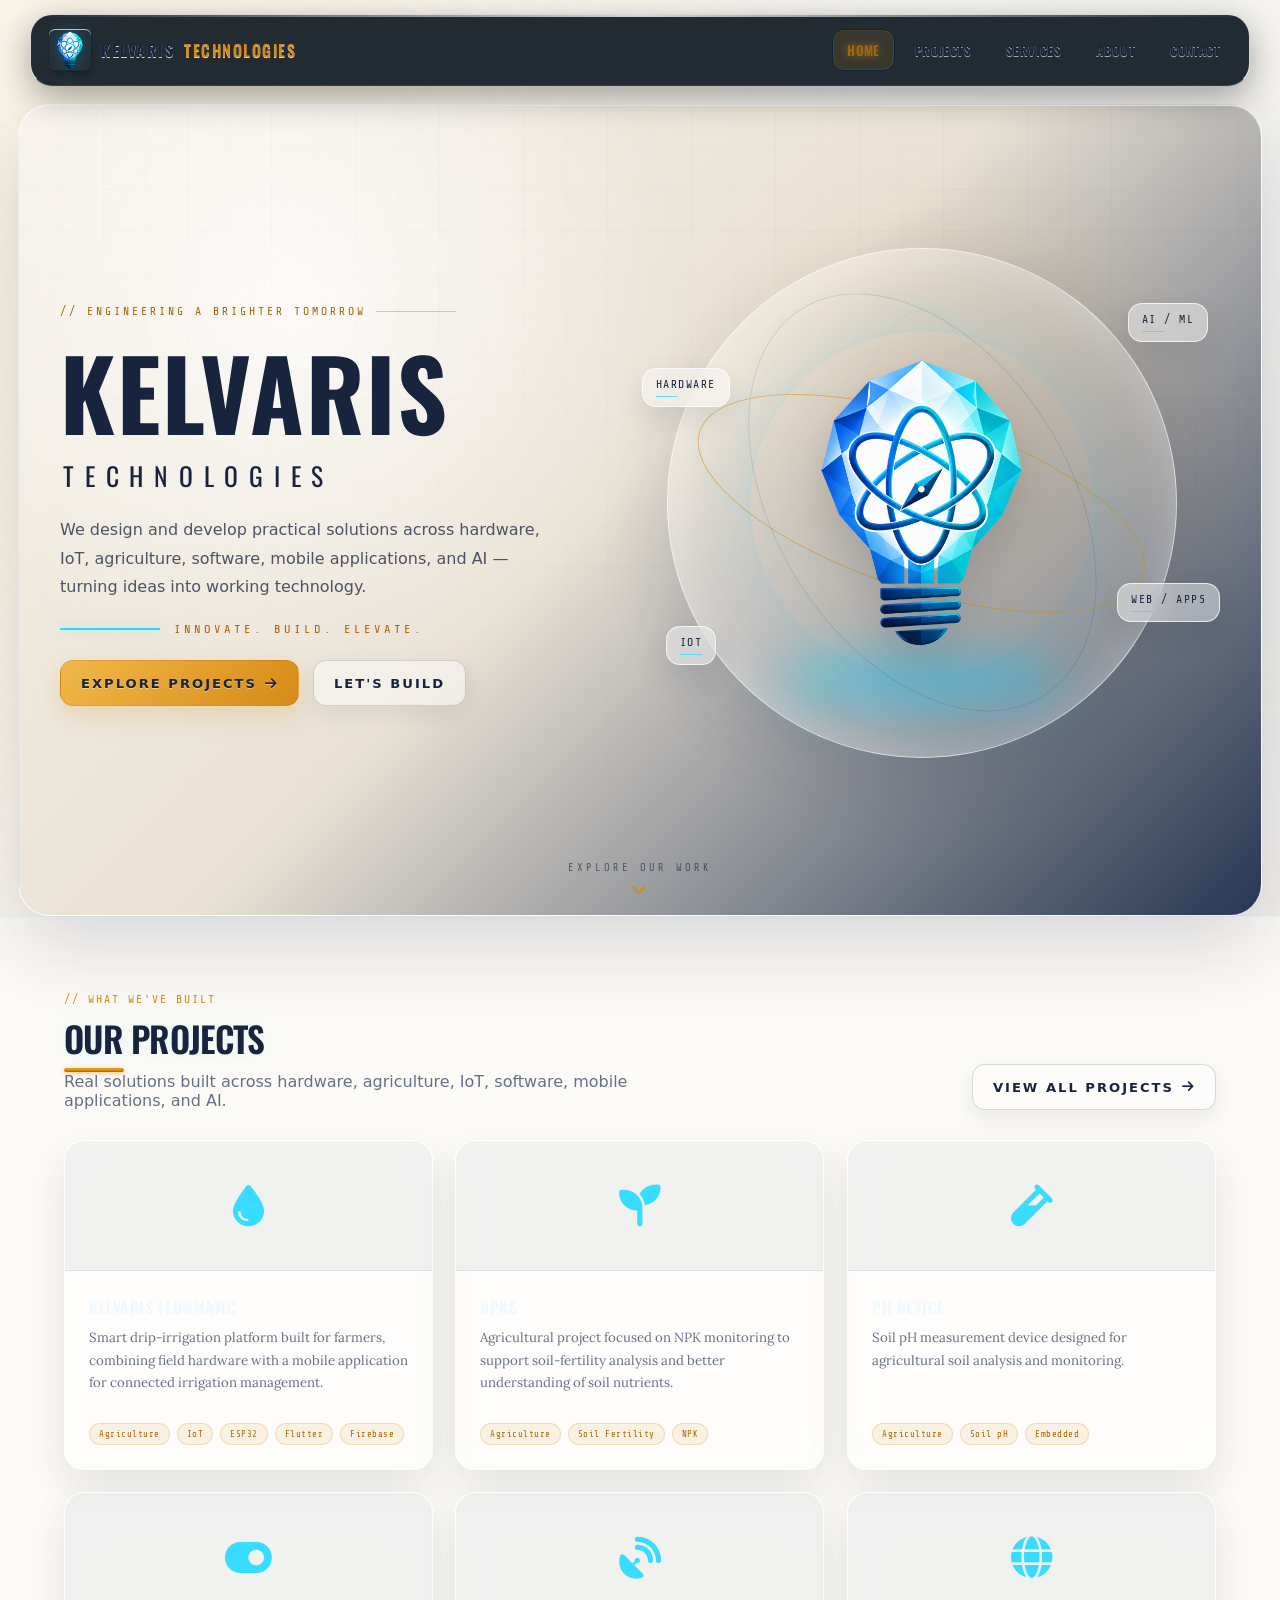
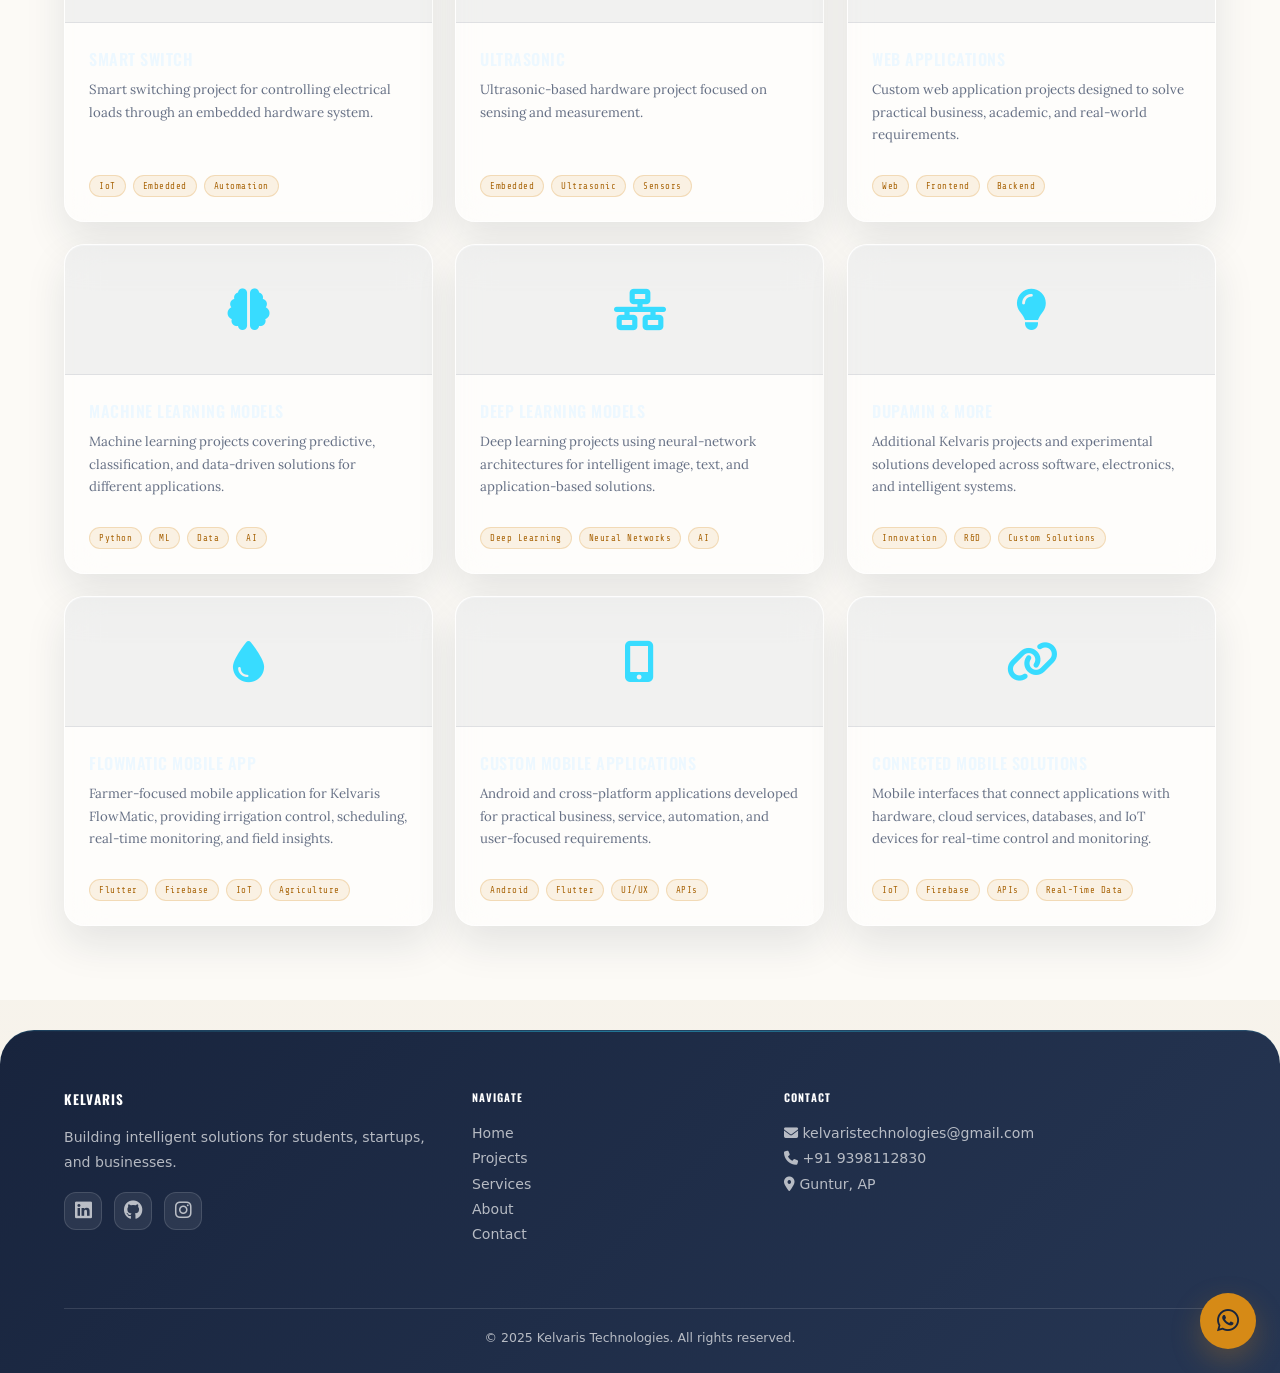
<file: index.html>
<!DOCTYPE html>
<html lang="en">
<head>
  <meta charset="UTF-8">
  <meta name="viewport" content="width=device-width, initial-scale=1.0">
  <title>Kelvaris Technologies – Innovate. Build. Elevate.</title>
  <meta name="description" content="Kelvaris Technologies — custom IoT, embedded systems, drones, agriculture devices, ML, deep learning, and web application solutions for students, startups, and businesses.">

  <!-- Fonts -->
  <link rel="preconnect" href="https://fonts.googleapis.com">
  <link rel="preconnect" href="https://fonts.gstatic.com" crossorigin>
  <link href="https://fonts.googleapis.com/css2?family=Oswald:wght@400;600;700&family=Lora:ital,wght@0,400;0,600;1,400&family=Share+Tech+Mono:wght@400&display=swap" rel="stylesheet">

  <!-- Font Awesome -->
  <link rel="stylesheet" href="https://cdnjs.cloudflare.com/ajax/libs/font-awesome/6.4.2/css/all.min.css">

  <!-- Skeuomorphic design system -->
  <link rel="stylesheet" href="style.css">
  <link rel="stylesheet" href="skeu-3d.css">
  <link rel="stylesheet" href="enhance.css">

  <style>
    /* =============================================
       SPA PAGE SYSTEM
       All pages are <div class="page"> elements.
       Only one has .page-active at a time.
       ============================================= */
    .page {
      display: none;
      animation: page-in 0.35s ease forwards;
    }
    .page-active {
      display: block;
    }
    @keyframes page-in {
      from { opacity: 0; transform: translateY(16px); }
      to   { opacity: 1; transform: translateY(0); }
    }

    /* =============================================
       HOME-ONLY: hero needs full-viewport height
       ============================================= */
    #page-home .skeu-hero {
      min-height: 100vh;
    }

    /* =============================================
       PROJECT CARDS – modal styles
       ============================================= */
    .proj-img {
      height: 130px;
      display: flex;
      align-items: center;
      justify-content: center;
      background: var(--panel-grad);
      border-bottom: 2px solid var(--metal-deep);
      font-size: 2.8rem;
      color: var(--amber-glow);
      text-shadow: 0 0 20px rgba(245,166,35,0.5);
      border-radius: 12px 12px 0 0;
      overflow: hidden;
    }
    .skeu-modal-overlay {
      display: none;
      position: fixed;
      inset: 0;
      background: rgba(0,0,0,0.78);
      z-index: 2000;
      align-items: center;
      justify-content: center;
      padding: 1rem;
    }
    .skeu-modal-overlay.open { display: flex; }
    .skeu-modal {
      background: var(--metal-grad);
      border-radius: 14px;
      border: 2px solid var(--metal-dark);
      box-shadow: var(--shadow-deep);
      max-width: 680px;
      width: 100%;
      max-height: 88vh;
      overflow-y: auto;
    }
    .modal-header {
      background: var(--panel-grad);
      border-radius: 12px 12px 0 0;
      border-bottom: 2px solid var(--metal-deep);
      padding: 1.1rem 1.4rem;
      display: flex;
      align-items: center;
      justify-content: space-between;
    }
    .modal-header h5 {
      font-family: 'Oswald', sans-serif;
      font-size: 1rem;
      letter-spacing: 1.5px;
      text-transform: uppercase;
      color: var(--amber-glow);
      margin: 0;
    }
    .modal-close {
      background: none;
      border: none;
      color: var(--metal-mid);
      font-size: 1.2rem;
      cursor: pointer;
      padding: 4px 8px;
      border-radius: 4px;
      transition: color 0.15s;
    }
    .modal-close:hover { color: var(--amber-glow); }
    .modal-body {
      padding: 1.4rem;
      font-family: 'Lora', serif;
      color: var(--navy);
      font-size: 0.9rem;
      line-height: 1.7;
    }

    /* =============================================
       HERO BRANDING — minimal home hero
       ============================================= */
    #page-home .hero-inner {
      grid-template-columns: 1fr 1fr;
      gap: 4rem;
      align-items: center;
    }

    #page-home .hero-branding {
      display: flex;
      flex-direction: column;
      justify-content: center;
      align-items: flex-start;
    }

    #page-home .hero-brand-name {
      margin: 0;
      font-family: 'Oswald', sans-serif;
      font-size: clamp(3.5rem, 7vw, 6.5rem);
      line-height: 0.95;
      letter-spacing: 0.12em;
      font-weight: 700;
      color: var(--metal-light);
      text-shadow: 3px 3px 0 rgba(0,0,0,0.35), 0 0 35px rgba(245,166,35,0.12);
    }

    #page-home .hero-brand-subtitle {
      margin-top: 0.8rem;
      font-family: 'Share Tech Mono', monospace;
      font-size: clamp(1rem, 2vw, 1.45rem);
      letter-spacing: 0.55em;
      color: var(--amber-glow);
    }

    #page-home .hero-brand-tagline {
      margin-top: 1.8rem;
      padding-top: 1rem;
      border-top: 2px solid var(--amber);
      font-family: 'Share Tech Mono', monospace;
      font-size: clamp(0.78rem, 1.4vw, 1rem);
      letter-spacing: 0.3em;
      color: var(--metal-mid);
    }

    #page-home .hero-logo-wrap {
      display: flex;
      justify-content: flex-end;
    }

    #page-home .hero-logo-panel {
      width: min(100%, 560px);
    }

    @media (max-width: 768px) {
      #page-home .hero-inner {
        grid-template-columns: 1fr;
        gap: 2rem;
        text-align: center;
      }

      #page-home .hero-branding {
        align-items: center;
        order: 1;
      }

      #page-home .hero-logo-wrap {
        justify-content: center;
        order: 2;
      }

      #page-home .hero-brand-tagline {
        letter-spacing: 0.18em;
      }
    }


    /* =============================================
       HOME HERO — floating Kelvaris bulb
       ============================================= */
    #page-home .skeu-hero {
      background:
        radial-gradient(circle at 78% 45%, rgba(0, 198, 255, 0.14), transparent 32%),
        linear-gradient(135deg, #071426 0%, #0b1c32 52%, #07101e 100%);
    }

    #page-home .skeu-hero::before {
      background-image:
        linear-gradient(rgba(77, 156, 210, 0.07) 1px, transparent 1px),
        linear-gradient(90deg, rgba(77, 156, 210, 0.07) 1px, transparent 1px);
      background-size: 42px 42px;
    }

    #page-home .hero-brand-name {
      color: #f4f8ff;
      text-shadow: 0 4px 25px rgba(0,0,0,.5);
    }

    #page-home .hero-brand-subtitle {
      color: #2bd9ff;
    }

    #page-home .hero-brand-tagline {
      color: #aabbd0;
      border-top-color: #2bd9ff;
    }

    #page-home .hero-logo-wrap {
      position: relative;
      min-height: 560px;
      align-items: center;
    }

    #page-home .hero-bulb-stage {
      position: relative;
      width: min(500px, 78vw);
      aspect-ratio: 1 / 1;
      display: flex;
      align-items: center;
      justify-content: center;
      perspective: 1200px;
      transform-style: preserve-3d;
      transition: transform .16s ease-out;
      animation: home-bulb-float 5s ease-in-out infinite;
      will-change: transform;
    }

    #page-home .home-floating-bulb {
      width: 72%;
      height: auto;
      position: relative;
      z-index: 3;
      object-fit: contain;
      pointer-events: none;
      user-select: none;
      transform: translateZ(55px);
      filter: drop-shadow(0 25px 30px rgba(0,0,0,.45))
              drop-shadow(0 0 38px rgba(0,205,255,.30));
    }

    #page-home .home-bulb-glow {
      position: absolute;
      width: 55%;
      height: 18%;
      bottom: 13%;
      border-radius: 50%;
      background: rgba(0, 205, 255, .42);
      filter: blur(30px);
      transform: translateZ(-25px);
    }

    #page-home .home-orbit {
      position: absolute;
      border: 1px solid rgba(43, 217, 255, .24);
      border-radius: 50%;
      pointer-events: none;
      transform-style: preserve-3d;
    }

    #page-home .home-orbit-a {
      width: 82%;
      height: 30%;
      transform: rotateX(64deg) rotateZ(-22deg);
    }

    #page-home .home-orbit-b {
      width: 62%;
      height: 86%;
      transform: rotateY(67deg) rotateZ(10deg);
    }

    @keyframes home-bulb-float {
      0%, 100% { transform: translateY(0); }
      50% { transform: translateY(-14px); }
    }

    @media (max-width: 768px) {
      #page-home .hero-logo-wrap {
        min-height: 390px;
      }
      #page-home .hero-bulb-stage {
        width: min(390px, 90vw);
      }
      #page-home .home-floating-bulb {
        width: 70%;
      }
    }

    /* =============================================
       PROJECTS HERO — cinematic Kelvaris style
       ============================================= */
    /* #page-projects .projects-hero {
      min-height: calc(100vh - 68px);
      position: relative;
      overflow: hidden;
      display: flex;
      align-items: center;
      background:
        radial-gradient(circle at 76% 48%, rgba(0, 190, 255, 0.16), transparent 30%),
        radial-gradient(circle at 22% 70%, rgba(31, 79, 145, 0.18), transparent 34%),
        linear-gradient(135deg, #071426 0%, #0a1b31 48%, #07101e 100%);
      border-bottom: 1px solid rgba(66, 190, 255, 0.18);
      isolation: isolate;
    }

    #page-projects .projects-hero::before {
      content: '';
      position: absolute;
      inset: 0;
      background-image:
        linear-gradient(rgba(77, 156, 210, 0.08) 1px, transparent 1px),
        linear-gradient(90deg, rgba(77, 156, 210, 0.08) 1px, transparent 1px);
      background-size: 46px 46px;
      mask-image: linear-gradient(to bottom, black, transparent 92%);
      pointer-events: none;
    }

    #page-projects .projects-hero::after {
      content: '';
      position: absolute;
      width: 620px;
      height: 620px;
      right: 3%;
      top: 8%;
      border-radius: 50%;
      background: radial-gradient(circle, rgba(0, 208, 255, 0.12), transparent 65%);
      filter: blur(10px);
      pointer-events: none;
      z-index: -1;
    }

    .projects-hero-inner {
      width: min(1240px, 100%);
      margin: 0 auto;
      padding: 90px 2rem 70px;
      display: grid;
      grid-template-columns: 0.95fr 1.05fr;
      align-items: center;
      gap: 3rem;
      position: relative;
      z-index: 2;
    }

    .projects-hero-copy {
      position: relative;
      z-index: 4;
    }

    .projects-hero-kicker {
      display: inline-flex;
      align-items: center;
      gap: 10px;
      color: #27d9ff;
      font-family: 'Share Tech Mono', monospace;
      font-size: 0.78rem;
      letter-spacing: 4px;
      text-transform: uppercase;
      margin-bottom: 1.1rem;
    }

    .projects-hero-kicker::after {
      content: '';
      width: 80px;
      height: 1px;
      background: #27d9ff;
      opacity: 0.6;
    }

    .projects-hero-title {
      margin: 0;
      font-family: 'Oswald', sans-serif;
      font-size: clamp(4rem, 8vw, 7.5rem);
      line-height: 0.9;
      letter-spacing: 0.02em;
      text-transform: uppercase;
      color: #f4f8ff;
      text-shadow: 0 4px 24px rgba(0,0,0,0.45);
    }

    .projects-hero-subtitle {
      margin: 1.3rem 0 0;
      font-family: 'Share Tech Mono', monospace;
      font-size: clamp(0.9rem, 1.8vw, 1.2rem);
      letter-spacing: 0.32em;
      color: #b8cbe0;
      text-transform: uppercase;
    }

    .projects-hero-description {
      max-width: 590px;
      margin: 1.5rem 0 0;
      font-family: 'Lora', serif;
      color: #aabbd0;
      line-height: 1.75;
      font-size: 1rem;
    }

    .projects-hero-motto {
      display: flex;
      align-items: center;
      gap: 14px;
      margin-top: 1.7rem;
      color: #29d9ff;
      font-family: 'Share Tech Mono', monospace;
      letter-spacing: 0.28em;
      font-size: 0.78rem;
      text-transform: uppercase;
    }

    .projects-hero-motto::before {
      content: '';
      width: 100px;
      height: 2px;
      background: #29d9ff;
      box-shadow: 0 0 12px rgba(41,217,255,0.45);
    }

    .projects-hero-visual {
      min-height: 570px;
      position: relative;
      display: flex;
      align-items: center;
      justify-content: center;
      perspective: 1100px;
    }

    .bulb-stage {
      position: relative;
      width: min(520px, 82vw);
      aspect-ratio: 1 / 1;
      display: flex;
      align-items: center;
      justify-content: center;
      transform-style: preserve-3d;
      transition: transform 0.18s ease-out;
      animation: bulb-hover 5s ease-in-out infinite;
      will-change: transform;
    }

    .bulb-stage::before {
      content: '';
      position: absolute;
      width: 58%;
      height: 12%;
      bottom: 9%;
      border-radius: 50%;
      background: rgba(0, 204, 255, 0.36);
      filter: blur(24px);
      transform: translateZ(-40px);
    }

    .bulb-stage::after {
      content: '';
      position: absolute;
      inset: 16%;
      border-radius: 50%;
      border: 1px solid rgba(54, 210, 255, 0.18);
      box-shadow: 0 0 70px rgba(0, 183, 255, 0.11);
      transform: translateZ(-20px);
    }

    .floating-bulb {
      width: 74%;
      height: auto;
      position: relative;
      z-index: 3;
      object-fit: contain;
      filter: drop-shadow(0 20px 28px rgba(0,0,0,0.45)) drop-shadow(0 0 32px rgba(0,205,255,0.25));
      transform: translateZ(45px);
      user-select: none;
      pointer-events: none;
    }

    @keyframes bulb-hover {
      0%, 100% { margin-top: 0; }
      50% { margin-top: -16px; }
    }

    .hero-orbit-ring {
      position: absolute;
      border: 1px solid rgba(51, 206, 255, 0.22);
      border-radius: 50%;
      transform-style: preserve-3d;
      pointer-events: none;
    }
    .hero-orbit-ring.r1 { width: 78%; height: 27%; transform: rotateX(64deg) rotateZ(-20deg); }
    .hero-orbit-ring.r2 { width: 82%; height: 30%; transform: rotateX(64deg) rotateZ(42deg); }
    .hero-orbit-ring.r3 { width: 62%; height: 84%; transform: rotateY(68deg) rotateZ(12deg); }

    .hero-chip {
      position: absolute;
      z-index: 5;
      padding: 10px 15px;
      border: 1px solid rgba(77, 201, 255, 0.48);
      border-radius: 5px;
      background: rgba(6, 25, 46, 0.62);
      backdrop-filter: blur(7px);
      color: #d7f5ff;
      font-family: 'Share Tech Mono', monospace;
      font-size: 0.72rem;
      letter-spacing: 1.5px;
      box-shadow: 0 0 20px rgba(0,170,255,0.08), inset 0 0 12px rgba(0,170,255,0.04);
      animation: chip-float 4s ease-in-out infinite;
    }
    .hero-chip::after {
      content: '';
      display: block;
      width: 22px;
      height: 1px;
      margin-top: 5px;
      background: #2bd9ff;
      opacity: 0.7;
    }
    .hero-chip.c1 { left: 3%; top: 25%; }
    .hero-chip.c2 { right: 2%; top: 13%; animation-delay: -1s; }
    .hero-chip.c3 { left: 7%; bottom: 20%; animation-delay: -2s; }
    .hero-chip.c4 { right: 0; bottom: 28%; animation-delay: -3s; }

    @keyframes chip-float {
      0%,100% { transform: translateY(0); }
      50% { transform: translateY(-8px); }
    }

    .projects-scroll-cue {
      position: absolute;
      bottom: 18px;
      left: 50%;
      transform: translateX(-50%);
      display: flex;
      flex-direction: column;
      align-items: center;
      gap: 7px;
      color: #91a9c1;
      font-family: 'Share Tech Mono', monospace;
      font-size: 0.65rem;
      letter-spacing: 3px;
      text-transform: uppercase;
    }

    .projects-scroll-cue i {
      color: #2bd9ff;
      font-size: 1rem;
      animation: scroll-bounce 1.8s ease-in-out infinite;
    }

    @keyframes scroll-bounce {
      0%,100% { transform: translateY(0); }
      50% { transform: translateY(5px); }
    }

    @media (max-width: 900px) {
      .projects-hero-inner { grid-template-columns: 1fr; text-align: center; padding-top: 70px; }
      .projects-hero-copy { display: flex; flex-direction: column; align-items: center; }
      .projects-hero-description { margin-left: auto; margin-right: auto; }
      .projects-hero-motto { justify-content: center; }
      .projects-hero-visual { min-height: 500px; margin-top: -15px; }
    }

    @media (max-width: 600px) {
      #page-projects .projects-hero { min-height: auto; }
      .projects-hero-inner { padding: 58px 1.2rem 70px; gap: 0.5rem; }
      .projects-hero-title { font-size: clamp(3.4rem, 18vw, 5.2rem); }
      .projects-hero-subtitle { letter-spacing: 0.18em; }
      .projects-hero-motto { letter-spacing: 0.15em; font-size: 0.66rem; }
      .projects-hero-motto::before { width: 45px; }
      .projects-hero-visual { min-height: 390px; }
      .bulb-stage { width: 100%; }
      .floating-bulb { width: 72%; }
      .hero-chip { font-size: 0.58rem; padding: 7px 9px; }
      .hero-chip.c1 { left: 0; top: 23%; }
      .hero-chip.c2 { right: 0; top: 10%; }
      .hero-chip.c3 { left: 2%; bottom: 18%; }
      .hero-chip.c4 { right: 0; bottom: 25%; }
    } */

    /* =============================================
       HERO TAGLINE HIGHLIGHT
       ============================================= */
    .skeu-hero .hero-text em {
      font-style: normal;
      color: var(--amber-glow);
      text-shadow: 0 0 22px rgba(245,166,35,0.5);
    }

    /* =============================================
       HOME STATS: make the hero+stats look clean
       without the big services/contact blocks
       ============================================= */
    .home-feature-grid {
      display: grid;
      grid-template-columns: repeat(2, 1fr);
      gap: 1.2rem;
      margin-top: 2rem;
    }
    .home-feature-card {
      background: var(--panel-grad);
      border: 1px solid rgba(255,255,255,0.08);
      border-radius: 10px;
      padding: 1.1rem 1.3rem;
      display: flex;
      align-items: center;
      gap: 12px;
      cursor: pointer;
      transition: border-color 0.2s, background 0.2s, transform 0.2s;
    }
    .home-feature-card:hover {
      border-color: var(--amber);
      background: rgba(255,255,255,0.04);
      transform: translateY(-3px);
    }
    .home-feature-card i {
      font-size: 1.6rem;
      color: var(--amber-glow);
      text-shadow: 0 0 10px rgba(245,166,35,0.5);
      width: 36px;
      text-align: center;
      flex-shrink: 0;
    }
    .home-feature-card h6 {
      font-family: 'Oswald', sans-serif;
      font-size: 0.82rem;
      letter-spacing: 1px;
      text-transform: uppercase;
      color: var(--metal-light);
      margin: 0 0 2px;
    }
    .home-feature-card p {
      font-family: 'Lora', serif;
      font-size: 0.72rem;
      color: var(--metal-mid);
      margin: 0;
      line-height: 1.4;
    }

    /* =============================================
       TRUSTED BY / CTA STRIP ON HOME
       ============================================= */
    .home-cta-strip {
      background: var(--navy-grad);
      padding: 50px 0;
      text-align: center;
      border-top: 2px solid var(--metal-deep);
      border-bottom: 2px solid var(--metal-deep);
    }
    .home-cta-strip h2 {
      font-family: 'Oswald', sans-serif;
      font-size: 1.8rem;
      color: var(--metal-light);
      letter-spacing: 1px;
      text-transform: uppercase;
      margin-bottom: 0.6rem;
      text-shadow: 2px 2px 0 rgba(0,0,0,0.4);
    }
    .home-cta-strip p {
      font-family: 'Lora', serif;
      color: var(--metal-mid);
      max-width: 460px;
      margin: 0 auto 1.6rem;
      font-size: 0.9rem;
    }

    /* =============================================
       SERVICE CARDS — icon badge color per category
       ============================================= */
    .card-icon-panel.color-blue  { background: linear-gradient(160deg,#0d2240,#1a3660); }
    .card-icon-panel.color-teal  { background: linear-gradient(160deg,#0a2030,#0d3545); }
    .card-icon-panel.color-green { background: linear-gradient(160deg,#0a2218,#0d3520); }
    .card-icon-panel.color-amber { background: linear-gradient(160deg,#261508,#3a2008); }
    .card-icon-panel.color-violet{ background: linear-gradient(160deg,#1a0d35,#281450); }
    .card-icon-panel.color-red   { background: linear-gradient(160deg,#2a0808,#3d0c0c); }

    .card-icon-panel.color-blue i  { color: #38bdf8; text-shadow: 0 0 18px rgba(56,189,248,0.6); }
    .card-icon-panel.color-teal i  { color: #2dd4bf; text-shadow: 0 0 18px rgba(45,212,191,0.6); }
    .card-icon-panel.color-green i { color: #4ade80; text-shadow: 0 0 18px rgba(74,222,128,0.6); }
    .card-icon-panel.color-amber i { color: #f5a623; text-shadow: 0 0 18px rgba(245,166,35,0.6); }
    .card-icon-panel.color-violet i{ color: #a78bfa; text-shadow: 0 0 18px rgba(167,139,250,0.6); }
    .card-icon-panel.color-red i   { color: #f87171; text-shadow: 0 0 18px rgba(248,113,113,0.6); }

    /* =============================================
       MOBILE RESPONSIVE EXTRAS
       ============================================= */
    @media (max-width: 640px) {
      .home-feature-grid { grid-template-columns: 1fr; }
      .col-3 { width: 50%; }
    }
    @media (max-width: 420px) {
      .col-3 { width: 100%; }
    }
  </style>
  <link rel="stylesheet" href="kelvaris-theme.css">
</head>
<body>

<!-- ═══════════════════════════════════════════
     NAVBAR  (shared across all pages)
════════════════════════════════════════════════ -->
<nav class="skeu-navbar" id="mainNav">
  <a class="navbar-brand" href="#" onclick="navigate('home');return false;">
    <img src="kelvaris-bulb.png" alt="Kelvaris Logo">
    KELVARIS <span>TECHNOLOGIES</span>
  </a>
  <button class="navbar-toggle" onclick="toggleMobileMenu()" aria-label="Toggle menu" id="menuToggle">
    <i class="fas fa-bars" id="menuIcon"></i>
  </button>
  <ul class="nav-links" id="navLinks">
    <li><a href="#" onclick="navigate('home');return false;" data-page="home" class="active">Home</a></li>
    <li><a href="#" onclick="navigate('projects');return false;" data-page="project">Projects</a></li>
    <li><a href="#" onclick="navigate('services');return false;" data-page="services">Services</a></li>
    <li><a href="#" onclick="navigate('about');return false;" data-page="about">About</a></li>
    <li><a href="#" onclick="navigate('contact');return false;" data-page="contact">Contact</a></li>
  </ul>
</nav>


<!-- ═══════════════════════════════════════════
     PAGE: HOME
════════════════════════════════════════════════ -->
<div id="page-home" class="page page-active">

  <section class="projects-hero kv-home-project-hero" id="homeHero">
    <div class="projects-hero-inner">
      <div class="projects-hero-copy">
        <span class="projects-hero-kicker">// Engineering A Brighter Tomorrow</span>
        <h1 class="projects-hero-title">KELVARIS</h1>
        <div class="projects-hero-subtitle">TECHNOLOGIES</div>
        <p class="projects-hero-description">
          We design and develop practical solutions across hardware, IoT, agriculture, software, mobile applications, and AI — turning ideas into working technology.
        </p>
        <div class="projects-hero-motto">INNOVATE. BUILD. ELEVATE.</div>
        <div class="kv-home-hero-actions">
          <button class="btn-skeu btn-skeu-primary" onclick="navigate('projects')">Explore Projects <i class="fas fa-arrow-right"></i></button>
          <button class="btn-skeu btn-skeu-outline" onclick="navigate('contact')">Let's Build</button>
        </div>
      </div>
      <div class="projects-hero-visual" id="homeHeroVisual">
        <div class="hero-chip c1">HARDWARE</div>
        <div class="hero-chip c2">AI / ML</div>
        <div class="hero-chip c3">IOT</div>
        <div class="hero-chip c4">WEB / APPS</div>
        <div class="bulb-stage" id="homeBulbStage">
          <div class="hero-orbit-ring r1"></div>
          <div class="hero-orbit-ring r2"></div>
          <div class="hero-orbit-ring r3"></div>
          <img class="floating-bulb" src="kelvaris-bulb.png" alt="Kelvaris Technologies innovation bulb">
        </div>
      </div>
    </div>
    <div class="projects-scroll-cue"><span>Explore Our Work</span><i class="fas fa-chevron-down"></i></div>
  </section>

  <section class="proj-domain-section kv-home-projects-section" id="homeProjects">
    <div class="container">
      <div class="kv-home-section-heading">
        <div>
          <span class="section-label">// What We've Built</span>
          <h2 class="section-title">Our Projects</h2>
          <p>Real solutions built across hardware, agriculture, IoT, software, mobile applications, and AI.</p>
        </div>
        <button class="btn-skeu btn-skeu-outline" onclick="navigate('projects')">View All Projects <i class="fas fa-arrow-right"></i></button>
      </div>
      <div class="proj-grid kv-home-project-grid">
<div class="proj-card">
<div class="proj-card-img color-green"><i class="fas fa-tint"></i></div>
<div class="proj-card-body">
<h5>Kelvaris FlowMatic</h5>
<p>Smart drip-irrigation platform built for farmers, combining field hardware with a mobile application for connected irrigation management.</p>
<div class="proj-tags"><span>Agriculture</span><span>IoT</span><span>ESP32</span><span>Flutter</span><span>Firebase</span></div>
</div>
</div><div class="proj-card">
<div class="proj-card-img color-green"><i class="fas fa-seedling"></i></div>
<div class="proj-card-body">
<h5>NPKS</h5>
<p>Agricultural project focused on NPK monitoring to support soil-fertility analysis and better understanding of soil nutrients.</p>
<div class="proj-tags"><span>Agriculture</span><span>Soil Fertility</span><span>NPK</span></div>
</div>
</div><div class="proj-card">
<div class="proj-card-img color-green"><i class="fas fa-vial"></i></div>
<div class="proj-card-body">
<h5>pH Device</h5>
<p>Soil pH measurement device designed for agricultural soil analysis and monitoring.</p>
<div class="proj-tags"><span>Agriculture</span><span>Soil pH</span><span>Embedded</span></div>
</div>
</div><div class="proj-card">
<div class="proj-card-img color-teal"><i class="fas fa-toggle-on"></i></div>
<div class="proj-card-body">
<h5>Smart Switch</h5>
<p>Smart switching project for controlling electrical loads through an embedded hardware system.</p>
<div class="proj-tags"><span>IoT</span><span>Embedded</span><span>Automation</span></div>
</div>
</div><div class="proj-card">
<div class="proj-card-img color-blue"><i class="fas fa-satellite-dish"></i></div>
<div class="proj-card-body">
<h5>Ultrasonic</h5>
<p>Ultrasonic-based hardware project focused on sensing and measurement.</p>
<div class="proj-tags"><span>Embedded</span><span>Ultrasonic</span><span>Sensors</span></div>
</div>
</div><div class="proj-card">
<div class="proj-card-img color-violet"><i class="fas fa-globe"></i></div>
<div class="proj-card-body">
<h5>Web Applications</h5>
<p>Custom web application projects designed to solve practical business, academic, and real-world requirements.</p>
<div class="proj-tags"><span>Web</span><span>Frontend</span><span>Backend</span></div>
</div>
</div><div class="proj-card">
<div class="proj-card-img color-violet"><i class="fas fa-brain"></i></div>
<div class="proj-card-body">
<h5>Machine Learning Models</h5>
<p>Machine learning projects covering predictive, classification, and data-driven solutions for different applications.</p>
<div class="proj-tags"><span>Python</span><span>ML</span><span>Data</span><span>AI</span></div>
</div>
</div><div class="proj-card">
<div class="proj-card-img color-red"><i class="fas fa-network-wired"></i></div>
<div class="proj-card-body">
<h5>Deep Learning Models</h5>
<p>Deep learning projects using neural-network architectures for intelligent image, text, and application-based solutions.</p>
<div class="proj-tags"><span>Deep Learning</span><span>Neural Networks</span><span>AI</span></div>
</div>
</div><div class="proj-card">
<div class="proj-card-img color-amber"><i class="fas fa-lightbulb"></i></div>
<div class="proj-card-body">
<h5>Dupamin &amp; More</h5>
<p>Additional Kelvaris projects and experimental solutions developed across software, electronics, and intelligent systems.</p>
<div class="proj-tags"><span>Innovation</span><span>R&amp;D</span><span>Custom Solutions</span></div>
</div>
</div><div class="proj-card">
<div class="proj-card-img color-blue"><i class="fas fa-tint"></i></div>
<div class="proj-card-body">
<h5>FlowMatic Mobile App</h5>
<p>Farmer-focused mobile application for Kelvaris FlowMatic, providing irrigation control, scheduling, real-time monitoring, and field insights.</p>
<div class="proj-tags"><span>Flutter</span><span>Firebase</span><span>IoT</span><span>Agriculture</span></div>
</div>
</div><div class="proj-card">
<div class="proj-card-img color-blue"><i class="fas fa-mobile-screen-button"></i></div>
<div class="proj-card-body">
<h5>Custom Mobile Applications</h5>
<p>Android and cross-platform applications developed for practical business, service, automation, and user-focused requirements.</p>
<div class="proj-tags"><span>Android</span><span>Flutter</span><span>UI/UX</span><span>APIs</span></div>
</div>
</div><div class="proj-card">
<div class="proj-card-img color-teal"><i class="fas fa-link"></i></div>
<div class="proj-card-body">
<h5>Connected Mobile Solutions</h5>
<p>Mobile interfaces that connect applications with hardware, cloud services, databases, and IoT devices for real-time control and monitoring.</p>
<div class="proj-tags"><span>IoT</span><span>Firebase</span><span>APIs</span><span>Real-Time Data</span></div>
</div>
</div>
      </div>
    </div>
  </section>

  <footer class="skeu-footer">
    <div class="container">
      <div class="row gap-3">
        <div class="col-3 mb-4">
          <h5>Kelvaris</h5>
          <p>Building intelligent solutions for students, startups, and businesses.</p>
          <div class="footer-social mt-2">
            <a href="#" aria-label="LinkedIn"><i class="fab fa-linkedin"></i></a>
            <a href="#" aria-label="GitHub"><i class="fab fa-github"></i></a>
            <a href="#" aria-label="Instagram"><i class="fab fa-instagram"></i></a>
          </div>
        </div>
        <div class="col-4 mb-4">
          <h6>Navigate</h6>
          <ul>
            <li><a href="#" onclick="navigate('home');return false;">Home</a></li>
            <li><a href="#" onclick="navigate('projects');return false;">Projects</a></li>
            <li><a href="#" onclick="navigate('services');return false;">Services</a></li>
            <li><a href="#" onclick="navigate('about');return false;">About</a></li>
            <li><a href="#" onclick="navigate('contact');return false;">Contact</a></li>
          </ul>
        </div>
        <div class="col-3 mb-4">
          <h6>Contact</h6>
          <p><i class="fas fa-envelope"></i> kelvaristechnologies@gmail.com</p>
          <p><i class="fas fa-phone"></i> +91 9398112830</p>
          <p><i class="fas fa-map-marker-alt"></i> Guntur, AP</p>
        </div>
      </div>
      <hr class="footer-divider">
      <p class="footer-copy">© 2025 Kelvaris Technologies. All rights reserved.</p>
    </div>
  </footer>
</div>


<!-- PAGE: PROJECTS -->
<div id="page-projects" class="page">

  <div class="plate-divider"></div>

  <!-- FEATURED PROJECT -->
  <section class="proj-domain-section" style="padding-top:55px;">
    <div class="container">
      <div class="proj-domain-header">
        <span class="proj-domain-icon color-green"><i class="fas fa-star"></i></span>
        <div>
          <h2 class="proj-domain-title">Featured Project</h2>
          <p class="proj-domain-sub">Our flagship agricultural IoT solution</p>
        </div>
      </div>

      <div class="proj-grid">
        <div class="proj-card">
          <div class="proj-card-img color-green">
            <i class="fas fa-tint"></i>
          </div>
          <div class="proj-card-body">
            <h5>Kelvaris FlowMatic</h5>
            <p>Smart drip-irrigation platform built for farmers, combining field hardware with a mobile application for connected irrigation management.</p>
            <div class="proj-tags">
              <span>Agriculture</span><span>IoT</span><span>ESP32</span><span>Flutter</span><span>Firebase</span>
            </div>
          </div>
        </div>
      </div>
    </div>
  </section>

  <!-- HARDWARE & AGRICULTURE -->
  <section class="proj-domain-section">
    <div class="container">
      <div class="proj-domain-header">
        <span class="proj-domain-icon color-blue"><i class="fas fa-microchip"></i></span>
        <div>
          <h2 class="proj-domain-title">Hardware & Agriculture</h2>
          <p class="proj-domain-sub">Embedded devices, agricultural systems & smart electronics</p>
        </div>
      </div>

      <div class="proj-grid">

        <div class="proj-card">
          <div class="proj-card-img color-green">
            <i class="fas fa-seedling"></i>
          </div>
          <div class="proj-card-body">
            <h5>NPKS</h5>
            <p>Agricultural project focused on NPK monitoring to support soil-fertility analysis and better understanding of soil nutrients.</p>
            <div class="proj-tags">
              <span>Agriculture</span><span>Soil Fertility</span><span>NPK</span>
            </div>
          </div>
        </div>

        <div class="proj-card">
          <div class="proj-card-img color-green">
            <i class="fas fa-vial"></i>
          </div>
          <div class="proj-card-body">
            <h5>pH Device</h5>
            <p>Soil pH measurement device designed for agricultural soil analysis and monitoring.</p>
            <div class="proj-tags">
              <span>Agriculture</span><span>Soil pH</span><span>Embedded</span>
            </div>
          </div>
        </div>

        <div class="proj-card">
          <div class="proj-card-img color-teal">
            <i class="fas fa-toggle-on"></i>
          </div>
          <div class="proj-card-body">
            <h5>Smart Switch</h5>
            <p>Smart switching project for controlling electrical loads through an embedded hardware system.</p>
            <div class="proj-tags">
              <span>IoT</span><span>Embedded</span><span>Automation</span>
            </div>
          </div>
        </div>

        <div class="proj-card">
          <div class="proj-card-img color-blue">
            <i class="fas fa-satellite-dish"></i>
          </div>
          <div class="proj-card-body">
            <h5>Ultrasonic</h5>
            <p>Ultrasonic-based hardware project focused on sensing and measurement.</p>
            <div class="proj-tags">
              <span>Embedded</span><span>Ultrasonic</span><span>Sensors</span>
            </div>
          </div>
        </div>

      </div>
    </div>
  </section>

  <!-- SOFTWARE & AI -->
  <section class="proj-domain-section">
    <div class="container">
      <div class="proj-domain-header">
        <span class="proj-domain-icon color-violet"><i class="fas fa-code"></i></span>
        <div>
          <h2 class="proj-domain-title">Software & AI</h2>
          <p class="proj-domain-sub">Web applications, machine learning & deep learning solutions</p>
        </div>
      </div>

      <div class="proj-grid">

        <div class="proj-card">
          <div class="proj-card-img color-violet">
            <i class="fas fa-globe"></i>
          </div>
          <div class="proj-card-body">
            <h5>Web Applications</h5>
            <p>Custom web application projects designed to solve practical business, academic, and real-world requirements.</p>
            <div class="proj-tags">
              <span>Web</span><span>Frontend</span><span>Backend</span>
            </div>
          </div>
        </div>

        <div class="proj-card">
          <div class="proj-card-img color-violet">
            <i class="fas fa-brain"></i>
          </div>
          <div class="proj-card-body">
            <h5>Machine Learning Models</h5>
            <p>Machine learning projects covering predictive, classification, and data-driven solutions for different applications.</p>
            <div class="proj-tags">
              <span>Python</span><span>ML</span><span>Data</span><span>AI</span>
            </div>
          </div>
        </div>

        <div class="proj-card">
          <div class="proj-card-img color-red">
            <i class="fas fa-network-wired"></i>
          </div>
          <div class="proj-card-body">
            <h5>Deep Learning Models</h5>
            <p>Deep learning projects using neural-network architectures for intelligent image, text, and application-based solutions.</p>
            <div class="proj-tags">
              <span>Deep Learning</span><span>Neural Networks</span><span>AI</span>
            </div>
          </div>
        </div>

        <div class="proj-card">
          <div class="proj-card-img color-amber">
            <i class="fas fa-lightbulb"></i>
          </div>
          <div class="proj-card-body">
            <h5>Dupamin & More</h5>
            <p>Additional Kelvaris projects and experimental solutions developed across software, electronics, and intelligent systems.</p>
            <div class="proj-tags">
              <span>Innovation</span><span>R&D</span><span>Custom Solutions</span>
            </div>
          </div>
        </div>

      </div>
    </div>
  </section>

  <!-- MOBILE APPLICATIONS -->
  <section class="proj-domain-section">
    <div class="container">
      <div class="proj-domain-header">
        <span class="proj-domain-icon color-blue"><i class="fas fa-mobile-alt"></i></span>
        <div>
          <h2 class="proj-domain-title">Mobile Applications</h2>
          <p class="proj-domain-sub">Mobile applications built to connect users with real-world systems and services</p>
        </div>
      </div>

      <div class="proj-grid">

        <div class="proj-card">
          <div class="proj-card-img color-blue">
            <i class="fas fa-tint"></i>
          </div>
          <div class="proj-card-body">
            <h5>FlowMatic Mobile App</h5>
            <p>Farmer-focused mobile application for Kelvaris FlowMatic, providing irrigation control, scheduling, real-time monitoring, and field insights.</p>
            <div class="proj-tags">
              <span>Flutter</span><span>Firebase</span><span>IoT</span><span>Agriculture</span>
            </div>
          </div>
        </div>

        <div class="proj-card">
          <div class="proj-card-img color-blue">
            <i class="fas fa-mobile-screen-button"></i>
          </div>
          <div class="proj-card-body">
            <h5>Custom Mobile Applications</h5>
            <p>Android and cross-platform applications developed for practical business, service, automation, and user-focused requirements.</p>
            <div class="proj-tags">
              <span>Android</span><span>Flutter</span><span>UI/UX</span><span>APIs</span>
            </div>
          </div>
        </div>

        <div class="proj-card">
          <div class="proj-card-img color-teal">
            <i class="fas fa-link"></i>
          </div>
          <div class="proj-card-body">
            <h5>Connected Mobile Solutions</h5>
            <p>Mobile interfaces that connect applications with hardware, cloud services, databases, and IoT devices for real-time control and monitoring.</p>
            <div class="proj-tags">
              <span>IoT</span><span>Firebase</span><span>APIs</span><span>Real-Time Data</span>
            </div>
          </div>
        </div>

      </div>
    </div>
  </section>

  <!-- CTA -->
  <section style="background:var(--navy-grad);padding:60px 0;text-align:center;">
    <div class="container">
      <span class="section-label" style="color:var(--amber-glow);">// Have an Idea?</span>
      <h2 style="font-family:'Oswald',sans-serif;font-size:2rem;color:var(--metal-light);letter-spacing:1px;text-transform:uppercase;margin-bottom:1rem;">Let's Build It</h2>
      <p style="color:var(--metal-mid);font-family:'Lora',serif;max-width:500px;margin:0 auto 2rem;">
        Have a hardware, agriculture, web, ML, or AI project in mind? Let's turn the idea into a working solution.
      </p>
      <a href="#" onclick="navigate('contact');return false;" class="btn-skeu btn-skeu-primary">Contact Us</a>
    </div>
  </section>

  <!-- FOOTER -->
  <footer class="skeu-footer">
    <div class="container">
      <div class="row gap-3">
        <div class="col-3 mb-4">
          <h5>Kelvaris</h5>
          <p>Building intelligent solutions for students, startups, and businesses.</p>
          <div class="footer-social mt-2">
            <a href="#"><i class="fab fa-linkedin"></i></a>
            <a href="#"><i class="fab fa-github"></i></a>
            <a href="#"><i class="fab fa-instagram"></i></a>
          </div>
        </div>
        <div class="col-4 mb-4">
          <h6>Navigate</h6>
          <ul>
            <li><a href="#" onclick="navigate('home');return false;">Home</a></li>
            <li><a href="#" onclick="navigate('projects');return false;">Projects</a></li>
            <li><a href="#" onclick="navigate('services');return false;">Services</a></li>
            <li><a href="#" onclick="navigate('about');return false;">About</a></li>
            <li><a href="#" onclick="navigate('contact');return false;">Contact</a></li>
          </ul>
        </div>
        <div class="col-3 mb-4">
          <h6>Contact</h6>
          <p><i class="fas fa-envelope" style="margin-right:6px;color:var(--amber);"></i> kelvaristechnologies@gmail.com</p>
          <p style="margin-top:6px;"><i class="fas fa-phone" style="margin-right:6px;color:var(--amber);"></i> +91 9398112830</p>
        </div>
      </div>
      <hr class="footer-divider">
      <p class="footer-copy">© 2025 Kelvaris Technologies. All rights reserved.</p>
    </div>
  </footer>

</div>


</div>


<div id="page-services" class="page">

  <section class="page-header-section">
    <div class="pcb-grid"></div>
    <div class="container text-center" style="position:relative;z-index:2;">
      <span class="section-label" style="color:var(--amber-glow);">// What We Do</span>
      <h1 class="section-title section-title-center" style="color:var(--metal-light);text-shadow:2px 2px 0 rgba(0,0,0,0.4);">Our Services</h1>
      <p style="max-width:680px;margin:1rem auto 0;color:var(--metal-mid);font-family:'Lora',serif;line-height:1.7;">
        Practical technology solutions across hardware, IoT, agriculture, software, mobile applications, and AI.
      </p>
    </div>
  </section>

  <div class="plate-divider"></div>

  <section class="skeu-section" style="background:var(--cream);">
    <div class="container">
      <div class="row gap-3">

        <div class="col-2 mb-4">
          <div class="skeu-card">
            <div class="card-icon-panel color-blue"><i class="fas fa-microchip"></i></div>
            <div class="card-body">
              <span class="section-label">// 01</span>
              <h3>Embedded Systems</h3>
              <p>Custom embedded hardware, microcontroller systems, sensors, automation, and connected device solutions.</p>
            </div>
          </div>
        </div>

        <div class="col-2 mb-4">
          <div class="skeu-card">
            <div class="card-icon-panel color-teal"><i class="fas fa-wifi"></i></div>
            <div class="card-body">
              <span class="section-label">// 02</span>
              <h3>IoT Solutions</h3>
              <p>Connected devices and cloud-integrated systems for monitoring, control, automation, and real-time data.</p>
            </div>
          </div>
        </div>

        <div class="col-2 mb-4">
          <div class="skeu-card">
            <div class="card-icon-panel color-green"><i class="fas fa-seedling"></i></div>
            <div class="card-body">
              <span class="section-label">// 03</span>
              <h3>Agriculture Technology</h3>
              <p>Smart agriculture devices and platforms for irrigation, soil monitoring, sensing, and farm automation.</p>
            </div>
          </div>
        </div>

        <div class="col-2 mb-4">
          <div class="skeu-card">
            <div class="card-icon-panel color-violet"><i class="fas fa-globe"></i></div>
            <div class="card-body">
              <span class="section-label">// 04</span>
              <h3>Web Applications</h3>
              <p>Modern web applications for business, academic, service, automation, and real-world requirements.</p>
            </div>
          </div>
        </div>

        <div class="col-2 mb-4">
          <div class="skeu-card">
            <div class="card-icon-panel color-blue"><i class="fas fa-mobile-screen-button"></i></div>
            <div class="card-body">
              <span class="section-label">// 05</span>
              <h3>Mobile Applications</h3>
              <p>Android and cross-platform applications with polished interfaces, APIs, Firebase, and connected services.</p>
            </div>
          </div>
        </div>

        <div class="col-2 mb-4">
          <div class="skeu-card">
            <div class="card-icon-panel color-violet"><i class="fas fa-brain"></i></div>
            <div class="card-body">
              <span class="section-label">// 06</span>
              <h3>AI / ML</h3>
              <p>Machine learning and deep learning solutions for prediction, classification, intelligent applications, and data-driven systems.</p>
            </div>
          </div>
        </div>

      </div>
    </div>
  </section>

  <section style="background:var(--navy-grad);padding:60px 0;text-align:center;">
    <div class="container">
      <span class="section-label" style="color:var(--amber-glow);">// Have an Idea?</span>
      <h2 style="font-family:'Oswald',sans-serif;font-size:2rem;color:var(--metal-light);letter-spacing:1px;text-transform:uppercase;margin-bottom:1rem;">Let's Build It</h2>
      <p style="color:var(--metal-mid);font-family:'Lora',serif;max-width:500px;margin:0 auto 2rem;">
        Tell us what you want to build and we'll help turn the idea into a working solution.
      </p>
      <a href="#" onclick="navigate('contact');return false;" class="btn-skeu btn-skeu-primary">Contact Us</a>
    </div>
  </section>

  <footer class="skeu-footer">
    <div class="container">
      <p class="footer-copy">© 2025 Kelvaris Technologies. All rights reserved.</p>
    </div>
  </footer>

</div>

<div id="page-about" class="page">

  <section class="page-header-section">
    <div class="pcb-grid"></div>
    <div class="container text-center" style="position:relative;z-index:2;">
      <span class="section-label" style="color:var(--amber-glow);">// Who We Are</span>
      <h1 class="section-title section-title-center" style="color:var(--metal-light);text-shadow:2px 2px 0 rgba(0,0,0,0.4);">About Us</h1>
    </div>
  </section>

  <div class="plate-divider"></div>

  <section class="skeu-section" style="background:var(--cream);">
    <div class="container">
      <div class="row gap-3" style="align-items:flex-start;">

        <div class="col-2 mb-4">
          <div class="about-panel">
            <span class="section-label">// Our Mission</span>
            <h2 class="section-title" style="margin-bottom:1.4rem;">Passionate<br>About Engineering</h2>
            <p>We are a dedicated team specialising in <strong>Hardware, IoT, Drones, Agriculture Devices, and AI</strong> — delivering innovative solutions for academic projects and real-world applications.</p>
            <p style="margin-top:1rem;">From smart irrigation to autonomous drones and deep learning systems, our focus is on <strong>practical implementations</strong> combined with software intelligence. With strong expertise in microcontrollers, PCB design, aerial systems, and system integration, we help students and businesses turn their ideas into working prototypes.</p>
            <ul class="check-list mt-3">
              <li><i class="fas fa-check-circle"></i> 50+ Projects Delivered</li>
              <li><i class="fas fa-check-circle"></i> IoT, Drone &amp; Agriculture Expertise</li>
              <li><i class="fas fa-check-circle"></i> Deep Learning &amp; ML Specialists</li>
              <li><i class="fas fa-check-circle"></i> End-to-End Prototype Solutions</li>
              <li><i class="fas fa-check-circle"></i> Collaborative Team of Specialists</li>
            </ul>
          </div>
        </div>

        <div class="col-2 mb-4">
          <div style="background:var(--panel-grad);border-radius:14px;border:2px solid var(--navy-mid);padding:2rem;box-shadow:var(--shadow-deep);">
            <span class="section-label" style="color:var(--amber-glow);">// The People</span>
            <h3 style="font-family:'Oswald',sans-serif;font-size:1.3rem;color:var(--metal-light);letter-spacing:1px;text-transform:uppercase;margin-bottom:1.4rem;text-shadow:1px 1px 0 rgba(0,0,0,0.4);">Our Team</h3>
            <div class="row gap-2">
              <div class="col-2 mb-2"><div class="team-card"><i class="fas fa-user-cog"></i><h6>Gangadhar Bhagathi</h6></div></div>
              <div class="col-2 mb-2"><div class="team-card"><i class="fas fa-user-cog"></i><h6>Teja Srinivas Ande</h6></div></div>
              <div class="col-2 mb-2"><div class="team-card"><i class="fas fa-user-cog"></i><h6>Srilakshmi Abburi</h6></div></div>
              <div class="col-2 mb-2"><div class="team-card"><i class="fas fa-user-cog"></i><h6>Srilatha Abburi</h6></div></div>
              <div class="col-2 mb-2"><div class="team-card"><i class="fas fa-user-cog"></i><h6>Manikanta Sai</h6></div></div>
              <div class="col-2 mb-2"><div class="team-card"><i class="fas fa-user-cog"></i><h6>Geeshpath Kanatham</h6></div></div>
            </div>
          </div>
        </div>

      </div>
    </div>
  </section>

  <footer class="skeu-footer">
    <div class="container">
      <div class="row gap-3">
        <div class="col-3 mb-4">
          <h5>Kelvaris</h5>
          <p>Building intelligent solutions for students, startups, and businesses.</p>
          <div class="footer-social mt-2">
            <a href="#"><i class="fab fa-linkedin"></i></a>
            <a href="#"><i class="fab fa-github"></i></a>
            <a href="#"><i class="fab fa-instagram"></i></a>
          </div>
        </div>
        <div class="col-4 mb-4">
          <h6>Navigate</h6>
          <ul>
            <li><a href="#" onclick="navigate('home');return false;">Home</a></li>
            <li><a href="#" onclick="navigate('projects');return false;">Projects</a></li>
            <li><a href="#" onclick="navigate('services');return false;">Services</a></li>
            <li><a href="#" onclick="navigate('about');return false;">About</a></li>
            <li><a href="#" onclick="navigate('contact');return false;">Contact</a></li>
          </ul>
        </div>
        <div class="col-3 mb-4">
          <h6>Contact</h6>
          <p><i class="fas fa-envelope" style="margin-right:6px;color:var(--amber);"></i> kelvaristechnologies@gmail.com</p>
          <p style="margin-top:6px;"><i class="fas fa-phone" style="margin-right:6px;color:var(--amber);"></i> +91 9398112830</p>
          <p style="margin-top:6px;"><i class="fas fa-map-marker-alt" style="margin-right:6px;color:var(--amber);"></i> Guntur, AP</p>
        </div>
      </div>
      <hr class="footer-divider">
      <p class="footer-copy">© 2025 Kelvaris Technologies. All rights reserved.</p>
    </div>
  </footer>
</div>


<!-- ═══════════════════════════════════════════
     PAGE: CONTACT
════════════════════════════════════════════════ -->
<div id="page-contact" class="page">

  <section class="page-header-section">
    <div class="pcb-grid"></div>
    <div class="container text-center" style="position:relative;z-index:2;">
      <span class="section-label" style="color:var(--amber-glow);">// Reach Out</span>
      <h1 class="section-title section-title-center" style="color:var(--metal-light);text-shadow:2px 2px 0 rgba(0,0,0,0.4);">Contact Us</h1>
      <p style="color:var(--metal-mid);font-family:'Lora',serif;max-width:500px;margin:1.2rem auto 0;">Share your project details and we'll respond within 24 hours.</p>
    </div>
  </section>

  <div class="plate-divider"></div>

  <section class="skeu-section" style="background:var(--cream);">
    <div class="container">
      <div class="row gap-3" style="align-items:flex-start;justify-content:center;">

        <!-- Info cards -->
        <div style="width:30%;min-width:240px;" class="mb-4">
          <div style="display:flex;flex-direction:column;gap:1rem;">
            <div class="contact-info-block">
              <i class="fas fa-envelope"></i>
              <h5>Email</h5>
              <p>kelvaristechnologies@gmail.com</p>
            </div>
            <div class="contact-info-block">
              <i class="fas fa-phone"></i>
              <h5>Phone</h5>
              <p>+91 9398112830</p>
            </div>
            <div class="contact-info-block">
              <i class="fas fa-map-marker-alt"></i>
              <h5>Location</h5>
              <p>Guntur, Andhra Pradesh</p>
            </div>
            <div class="contact-info-block">
              <i class="fab fa-whatsapp"></i>
              <h5>WhatsApp</h5>
              <p>+91 9398112830</p>
            </div>
          </div>
        </div>

        <!-- Form -->
        <div style="flex:1;min-width:280px;" class="mb-4">
          <div class="skeu-form-panel">
            <span class="section-label">// Project Inquiry</span>
            <h2 class="section-title" style="margin-bottom:1.8rem;">Send a Message</h2>

            <form action="https://formspree.io/f/xblawnlk" method="POST" onsubmit="handleFormSubmit(event)">
              <div class="form-group">
                <label class="form-label" for="name">Your Name</label>
                <input type="text" id="name" name="name" class="form-control-skeu" placeholder="Enter your full name" required>
              </div>
              <div class="form-group">
                <label class="form-label" for="email">Email Address</label>
                <input type="email" id="email" name="email" class="form-control-skeu" placeholder="Enter your email" required>
              </div>
              <div class="form-group">
                <label class="form-label" for="subject">Subject</label>
                <input type="text" id="subject" name="subject" class="form-control-skeu" placeholder="e.g. Drone Project Inquiry" required>
              </div>
              <div class="form-group">
                <label class="form-label" for="message">Message</label>
                <textarea id="message" name="message" rows="5" class="form-control-skeu" placeholder="Describe your project..." required style="resize:vertical;"></textarea>
              </div>
              <button type="submit" class="btn-skeu btn-skeu-primary" style="width:100%;" id="submitBtn">
                <i class="fas fa-paper-plane" style="margin-right:8px;"></i>Send Message
              </button>
              <div id="formSuccess" style="display:none;margin-top:1rem;padding:12px;background:rgba(46,204,113,0.15);border:1px solid rgba(46,204,113,0.4);border-radius:8px;text-align:center;font-family:'Oswald',sans-serif;font-size:0.85rem;letter-spacing:1px;color:#2ecc71;">
                ✓ MESSAGE SENT — WE'LL BE IN TOUCH SOON!
              </div>
              <div id="formError" style="display:none;margin-top:1rem;padding:12px;background:rgba(231,76,60,0.15);border:1px solid rgba(231,76,60,0.4);border-radius:8px;text-align:center;font-family:'Oswald',sans-serif;font-size:0.85rem;letter-spacing:1px;color:#e74c3c;">
                ✗ SOMETHING WENT WRONG — PLEASE TRY AGAIN OR EMAIL US DIRECTLY.
              </div>
            </form>
          </div>
        </div>

      </div>
    </div>
  </section>

  <footer class="skeu-footer">
    <div class="container">
      <div class="row gap-3">
        <div class="col-3 mb-4">
          <h5>Kelvaris</h5>
          <p>Building intelligent solutions for students, startups, and businesses.</p>
          <div class="footer-social mt-2">
            <a href="#"><i class="fab fa-linkedin"></i></a>
            <a href="#"><i class="fab fa-github"></i></a>
            <a href="#"><i class="fab fa-instagram"></i></a>
          </div>
        </div>
        <div class="col-4 mb-4">
          <h6>Navigate</h6>
          <ul>
            <li><a href="#" onclick="navigate('home');return false;">Home</a></li>
            <li><a href="#" onclick="navigate('projects');return false;">Projects</a></li>
            <li><a href="#" onclick="navigate('services');return false;">Services</a></li>
            <li><a href="#" onclick="navigate('about');return false;">About</a></li>
            <li><a href="#" onclick="navigate('contact');return false;">Contact</a></li>
          </ul>
        </div>
        <div class="col-3 mb-4">
          <h6>Contact Info</h6>
          <p><i class="fas fa-envelope" style="margin-right:6px;color:var(--amber);"></i> kelvaristechnologies@gmail.com</p>
          <p style="margin-top:6px;"><i class="fas fa-phone" style="margin-right:6px;color:var(--amber);"></i> +91 9398112830</p>
        </div>
      </div>
      <hr class="footer-divider">
      <p class="footer-copy">© 2025 Kelvaris Technologies. All rights reserved.</p>
    </div>
  </footer>
</div>


<!-- WhatsApp Float (always visible) -->
<a href="https://wa.me/919398112830?text=Hi! I'm interested in Kelvaris Technologies services." class="float-wa" target="_blank" rel="noopener noreferrer" aria-label="Chat on WhatsApp">
  <i class="fab fa-whatsapp"></i>
</a>


<!-- =============================================
     PAGE HEADER SHARED STYLES (injected inline
     since we can't add a second <style> cleanly
     in the head without duplication — done here
     for maintainability)
============================================== -->
<style>
  .page-header-section {
    background: var(--panel-grad);
    padding: 110px 0 52px;
    position: relative;
    overflow: hidden;
  }
  .pcb-grid {
    position: absolute;
    inset: 0;
    background-image:
      linear-gradient(rgba(46,64,112,0.16) 1px, transparent 1px),
      linear-gradient(90deg, rgba(46,64,112,0.16) 1px, transparent 1px);
    background-size: 32px 32px;
    pointer-events: none;
  }
</style>


<!-- =============================================
     SCRIPTS
============================================== -->
<script>
  /* ──────────────────────────────────────────
     SPA ROUTER
  ────────────────────────────────────────── */
  const PAGES = ['home', 'projects', 'services', 'about', 'contact'];
  let currentPage = 'home';

  function navigate(pageId) {
    if (!PAGES.includes(pageId)) return;

    // Hide all pages
    PAGES.forEach(p => {
      const el = document.getElementById('page-' + p);
      if (el) el.classList.remove('page-active');
    });

    // Show target page
    const target = document.getElementById('page-' + pageId);
    if (target) target.classList.add('page-active');

    // Update nav active state
    document.querySelectorAll('.nav-links a[data-page]').forEach(a => {
      a.classList.toggle('active', a.dataset.page === pageId);
    });

    // Close mobile menu
    document.getElementById('navLinks').classList.remove('open');
    document.getElementById('menuIcon').className = 'fas fa-bars';

    // Scroll to top
    window.scrollTo({ top: 0, behavior: 'smooth' });

    currentPage = pageId;

    // Update browser URL hash for back-button support
    history.pushState({ page: pageId }, '', '#' + pageId);
  }

  // Handle browser back/forward
  window.addEventListener('popstate', (e) => {
    const page = e.state?.page || 'home';
    navigate(page);
  });

  // Handle initial hash on load
  window.addEventListener('DOMContentLoaded', () => {
    const hash = location.hash.replace('#', '');
    if (PAGES.includes(hash)) navigate(hash);
  });

  /* ──────────────────────────────────────────
     MOBILE MENU TOGGLE
  ────────────────────────────────────────── */
  function toggleMobileMenu() {
    const links = document.getElementById('navLinks');
    const icon  = document.getElementById('menuIcon');
    const isOpen = links.classList.toggle('open');
    icon.className = isOpen ? 'fas fa-times' : 'fas fa-bars';
  }

  /* ──────────────────────────────────────────
     MODAL HELPERS
  ────────────────────────────────────────── */
  function openModal(id) {
    document.getElementById(id).classList.add('open');
    document.body.style.overflow = 'hidden';
  }
  function closeModal(id) {
    document.getElementById(id).classList.remove('open');
    document.body.style.overflow = '';
  }
  // Click outside modal to close
  document.addEventListener('click', (e) => {
    if (e.target.classList.contains('skeu-modal-overlay')) {
      e.target.classList.remove('open');
      document.body.style.overflow = '';
    }
  });
  // Escape key closes modal
  document.addEventListener('keydown', (e) => {
    if (e.key === 'Escape') {
      document.querySelectorAll('.skeu-modal-overlay.open').forEach(m => {
        m.classList.remove('open');
        document.body.style.overflow = '';
      });
    }
  });

  /* ──────────────────────────────────────────
   PROJECT DOMAIN FILTER
────────────────────────────────────────── */
function filterProjects(domain, btnEl) {
  const sections = document.querySelectorAll('.proj-domain-section');

  sections.forEach(section => {
    if (domain === 'all' || section.dataset.domain === domain) {
      section.style.display = '';
    } else {
      section.style.display = 'none';
    }
  });

  // Update active tab state
  document.querySelectorAll('.proj-filter-btn').forEach(btn => {
    btn.classList.remove('active');
    btn.setAttribute('aria-selected', 'false');
  });
  btnEl.classList.add('active');
  btnEl.setAttribute('aria-selected', 'true');

  // Scroll to the filter bar (or the matched section) smoothly
  if (domain !== 'all') {
    const target = document.querySelector(`.proj-domain-section[data-domain="${domain}"]`);
    if (target) {
      target.scrollIntoView({ behavior: 'smooth', block: 'start' });
    }
  } else {
    document.querySelector('.proj-filter-bar').scrollIntoView({ behavior: 'smooth', block: 'start' });
  }
}
  /* ──────────────────────────────────────────
     CONTACT FORM (AJAX via Formspree)
  ────────────────────────────────────────── */
  async function handleFormSubmit(e) {
    e.preventDefault();
    const btn     = document.getElementById('submitBtn');
    const success = document.getElementById('formSuccess');
    const error   = document.getElementById('formError');
    success.style.display = 'none';
    error.style.display   = 'none';
    btn.disabled = true;
    btn.innerHTML = '<i class="fas fa-spinner fa-spin" style="margin-right:8px;"></i>Sending...';

    try {
      const res = await fetch(e.target.action, {
        method: 'POST',
        body: new FormData(e.target),
        headers: { Accept: 'application/json' },
      });
      if (res.ok) {
        success.style.display = 'block';
        e.target.reset();
      } else {
        error.style.display = 'block';
      }
    } catch {
      error.style.display = 'block';
    } finally {
      btn.disabled = false;
      btn.innerHTML = '<i class="fas fa-paper-plane" style="margin-right:8px;"></i>Send Message';
    }
  }

  /* ──────────────────────────────────────────
     HOME HERO — mouse-reactive floating bulb
  ────────────────────────────────────────── */
  const homeBulbStage = document.getElementById('homeBulbStage');
  const homeHero = document.getElementById('home');
  if (homeBulbStage && homeHero) {
    homeHero.addEventListener('mousemove', (e) => {
      const rect = homeHero.getBoundingClientRect();
      const x = ((e.clientX - rect.left) / rect.width) - 0.5;
      const y = ((e.clientY - rect.top) / rect.height) - 0.5;
      homeBulbStage.style.animation = 'none';
      homeBulbStage.style.transform = `rotateY(${x * 18}deg) rotateX(${-y * 14}deg) translate3d(${x * 14}px, ${y * 9}px, 25px)`;
    });

    homeHero.addEventListener('mouseleave', () => {
      homeBulbStage.style.transform = '';
      homeBulbStage.style.animation = 'home-bulb-float 5s ease-in-out infinite';
    });
  }

  /* ──────────────────────────────────────────
     PROJECTS HERO — mouse-reactive 3D BULB
  ────────────────────────────────────────── */
  const projectsHero = document.getElementById('projectsHeroVisual');
  const projectsBulb = document.getElementById('projectsBulb');
  if (projectsHero && projectsBulb) {
    projectsHero.addEventListener('mousemove', (e) => {
      const rect = projectsHero.getBoundingClientRect();
      const x = ((e.clientX - rect.left) / rect.width) - 0.5;
      const y = ((e.clientY - rect.top) / rect.height) - 0.5;
      projectsBulb.style.animation = 'none';
      projectsBulb.style.transform = `rotateY(${x * 16}deg) rotateX(${-y * 12}deg) translate3d(${x * 12}px, ${y * 8}px, 25px)`;
    });

    projectsHero.addEventListener('mouseleave', () => {
      projectsBulb.style.transform = '';
      projectsBulb.style.animation = 'bulb-hover 5s ease-in-out infinite';
    });
  }

  /* ──────────────────────────────────────────
     NAVBAR SCROLL SHADOW
  ────────────────────────────────────────── */
  window.addEventListener('scroll', () => {
    document.getElementById('mainNav').style.boxShadow =
      window.scrollY > 40
        ? '0 4px 18px rgba(0,0,0,0.5), 0 1px 0 rgba(255,255,255,0.5) inset'
        : '0 3px 10px rgba(0,0,0,0.45), 0 1px 0 rgba(255,255,255,0.6) inset';
  }, { passive: true });
</script>

</body>
</html>
</file>
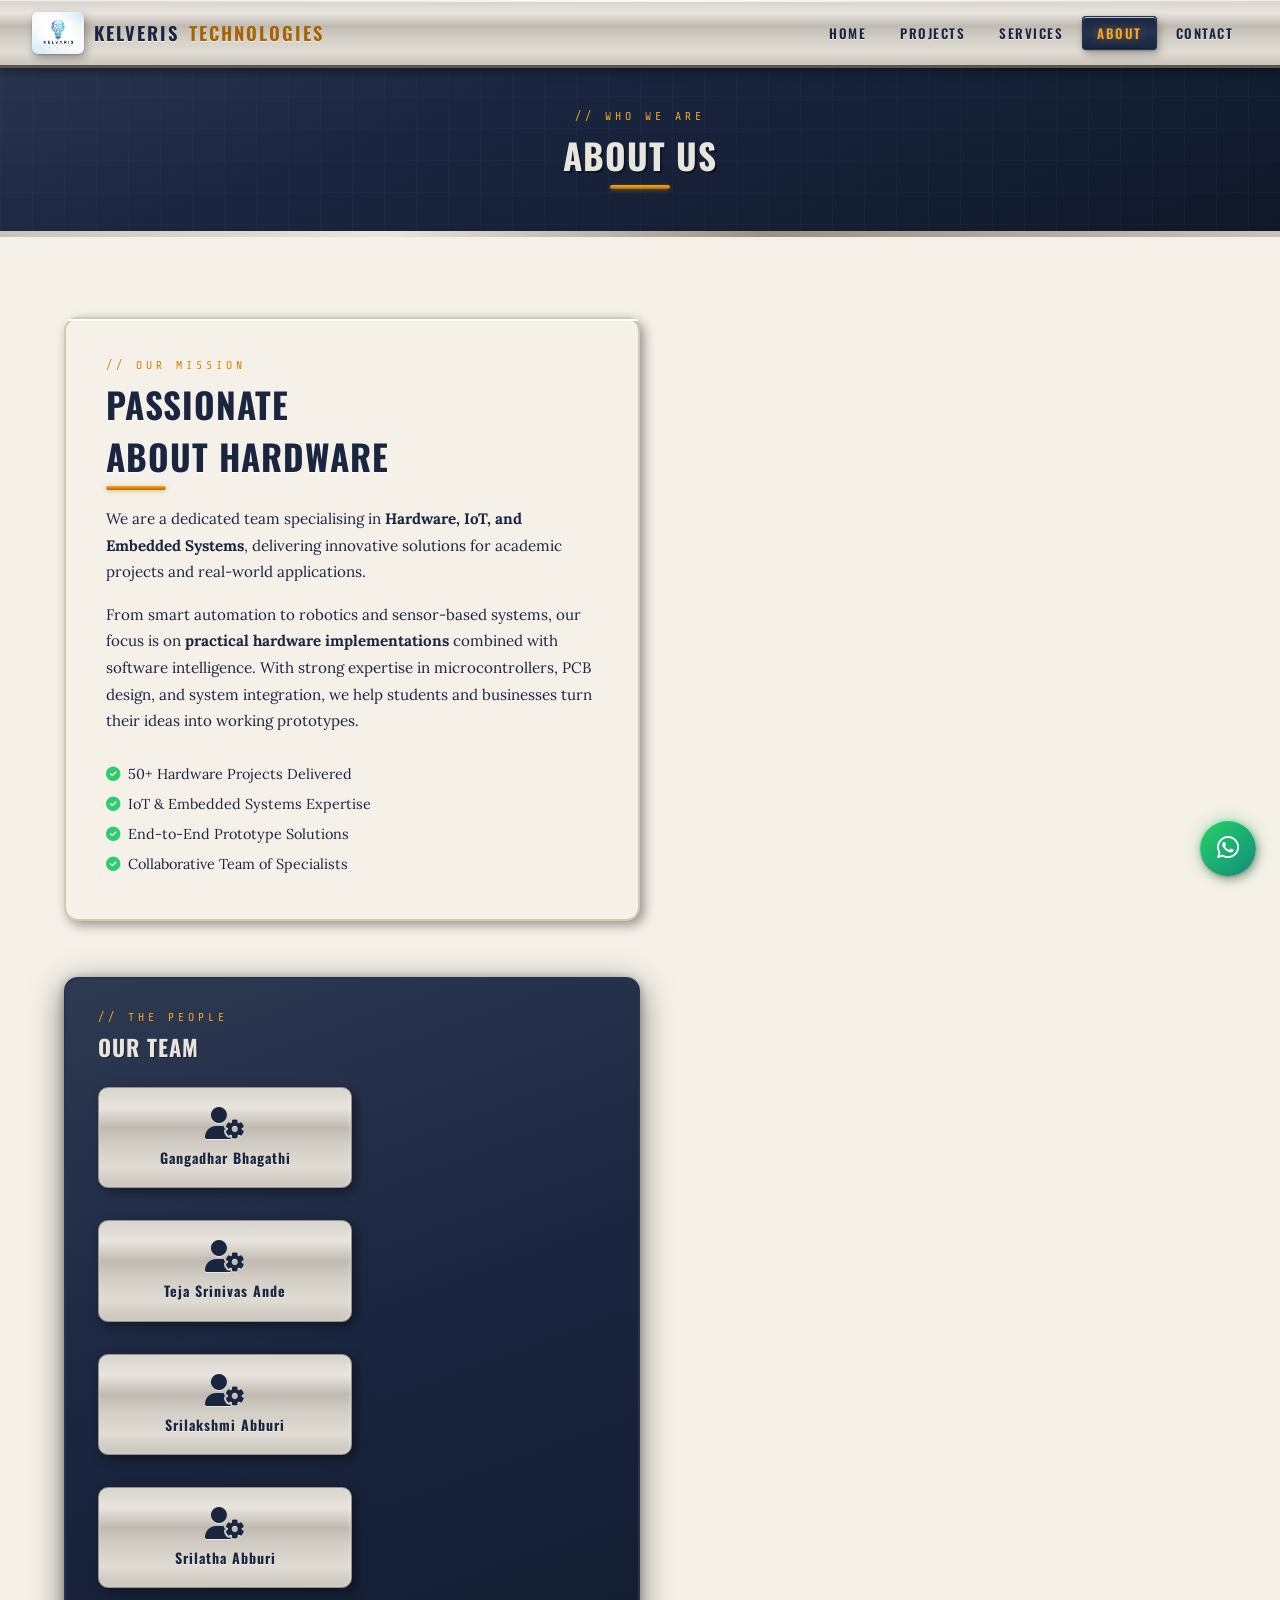
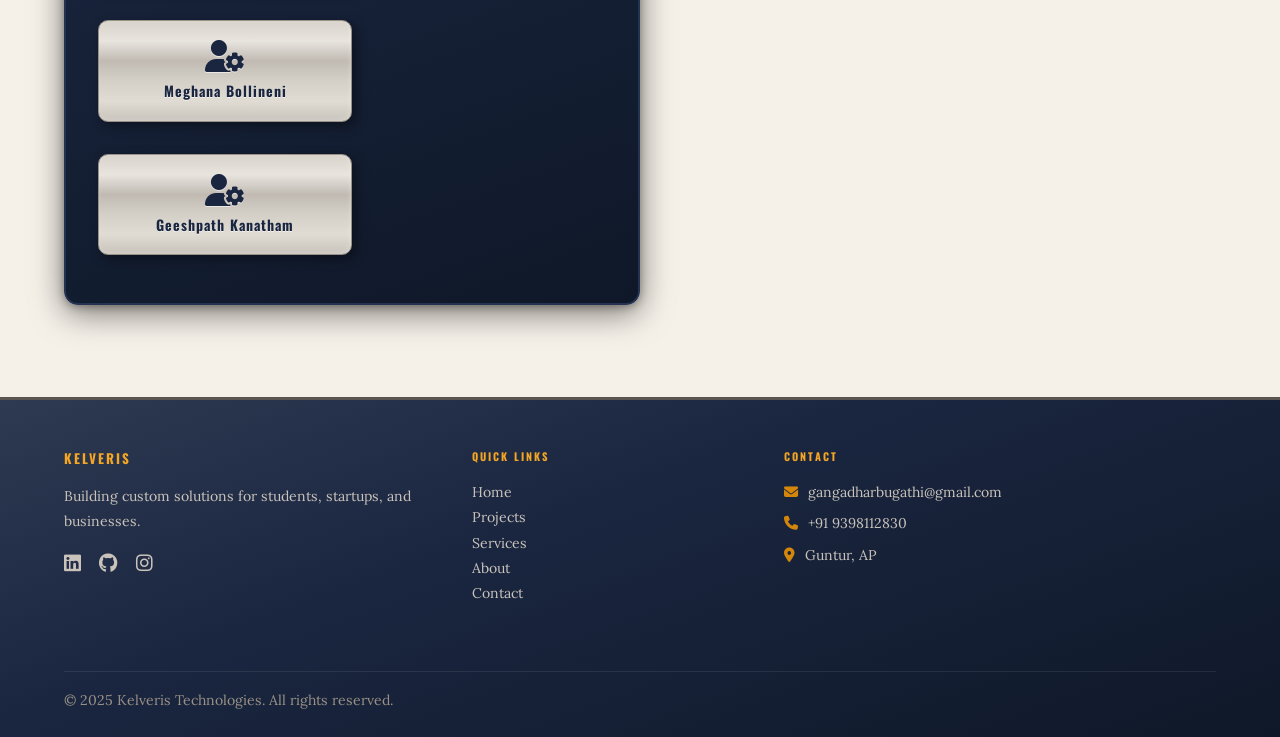
<file: about.html>
<!DOCTYPE html>
<html lang="en">
<head>
  <meta charset="UTF-8">
  <meta name="viewport" content="width=device-width, initial-scale=1.0">
  <title>About – Kelveris Technologies</title>
  <link rel="stylesheet" href="skeu.css">
  <link rel="stylesheet" href="https://cdnjs.cloudflare.com/ajax/libs/font-awesome/6.4.2/css/all.min.css">
</head>
<body>

<!-- NAVBAR -->
<nav class="skeu-navbar">
  <a class="navbar-brand" href="index.html">
    <img src="logo.jpeg" alt="Kelveris Logo">
    KELVERIS <span>TECHNOLOGIES</span>
  </a>
  <button class="navbar-toggle" onclick="this.nextElementSibling.classList.toggle('open')">
    <i class="fas fa-bars"></i>
  </button>
  <ul class="nav-links">
    <li><a href="index.html">Home</a></li>
    <li><a href="project.html">Projects</a></li>
    <li><a href="service.html">Services</a></li>
    <li><a href="about.html" class="active">About</a></li>
    <li><a href="contact.html">Contact</a></li>
  </ul>
</nav>

<!-- PAGE HEADER -->
<section style="background:var(--panel-grad); padding:110px 0 50px; position:relative; overflow:hidden;">
  <div style="position:absolute;inset:0;background-image:linear-gradient(rgba(46,64,112,0.15) 1px,transparent 1px),linear-gradient(90deg,rgba(46,64,112,0.15) 1px,transparent 1px);background-size:32px 32px;pointer-events:none;"></div>
  <div class="container text-center" style="position:relative;z-index:2;">
    <span class="section-label" style="color:var(--amber-glow);">// Who We Are</span>
    <h1 class="section-title section-title-center" style="color:var(--metal-light); text-shadow:2px 2px 0 rgba(0,0,0,0.4);">About Us</h1>
  </div>
</section>

<div class="plate-divider"></div>

<!-- ABOUT SECTION -->
<section class="skeu-section" style="background:var(--cream);">
  <div class="container">
    <div class="row gap-3" style="align-items:flex-start;">

      <!-- Left: about text -->
      <div class="col-2 mb-4">
        <div class="about-panel">
          <span class="section-label">// Our Mission</span>
          <h2 class="section-title" style="margin-bottom:1.5rem;">Passionate<br>About Hardware</h2>
          <p>We are a dedicated team specialising in <strong>Hardware, IoT, and Embedded Systems</strong>, delivering innovative solutions for academic projects and real-world applications.</p>
          <p style="margin-top:1rem;">From smart automation to robotics and sensor-based systems, our focus is on <strong>practical hardware implementations</strong> combined with software intelligence. With strong expertise in microcontrollers, PCB design, and system integration, we help students and businesses turn their ideas into working prototypes.</p>

          <ul class="check-list mt-3">
            <li><i class="fas fa-check-circle"></i> 50+ Hardware Projects Delivered</li>
            <li><i class="fas fa-check-circle"></i> IoT &amp; Embedded Systems Expertise</li>
            <li><i class="fas fa-check-circle"></i> End-to-End Prototype Solutions</li>
            <li><i class="fas fa-check-circle"></i> Collaborative Team of Specialists</li>
          </ul>
        </div>
      </div>

      <!-- Right: team -->
      <div class="col-2 mb-4">
        <div style="background:var(--panel-grad); border-radius:14px; border:2px solid var(--navy-mid); padding:2rem; box-shadow:var(--shadow-deep);">
          <span class="section-label" style="color:var(--amber-glow);">// The People</span>
          <h3 style="font-family:'Oswald',sans-serif;font-size:1.4rem;color:var(--metal-light);letter-spacing:1px;text-transform:uppercase;margin-bottom:1.5rem;text-shadow:1px 1px 0 rgba(0,0,0,0.4);">Our Team</h3>

          <div class="row gap-2">
            <div class="col-2 mb-2">
              <div class="team-card">
                <i class="fas fa-user-cog"></i>
                <h6>Gangadhar Bhagathi</h6>
              </div>
            </div>
            <div class="col-2 mb-2">
              <div class="team-card">
                <i class="fas fa-user-cog"></i>
                <h6>Teja Srinivas Ande</h6>
              </div>
            </div>
            <div class="col-2 mb-2">
              <div class="team-card">
                <i class="fas fa-user-cog"></i>
                <h6>Srilakshmi Abburi</h6>
              </div>
            </div>
            <div class="col-2 mb-2">
              <div class="team-card">
                <i class="fas fa-user-cog"></i>
                <h6>Srilatha Abburi</h6>
              </div>
            </div>
            <div class="col-2 mb-2">
              <div class="team-card">
                <i class="fas fa-user-cog"></i>
                <h6>Meghana Bollineni</h6>
              </div>
            </div>
            <div class="col-2 mb-2">
              <div class="team-card">
                <i class="fas fa-user-cog"></i>
                <h6>Geeshpath Kanatham</h6>
              </div>
            </div>
          </div>
        </div>
      </div>

    </div>
  </div>
</section>

<!-- FOOTER -->
<footer class="skeu-footer">
  <div class="container">
    <div class="row gap-3">
      <div class="col-3 mb-4">
        <h5>Kelveris</h5>
        <p>Building custom solutions for students, startups, and businesses.</p>
        <div class="footer-social mt-2">
          <a href="#"><i class="fab fa-linkedin"></i></a>
          <a href="#"><i class="fab fa-github"></i></a>
          <a href="#"><i class="fab fa-instagram"></i></a>
        </div>
      </div>
      <div class="col-4 mb-4">
        <h6>Quick Links</h6>
        <ul>
          <li><a href="index.html">Home</a></li>
          <li><a href="project.html">Projects</a></li>
          <li><a href="service.html">Services</a></li>
          <li><a href="about.html">About</a></li>
          <li><a href="contact.html">Contact</a></li>
        </ul>
      </div>
      <div class="col-3 mb-4">
        <h6>Contact</h6>
        <p><i class="fas fa-envelope" style="margin-right:6px;color:var(--amber);"></i> gangadharbugathi@gmail.com</p>
        <p style="margin-top:6px;"><i class="fas fa-phone" style="margin-right:6px;color:var(--amber);"></i> +91 9398112830</p>
        <p style="margin-top:6px;"><i class="fas fa-map-marker-alt" style="margin-right:6px;color:var(--amber);"></i> Guntur, AP</p>
      </div>
    </div>
    <hr class="footer-divider">
    <p class="footer-copy">© 2025 Kelveris Technologies. All rights reserved.</p>
  </div>
</footer>

<a href="https://wa.me/919398112830" class="float-wa" target="_blank">
  <i class="fab fa-whatsapp"></i>
</a>

</body>
</html>
</file>
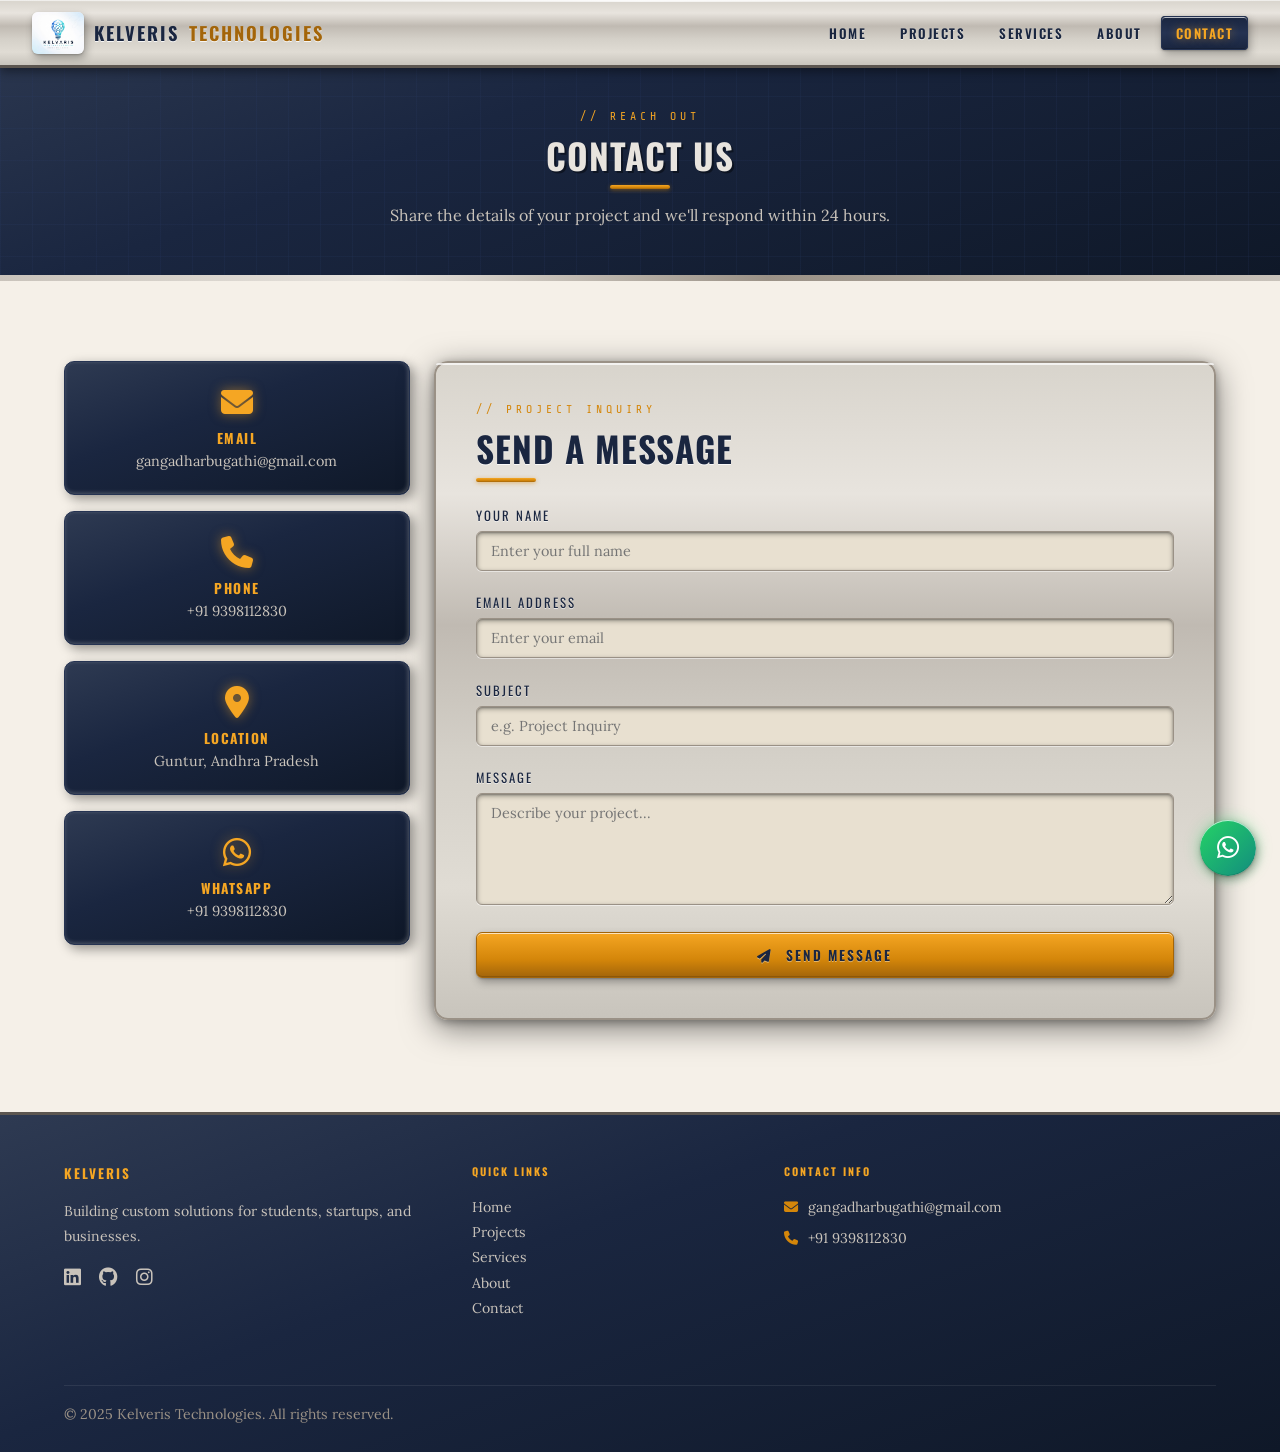
<file: contact.html>
<!DOCTYPE html>
<html lang="en">
<head>
  <meta charset="UTF-8">
  <meta name="viewport" content="width=device-width, initial-scale=1.0">
  <title>Contact – Kelveris Technologies</title>
  <link rel="stylesheet" href="skeu.css">
  <link rel="stylesheet" href="https://cdnjs.cloudflare.com/ajax/libs/font-awesome/6.4.2/css/all.min.css">
</head>
<body>

<!-- NAVBAR -->
<nav class="skeu-navbar">
  <a class="navbar-brand" href="index.html">
    <img src="logo.jpeg" alt="Kelveris Logo">
    KELVERIS <span>TECHNOLOGIES</span>
  </a>
  <button class="navbar-toggle" onclick="this.nextElementSibling.classList.toggle('open')">
    <i class="fas fa-bars"></i>
  </button>
  <ul class="nav-links">
    <li><a href="index.html">Home</a></li>
    <li><a href="project.html">Projects</a></li>
    <li><a href="service.html">Services</a></li>
    <li><a href="about.html">About</a></li>
    <li><a href="contact.html" class="active">Contact</a></li>
  </ul>
</nav>

<!-- PAGE HEADER -->
<section style="background:var(--panel-grad); padding:110px 0 50px; position:relative; overflow:hidden;">
  <div style="position:absolute;inset:0;background-image:linear-gradient(rgba(46,64,112,0.15) 1px,transparent 1px),linear-gradient(90deg,rgba(46,64,112,0.15) 1px,transparent 1px);background-size:32px 32px;pointer-events:none;"></div>
  <div class="container text-center" style="position:relative;z-index:2;">
    <span class="section-label" style="color:var(--amber-glow);">// Reach Out</span>
    <h1 class="section-title section-title-center" style="color:var(--metal-light); text-shadow:2px 2px 0 rgba(0,0,0,0.4);">Contact Us</h1>
    <p style="color:var(--metal-mid);font-family:'Lora',serif;max-width:500px;margin:1.5rem auto 0;">Share the details of your project and we'll respond within 24 hours.</p>
  </div>
</section>

<div class="plate-divider"></div>

<!-- CONTACT SECTION -->
<section class="skeu-section" style="background:var(--cream);">
  <div class="container">
    <div class="row gap-3" style="align-items:flex-start;justify-content:center;">

      <!-- Info panels -->
      <div style="width:30%; min-width:240px;" class="mb-4">
        <div style="display:flex;flex-direction:column;gap:1rem;">
          <div class="contact-info-block">
            <i class="fas fa-envelope"></i>
            <h5>Email</h5>
            <p>gangadharbugathi@gmail.com</p>
          </div>
          <div class="contact-info-block">
            <i class="fas fa-phone"></i>
            <h5>Phone</h5>
            <p>+91 9398112830</p>
          </div>
          <div class="contact-info-block">
            <i class="fas fa-map-marker-alt"></i>
            <h5>Location</h5>
            <p>Guntur, Andhra Pradesh</p>
          </div>
          <div class="contact-info-block">
            <i class="fab fa-whatsapp"></i>
            <h5>WhatsApp</h5>
            <p>+91 9398112830</p>
          </div>
        </div>
      </div>

      <!-- Form -->
      <div style="flex:1; min-width:280px;" class="mb-4">
        <div class="skeu-form-panel">
          <span class="section-label">// Project Inquiry</span>
          <h2 class="section-title" style="margin-bottom:2rem;">Send a Message</h2>

          <form action="https://formspree.io/f/xblawnlk" method="POST">
            <div class="form-group">
              <label class="form-label" for="name">Your Name</label>
              <input type="text" id="name" name="name" class="form-control-skeu" placeholder="Enter your full name" required>
            </div>

            <div class="form-group">
              <label class="form-label" for="email">Email Address</label>
              <input type="email" id="email" name="email" class="form-control-skeu" placeholder="Enter your email" required>
            </div>

            <div class="form-group">
              <label class="form-label" for="subject">Subject</label>
              <input type="text" id="subject" name="subject" class="form-control-skeu" placeholder="e.g. Project Inquiry" required>
            </div>

            <div class="form-group">
              <label class="form-label" for="message">Message</label>
              <textarea id="message" name="message" rows="5" class="form-control-skeu" placeholder="Describe your project..." required style="resize:vertical;"></textarea>
            </div>

            <button type="submit" class="btn-skeu btn-skeu-primary" style="width:100%;justify-content:center;">
              <i class="fas fa-paper-plane" style="margin-right:8px;"></i> Send Message
            </button>
          </form>
        </div>
      </div>

    </div>
  </div>
</section>

<!-- FOOTER -->
<footer class="skeu-footer">
  <div class="container">
    <div class="row gap-3">
      <div class="col-3 mb-4">
        <h5>Kelveris</h5>
        <p>Building custom solutions for students, startups, and businesses.</p>
        <div class="footer-social mt-2">
          <a href="#"><i class="fab fa-linkedin"></i></a>
          <a href="#"><i class="fab fa-github"></i></a>
          <a href="#"><i class="fab fa-instagram"></i></a>
        </div>
      </div>
      <div class="col-4 mb-4">
        <h6>Quick Links</h6>
        <ul>
          <li><a href="index.html">Home</a></li>
          <li><a href="project.html">Projects</a></li>
          <li><a href="service.html">Services</a></li>
          <li><a href="about.html">About</a></li>
          <li><a href="contact.html">Contact</a></li>
        </ul>
      </div>
      <div class="col-3 mb-4">
        <h6>Contact Info</h6>
        <p><i class="fas fa-envelope" style="margin-right:6px;color:var(--amber);"></i> gangadharbugathi@gmail.com</p>
        <p style="margin-top:6px;"><i class="fas fa-phone" style="margin-right:6px;color:var(--amber);"></i> +91 9398112830</p>
      </div>
    </div>
    <hr class="footer-divider">
    <p class="footer-copy">© 2025 Kelveris Technologies. All rights reserved.</p>
  </div>
</footer>

<a href="https://wa.me/919398112830" class="float-wa" target="_blank">
  <i class="fab fa-whatsapp"></i>
</a>

</body>
</html>
</file>
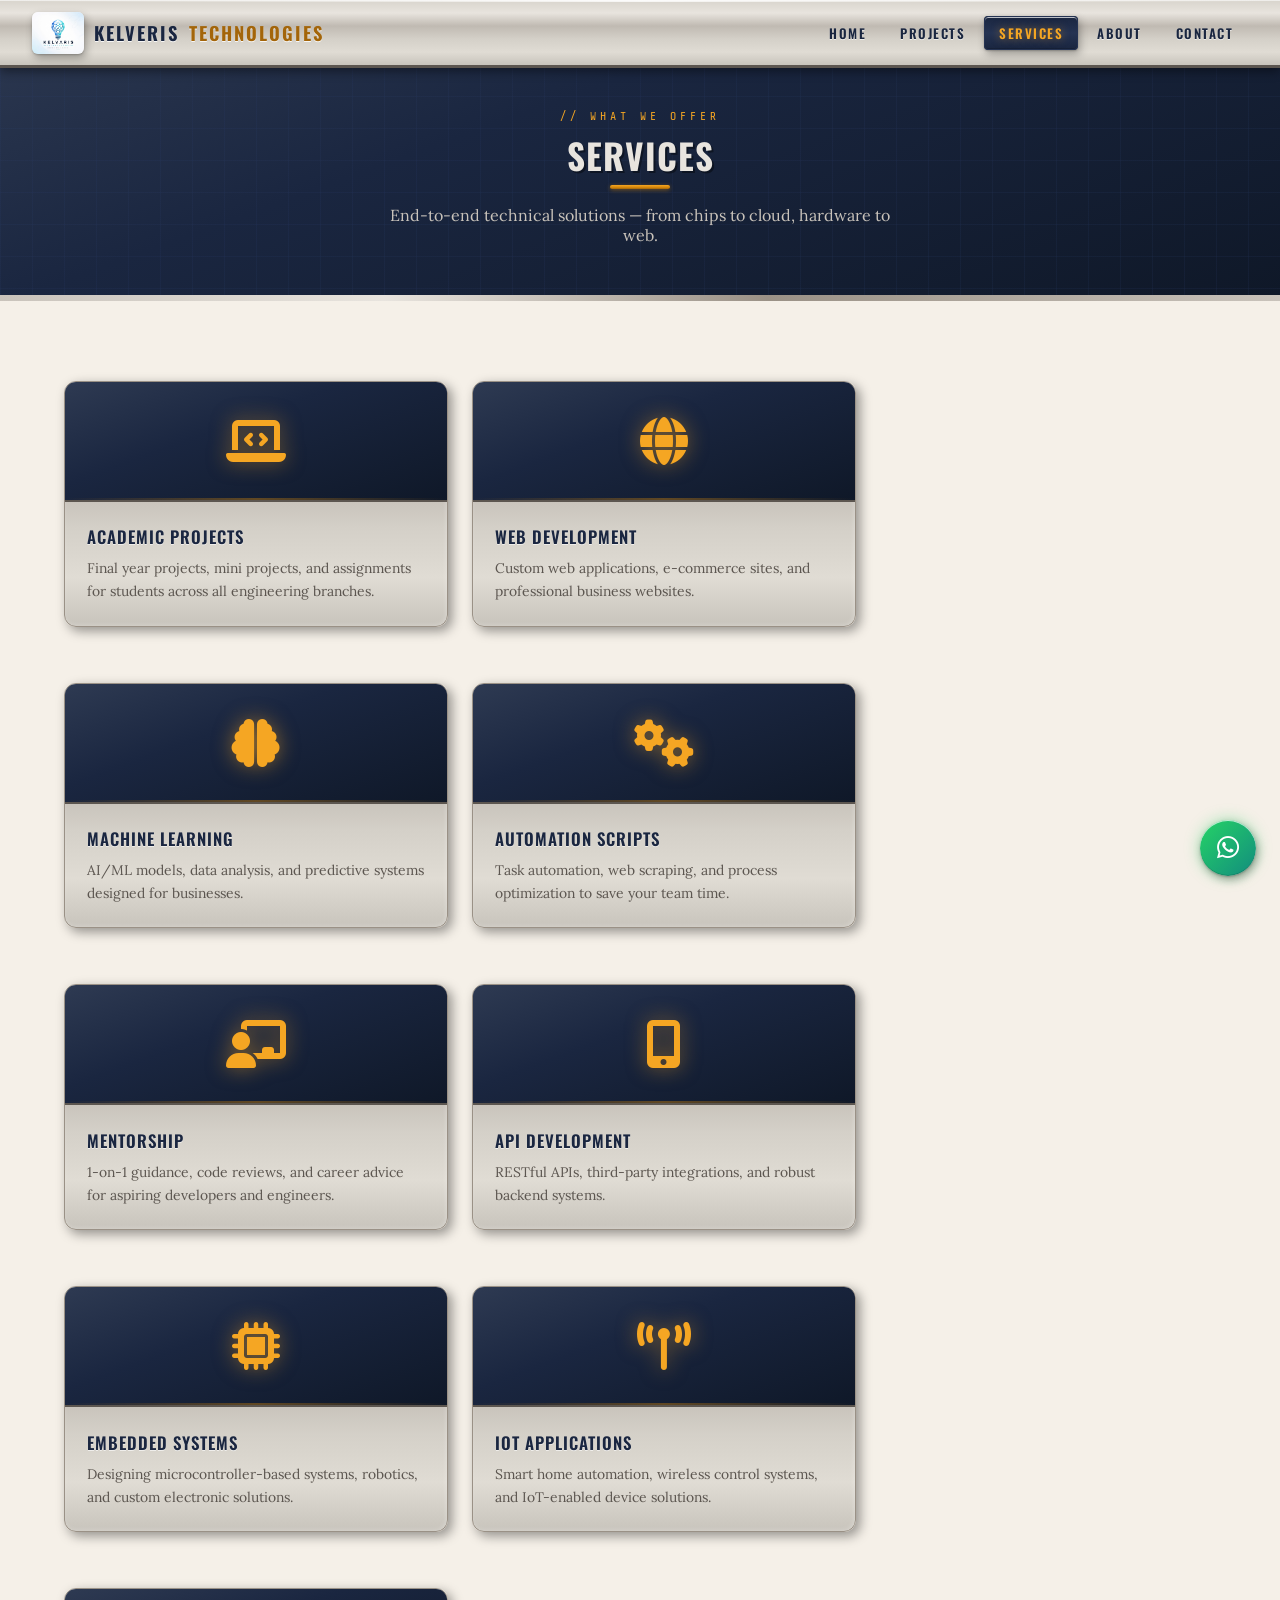
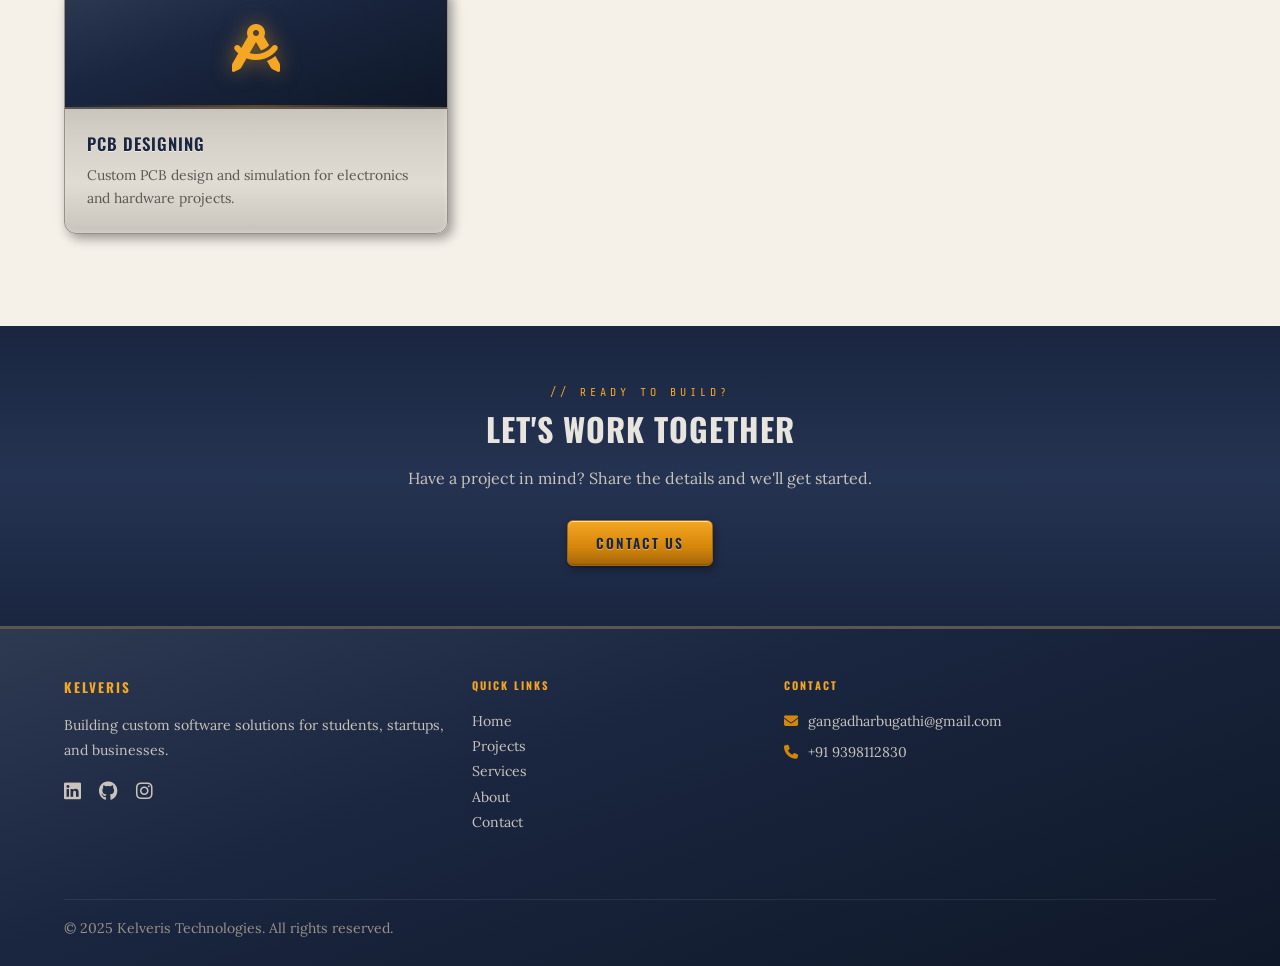
<file: service.html>
<!DOCTYPE html>
<html lang="en">
<head>
  <meta charset="UTF-8">
  <meta name="viewport" content="width=device-width, initial-scale=1.0">
  <title>Services – Kelveris Technologies</title>
  <link rel="stylesheet" href="skeu.css">
  <link rel="stylesheet" href="skeu-3d.css">
  <link rel="stylesheet" href="https://cdnjs.cloudflare.com/ajax/libs/font-awesome/6.4.2/css/all.min.css">
</head>
<body>

<!-- NAVBAR -->
<nav class="skeu-navbar">
  <a class="navbar-brand" href="index.html">
    <img src="logo.png" alt="Kelveris Logo">
    KELVERIS <span>TECHNOLOGIES</span>
  </a>
  <button class="navbar-toggle" onclick="this.nextElementSibling.classList.toggle('open')">
    <i class="fas fa-bars"></i>
  </button>
  <ul class="nav-links">
    <li><a href="index.html">Home</a></li>
    <li><a href="project.html">Projects</a></li>
    <li><a href="service.html" class="active">Services</a></li>
    <li><a href="about.html">About</a></li>
    <li><a href="contact.html">Contact</a></li>
  </ul>
</nav>

<!-- PAGE HEADER -->
<section style="background:var(--panel-grad); padding:110px 0 50px; position:relative; overflow:hidden;">
  <div style="position:absolute;inset:0;background-image:linear-gradient(rgba(46,64,112,0.15) 1px,transparent 1px),linear-gradient(90deg,rgba(46,64,112,0.15) 1px,transparent 1px);background-size:32px 32px;pointer-events:none;"></div>
  <div class="container text-center" style="position:relative;z-index:2;">
    <span class="section-label" style="color:var(--amber-glow);">// What We Offer</span>
    <h1 class="section-title section-title-center" style="color:var(--metal-light); text-shadow:2px 2px 0 rgba(0,0,0,0.4);">Services</h1>
    <p style="color:var(--metal-mid);font-family:'Lora',serif;max-width:520px;margin:1.5rem auto 0;">End-to-end technical solutions — from chips to cloud, hardware to web.</p>
  </div>
</section>

<div class="plate-divider"></div>

<!-- SERVICES GRID -->
<section class="skeu-section" style="background:var(--cream);">
  <div class="container">
    <div class="row gap-3">

      <div class="col-3 mb-4">
        <div class="skeu-card" style="height:100%;">
          <div class="card-icon-panel"><i class="fas fa-laptop-code"></i></div>
          <div class="card-body">
            <h5 class="card-title">Academic Projects</h5>
            <p class="card-text">Final year projects, mini projects, and assignments for students across all engineering branches.</p>
          </div>
        </div>
      </div>

      <div class="col-3 mb-4">
        <div class="skeu-card" style="height:100%;">
          <div class="card-icon-panel"><i class="fas fa-globe"></i></div>
          <div class="card-body">
            <h5 class="card-title">Web Development</h5>
            <p class="card-text">Custom web applications, e-commerce sites, and professional business websites.</p>
          </div>
        </div>
      </div>

      <div class="col-3 mb-4">
        <div class="skeu-card" style="height:100%;">
          <div class="card-icon-panel"><i class="fas fa-brain"></i></div>
          <div class="card-body">
            <h5 class="card-title">Machine Learning</h5>
            <p class="card-text">AI/ML models, data analysis, and predictive systems designed for businesses.</p>
          </div>
        </div>
      </div>

      <div class="col-3 mb-4">
        <div class="skeu-card" style="height:100%;">
          <div class="card-icon-panel"><i class="fas fa-cogs"></i></div>
          <div class="card-body">
            <h5 class="card-title">Automation Scripts</h5>
            <p class="card-text">Task automation, web scraping, and process optimization to save your team time.</p>
          </div>
        </div>
      </div>

      <div class="col-3 mb-4">
        <div class="skeu-card" style="height:100%;">
          <div class="card-icon-panel"><i class="fas fa-chalkboard-teacher"></i></div>
          <div class="card-body">
            <h5 class="card-title">Mentorship</h5>
            <p class="card-text">1-on-1 guidance, code reviews, and career advice for aspiring developers and engineers.</p>
          </div>
        </div>
      </div>

      <div class="col-3 mb-4">
        <div class="skeu-card" style="height:100%;">
          <div class="card-icon-panel"><i class="fas fa-mobile-alt"></i></div>
          <div class="card-body">
            <h5 class="card-title">API Development</h5>
            <p class="card-text">RESTful APIs, third-party integrations, and robust backend systems.</p>
          </div>
        </div>
      </div>

      <div class="col-3 mb-4">
        <div class="skeu-card" style="height:100%;">
          <div class="card-icon-panel"><i class="fas fa-microchip"></i></div>
          <div class="card-body">
            <h5 class="card-title">Embedded Systems</h5>
            <p class="card-text">Designing microcontroller-based systems, robotics, and custom electronic solutions.</p>
          </div>
        </div>
      </div>

      <div class="col-3 mb-4">
        <div class="skeu-card" style="height:100%;">
          <div class="card-icon-panel"><i class="fas fa-broadcast-tower"></i></div>
          <div class="card-body">
            <h5 class="card-title">IoT Applications</h5>
            <p class="card-text">Smart home automation, wireless control systems, and IoT-enabled device solutions.</p>
          </div>
        </div>
      </div>

      <div class="col-3 mb-4">
        <div class="skeu-card" style="height:100%;">
          <div class="card-icon-panel"><i class="fas fa-drafting-compass"></i></div>
          <div class="card-body">
            <h5 class="card-title">PCB Designing</h5>
            <p class="card-text">Custom PCB design and simulation for electronics and hardware projects.</p>
          </div>
        </div>
      </div>

    </div>
  </div>
</section>

<!-- CTA -->
<section style="background:var(--navy-grad);padding:60px 0; text-align:center;">
  <div class="container">
    <span class="section-label" style="color:var(--amber-glow);">// Ready to Build?</span>
    <h2 style="font-family:'Oswald',sans-serif;font-size:2rem;color:var(--metal-light);letter-spacing:1px;text-transform:uppercase;margin-bottom:1rem;">Let's Work Together</h2>
    <p style="color:var(--metal-mid);font-family:'Lora',serif;max-width:480px;margin:0 auto 2rem;">Have a project in mind? Share the details and we'll get started.</p>
    <a href="contact.html" class="btn-skeu btn-skeu-primary">Contact Us</a>
  </div>
</section>

<!-- FOOTER -->
<footer class="skeu-footer">
  <div class="container">
    <div class="row gap-3">
      <div class="col-3 mb-4">
        <h5>Kelveris</h5>
        <p>Building custom software solutions for students, startups, and businesses.</p>
        <div class="footer-social mt-2">
          <a href="#"><i class="fab fa-linkedin"></i></a>
          <a href="#"><i class="fab fa-github"></i></a>
          <a href="#"><i class="fab fa-instagram"></i></a>
        </div>
      </div>
      <div class="col-4 mb-4">
        <h6>Quick Links</h6>
        <ul>
          <li><a href="index.html">Home</a></li>
          <li><a href="project.html">Projects</a></li>
          <li><a href="service.html">Services</a></li>
          <li><a href="about.html">About</a></li>
          <li><a href="contact.html">Contact</a></li>
        </ul>
      </div>
      <div class="col-3 mb-4">
        <h6>Contact</h6>
        <p><i class="fas fa-envelope" style="margin-right:6px;color:var(--amber);"></i> gangadharbugathi@gmail.com</p>
        <p style="margin-top:6px;"><i class="fas fa-phone" style="margin-right:6px;color:var(--amber);"></i> +91 9398112830</p>
      </div>
    </div>
    <hr class="footer-divider">
    <p class="footer-copy">© 2025 Kelveris Technologies. All rights reserved.</p>
  </div>
</footer>

<a href="https://wa.me/919398112830" class="float-wa" target="_blank">
  <i class="fab fa-whatsapp"></i>
</a>

</body>
</html>
</file>
<file: style.css>
/* ============================================================
   KELVERIS TECHNOLOGIES – Skeuomorphic Design System
   Palette: Brushed metal + warm cream + deep navy hardware
   ============================================================ */

@import url('https://fonts.googleapis.com/css2?family=Oswald:wght@400;600;700&family=Lora:ital,wght@0,400;0,600;1,400&family=Share+Tech+Mono&display=swap');

:root {
  /* Metals */
  --metal-light: #e8e4de;
  --metal-mid:   #c9c3bb;
  --metal-dark:  #9a9186;
  --metal-deep:  #5c5650;

  /* Warm cream / desk surface */
  --cream:       #f5f0e8;
  --cream-dark:  #e8e0d0;
  --parchment:   #d4c9b0;

  /* Hardware navy */
  --navy:        #1a2640;
  --navy-mid:    #253352;
  --navy-light:  #2e4070;

  /* Accent amber / LED */
  --amber:       #d4860a;
  --amber-glow:  #f5a623;
  --amber-dark:  #a3650a;

  /* Green LED */
  --led-green:   #2ecc71;
  --led-off:     #0a3320;

  /* Shadows */
  --shadow-raised: 0 1px 0 rgba(255,255,255,0.7) inset, 0 -1px 0 rgba(0,0,0,0.15) inset,
                   2px 4px 8px rgba(0,0,0,0.3), 0 1px 2px rgba(0,0,0,0.2);
  --shadow-inset:  inset 0 2px 5px rgba(0,0,0,0.35), inset 0 1px 2px rgba(0,0,0,0.25),
                   0 1px 0 rgba(255,255,255,0.5);
  --shadow-panel:  4px 4px 12px rgba(0,0,0,0.4), -1px -1px 4px rgba(255,255,255,0.25) inset;
  --shadow-deep:   0 8px 32px rgba(0,0,0,0.5), 0 2px 8px rgba(0,0,0,0.3);

  /* Textures via gradients */
  --metal-grad: linear-gradient(180deg,
    #d8d4cc 0%, #e8e4de 20%, #c0bab2 40%,
    #d4d0c8 60%, #e0dcd4 80%, #c8c4bc 100%);
  --desk-grad: linear-gradient(145deg, #f5f0e8 0%, #e8e0d0 50%, #ddd5c0 100%);
  --navy-grad: linear-gradient(180deg, #1a2640 0%, #253352 50%, #1a2640 100%);
  --panel-grad: linear-gradient(160deg, #2e3a52 0%, #1a2640 40%, #0f1828 100%);
  --amber-grad: linear-gradient(180deg, #f5a623 0%, #d4860a 60%, #a3650a 100%);
}

/* ============================================================
   BASE
   ============================================================ */
*, *::before, *::after { box-sizing: border-box; margin: 0; padding: 0; }

html { scroll-behavior: smooth; }

body {
  font-family: 'Lora', Georgia, serif;
  background: var(--desk-grad);
  background-attachment: fixed;
  color: var(--navy);
  min-height: 100vh;
  /* subtle linen texture */
  background-image:
    url("data:image/svg+xml,%3Csvg xmlns='http://www.w3.org/2000/svg' width='4' height='4'%3E%3Crect width='4' height='4' fill='%23f5f0e8'/%3E%3Crect x='0' y='0' width='1' height='1' fill='%23ede8de' opacity='.5'/%3E%3Crect x='2' y='2' width='1' height='1' fill='%23ede8de' opacity='.5'/%3E%3C/svg%3E"),
    linear-gradient(145deg, #f5f0e8 0%, #e8e0d0 50%, #ddd5c0 100%);
}

a { text-decoration: none; color: inherit; }

/* ============================================================
   NAVBAR  – brushed aluminium rail
   ============================================================ */
.skeu-navbar {
  position: fixed;
  top: 0; left: 0; right: 0;
  z-index: 1000;
  background: var(--metal-grad);
  border-bottom: 3px solid var(--metal-deep);
  box-shadow: 0 3px 10px rgba(0,0,0,0.45), 0 1px 0 rgba(255,255,255,0.6) inset;
  padding: 0 2rem;
  display: flex;
  align-items: center;
  justify-content: space-between;
  height: 68px;
}

.skeu-navbar::before {
  content:'';
  position:absolute; top:0; left:0; right:0; height:2px;
  background: linear-gradient(90deg, transparent, rgba(255,255,255,0.8), transparent);
}

.navbar-brand {
  display: flex;
  align-items: center;
  gap: 10px;
  font-family: 'Oswald', sans-serif;
  font-size: 1.15rem;
  font-weight: 700;
  letter-spacing: 2px;
  color: var(--navy);
  text-shadow: 0 1px 0 rgba(255,255,255,0.8);
}

.navbar-brand img {
  height: 42px;
  border-radius: 6px;
  box-shadow: var(--shadow-raised);
}

.navbar-brand span {
  color: var(--amber-dark);
}

.nav-links {
  display: flex;
  align-items: center;
  gap: 4px;
  list-style: none;
}

.nav-links li a {
  font-family: 'Oswald', sans-serif;
  font-size: 0.82rem;
  font-weight: 600;
  letter-spacing: 1.5px;
  text-transform: uppercase;
  padding: 6px 14px;
  border-radius: 4px;
  color: var(--navy);
  border: 1px solid transparent;
  transition: all 0.15s;
  position: relative;
  text-shadow: 0 1px 0 rgba(255,255,255,0.6);
}

.nav-links li a:hover,
.nav-links li a.active {
  background: var(--navy-grad);
  color: var(--amber-glow);
  border: 1px solid var(--navy-mid);
  box-shadow: var(--shadow-raised);
  text-shadow: 0 0 8px rgba(245,166,35,0.5);
}

/* hamburger */
.navbar-toggle {
  display: none;
  background: none;
  border: none;
  font-size: 1.4rem;
  color: var(--navy);
  cursor: pointer;
}

/* ============================================================
   SECTION BASE
   ============================================================ */
.skeu-section {
  padding: 80px 0 60px;
}

.skeu-section:first-of-type {
  padding-top: 100px;
}

.section-label {
  font-family: 'Share Tech Mono', monospace;
  font-size: 0.72rem;
  letter-spacing: 4px;
  text-transform: uppercase;
  color: var(--amber);
  margin-bottom: 6px;
  display: block;
}

.section-title {
  font-family: 'Oswald', sans-serif;
  font-size: 2.2rem;
  font-weight: 700;
  letter-spacing: 1px;
  color: var(--navy);
  text-transform: uppercase;
  position: relative;
  display: inline-block;
  text-shadow: 0 1px 0 rgba(255,255,255,0.8);
}

.section-title::after {
  content: '';
  position: absolute;
  bottom: -8px; left: 0;
  width: 60px; height: 4px;
  background: var(--amber-grad);
  border-radius: 2px;
  box-shadow: 0 1px 4px rgba(212,134,10,0.5);
}

.section-title-center {
  text-align: center;
  display: block;
}

.section-title-center::after {
  left: 50%; transform: translateX(-50%);
}

/* ============================================================
   HERO
   ============================================================ */
.skeu-hero {
  min-height: 100vh;
  background: var(--panel-grad);
  display: flex;
  align-items: center;
  padding-top: 68px;
  position: relative;
  overflow: hidden;
}

/* PCB grid overlay */
.skeu-hero::before {
  content: '';
  position: absolute; inset: 0;
  background-image:
    linear-gradient(rgba(46,64,112,0.15) 1px, transparent 1px),
    linear-gradient(90deg, rgba(46,64,112,0.15) 1px, transparent 1px);
  background-size: 32px 32px;
  pointer-events: none;
}

/* corner bracket decorations */
.skeu-hero::after {
  content: '';
  position: absolute;
  top: 80px; left: 30px;
  width: 120px; height: 120px;
  border-top: 2px solid var(--amber);
  border-left: 2px solid var(--amber);
  opacity: 0.4;
}

.hero-inner {
  position: relative; z-index: 2;
  width: 100%;
  max-width: 1200px;
  margin: 0 auto;
  padding: 0 2rem;
  display: grid;
  grid-template-columns: 1fr 1fr;
  gap: 4rem;
  align-items: center;
}

.hero-text .tagline {
  font-family: 'Share Tech Mono', monospace;
  font-size: 0.78rem;
  letter-spacing: 4px;
  color: var(--amber-glow);
  margin-bottom: 16px;
  text-transform: uppercase;
}

.hero-text h1 {
  font-family: 'Oswald', sans-serif;
  font-size: 3.2rem;
  font-weight: 700;
  line-height: 1.1;
  letter-spacing: 1px;
  text-transform: uppercase;
  color: var(--metal-light);
  text-shadow: 2px 2px 0 rgba(0,0,0,0.4), 0 0 30px rgba(245,166,35,0.1);
  margin-bottom: 1rem;
}

.hero-text h1 em {
  font-style: normal;
  color: var(--amber-glow);
  text-shadow: 0 0 20px rgba(245,166,35,0.5);
}

.hero-text p {
  font-family: 'Lora', serif;
  font-size: 1rem;
  color: var(--metal-mid);
  line-height: 1.7;
  margin-bottom: 2rem;
  max-width: 480px;
}

/* hero logo panel */
.hero-logo-panel {
  background: var(--metal-grad);
  border-radius: 16px;
  padding: 2rem;
  box-shadow: var(--shadow-deep),
              inset 0 1px 0 rgba(255,255,255,0.5),
              inset 0 -1px 0 rgba(0,0,0,0.2);
  border: 2px solid var(--metal-deep);
  position: relative;
  animation: panel-float 5s ease-in-out infinite;
}

.hero-logo-panel::before {
  content: '';
  position: absolute;
  top: 8px; right: 12px;
  width: 8px; height: 8px;
  border-radius: 50%;
  background: var(--led-green);
  box-shadow: 0 0 6px var(--led-green), 0 0 12px rgba(46,204,113,0.4);
  animation: led-blink 2s ease-in-out infinite;
}

.hero-logo-panel img {
  width: 100%;
  border-radius: 10px;
  box-shadow: inset 0 1px 4px rgba(0,0,0,0.3),
              0 2px 8px rgba(0,0,0,0.3);
}

@keyframes panel-float {
  0%,100% { transform: translateY(0); }
  50%      { transform: translateY(-10px); }
}

@keyframes led-blink {
  0%,100% { opacity: 1; }
  50%      { opacity: 0.3; }
}

/* ============================================================
   BUTTONS
   ============================================================ */
.btn-skeu {
  display: inline-block;
  font-family: 'Oswald', sans-serif;
  font-size: 0.85rem;
  font-weight: 600;
  letter-spacing: 2px;
  text-transform: uppercase;
  padding: 12px 28px;
  border-radius: 6px;
  cursor: pointer;
  transition: all 0.15s;
  border: none;
  position: relative;
}

.btn-skeu-primary {
  background: var(--amber-grad);
  color: var(--navy);
  box-shadow: var(--shadow-raised);
  text-shadow: 0 1px 0 rgba(255,255,255,0.4);
  border: 1px solid var(--amber-dark);
}

.btn-skeu-primary:hover {
  filter: brightness(1.1);
  box-shadow: 0 1px 0 rgba(255,255,255,0.7) inset, 0 -1px 0 rgba(0,0,0,0.15) inset,
              4px 6px 14px rgba(0,0,0,0.4), 0 0 20px rgba(212,134,10,0.3);
  transform: translateY(-2px);
  color: var(--navy);
}

.btn-skeu-primary:active {
  box-shadow: var(--shadow-inset);
  transform: translateY(1px);
}

.btn-skeu-outline {
  background: transparent;
  color: var(--metal-light);
  border: 2px solid var(--metal-mid);
  box-shadow: 0 1px 0 rgba(255,255,255,0.1) inset;
}

.btn-skeu-outline:hover {
  background: rgba(255,255,255,0.08);
  border-color: var(--amber-glow);
  color: var(--amber-glow);
}

.btn-skeu-sm {
  padding: 7px 16px;
  font-size: 0.72rem;
  letter-spacing: 1.5px;
}

/* ============================================================
   STATS  – gauge panels
   ============================================================ */
.stats-strip {
  background: var(--navy-grad);
  border-top: 3px solid var(--metal-deep);
  border-bottom: 3px solid var(--metal-deep);
  padding: 32px 0;
  box-shadow: inset 0 2px 8px rgba(0,0,0,0.4);
}

.stats-grid {
  display: grid;
  grid-template-columns: repeat(4, 1fr);
  gap: 0;
  max-width: 1200px;
  margin: 0 auto;
  padding: 0 2rem;
}

.stat-item {
  text-align: center;
  padding: 16px 10px;
  border-right: 1px solid rgba(255,255,255,0.08);
  position: relative;
}

.stat-item:last-child { border-right: none; }

.stat-number {
  font-family: 'Share Tech Mono', monospace;
  font-size: 2.6rem;
  font-weight: 700;
  color: var(--amber-glow);
  text-shadow: 0 0 20px rgba(245,166,35,0.5);
  line-height: 1;
  display: block;
}

.stat-label {
  font-family: 'Oswald', sans-serif;
  font-size: 0.72rem;
  letter-spacing: 2px;
  text-transform: uppercase;
  color: var(--metal-mid);
  margin-top: 6px;
}

/* ============================================================
   CARDS  – raised hardware panel
   ============================================================ */
.skeu-card {
  background: var(--metal-grad);
  border-radius: 12px;
  border: 1px solid var(--metal-dark);
  box-shadow: var(--shadow-panel);
  transition: transform 0.2s, box-shadow 0.2s;
  position: relative;
  overflow: hidden;
}

.skeu-card::before {
  content: '';
  position: absolute;
  top: 0; left: 0; right: 0; height: 1px;
  background: rgba(255,255,255,0.7);
}

.skeu-card:hover {
  transform: translateY(-5px) scale(1.01);
  box-shadow: 6px 8px 20px rgba(0,0,0,0.45), -1px -1px 6px rgba(255,255,255,0.3) inset;
}

/* dark variant */
.skeu-card-dark {
  background: linear-gradient(160deg, #2e3a52 0%, #1a2640 60%, #0f1828 100%);
  border-color: var(--navy-mid);
}

.skeu-card-dark::before {
  background: rgba(255,255,255,0.08);
}

.card-icon-panel {
  background: var(--panel-grad);
  border-bottom: 2px solid var(--metal-deep);
  display: flex;
  align-items: center;
  justify-content: center;
  height: 120px;
  font-size: 3rem;
  color: var(--amber-glow);
  text-shadow: 0 0 20px rgba(245,166,35,0.5);
  position: relative;
}

.card-icon-panel::after {
  content: '';
  position: absolute;
  bottom: 0; left: 0; right: 0; height: 2px;
  background: linear-gradient(90deg, transparent, var(--amber), transparent);
  opacity: 0.4;
}

.card-body {
  padding: 1.4rem;
}

.card-title {
  font-family: 'Oswald', sans-serif;
  font-size: 1.05rem;
  font-weight: 600;
  letter-spacing: 1px;
  text-transform: uppercase;
  color: var(--navy);
  margin-bottom: 8px;
  text-shadow: 0 1px 0 rgba(255,255,255,0.6);
}

.skeu-card-dark .card-title {
  color: var(--metal-light);
  text-shadow: 0 1px 0 rgba(0,0,0,0.4);
}

.card-text {
  font-family: 'Lora', serif;
  font-size: 0.87rem;
  color: var(--metal-deep);
  line-height: 1.65;
}

.skeu-card-dark .card-text { color: var(--metal-mid); }

/* ============================================================
   TECH BADGES
   ============================================================ */
.tech-badge {
  display: inline-block;
  background: var(--navy);
  color: var(--amber-glow);
  font-family: 'Share Tech Mono', monospace;
  font-size: 0.72rem;
  padding: 3px 10px;
  border-radius: 3px;
  margin: 2px;
  border: 1px solid var(--navy-mid);
  box-shadow: 0 1px 0 rgba(255,255,255,0.08) inset;
  letter-spacing: 0.5px;
}

/* ============================================================
   FORM  – recessed panel inputs
   ============================================================ */
.skeu-form-panel {
  background: var(--metal-grad);
  border-radius: 14px;
  border: 2px solid var(--metal-dark);
  box-shadow: var(--shadow-deep);
  padding: 2.5rem;
  position: relative;
}

.skeu-form-panel::before {
  content: '';
  position: absolute;
  top: 0; left: 0; right: 0; height: 2px;
  background: rgba(255,255,255,0.7);
  border-radius: 14px 14px 0 0;
}

.form-label {
  font-family: 'Oswald', sans-serif;
  font-size: 0.8rem;
  letter-spacing: 2px;
  text-transform: uppercase;
  color: var(--navy);
  margin-bottom: 6px;
  display: block;
  text-shadow: 0 1px 0 rgba(255,255,255,0.6);
}

.form-control-skeu {
  width: 100%;
  padding: 10px 14px;
  font-family: 'Lora', serif;
  font-size: 0.9rem;
  color: var(--navy);
  background: var(--cream-dark);
  border: 1px solid var(--metal-dark);
  border-radius: 6px;
  box-shadow: var(--shadow-inset);
  outline: none;
  transition: box-shadow 0.15s;
}

.form-control-skeu:focus {
  box-shadow: var(--shadow-inset), 0 0 0 2px rgba(212,134,10,0.4);
  border-color: var(--amber);
}

.form-group { margin-bottom: 1.4rem; }

/* ============================================================
   TEAM MEMBER CARD
   ============================================================ */
.team-card {
  background: var(--metal-grad);
  border-radius: 10px;
  padding: 1.2rem;
  border: 1px solid var(--metal-dark);
  box-shadow: var(--shadow-panel);
  text-align: center;
  transition: transform 0.2s;
}

.team-card:hover { transform: translateY(-4px); }

.team-card i {
  font-size: 2rem;
  color: var(--navy);
  text-shadow: 0 1px 0 rgba(255,255,255,0.6);
  display: block;
  margin-bottom: 8px;
}

.team-card h6 {
  font-family: 'Oswald', sans-serif;
  font-size: 0.88rem;
  letter-spacing: 1px;
  color: var(--navy);
  margin: 0;
  text-shadow: 0 1px 0 rgba(255,255,255,0.6);
}

/* ============================================================
   CONTACT INFO BLOCKS
   ============================================================ */
.contact-info-block {
  background: var(--panel-grad);
  border-radius: 10px;
  padding: 1.5rem;
  border: 1px solid var(--navy-mid);
  box-shadow: var(--shadow-panel);
  text-align: center;
  color: var(--metal-light);
}

.contact-info-block i {
  font-size: 2rem;
  color: var(--amber-glow);
  text-shadow: 0 0 12px rgba(245,166,35,0.5);
  margin-bottom: 10px;
}

.contact-info-block h5 {
  font-family: 'Oswald', sans-serif;
  letter-spacing: 1.5px;
  text-transform: uppercase;
  font-size: 0.85rem;
  color: var(--amber-glow);
  margin-bottom: 4px;
}

.contact-info-block p {
  font-size: 0.9rem;
  color: var(--metal-mid);
  margin: 0;
}

/* ============================================================
   FOOTER
   ============================================================ */
.skeu-footer {
  background: var(--panel-grad);
  border-top: 3px solid var(--metal-deep);
  color: var(--metal-mid);
  padding: 3rem 2rem 1.5rem;
}

.skeu-footer h5, .skeu-footer h6 {
  font-family: 'Oswald', sans-serif;
  letter-spacing: 2px;
  text-transform: uppercase;
  color: var(--amber-glow);
  margin-bottom: 1rem;
}

.skeu-footer p, .skeu-footer li {
  font-size: 0.88rem;
  line-height: 1.8;
}

.skeu-footer ul { list-style: none; padding: 0; }
.skeu-footer ul li a { color: var(--metal-mid); transition: color 0.15s; }
.skeu-footer ul li a:hover { color: var(--amber-glow); }

.footer-divider {
  border: none;
  border-top: 1px solid rgba(255,255,255,0.08);
  margin: 2rem 0 1rem;
}

.footer-social a {
  color: var(--metal-mid);
  font-size: 1.2rem;
  margin-right: 14px;
  transition: color 0.15s, text-shadow 0.15s;
}

.footer-social a:hover {
  color: var(--amber-glow);
  text-shadow: 0 0 8px rgba(245,166,35,0.5);
}

.footer-copy {
  font-size: 0.8rem;
  color: var(--metal-dark);
}

/* ============================================================
   WHATSAPP FLOAT
   ============================================================ */
.float-wa {
  position: fixed;
  bottom: 24px; right: 24px;
  width: 56px; height: 56px;
  border-radius: 50%;
  background: linear-gradient(135deg, #25d366, #128c7e);
  display: flex; align-items: center; justify-content: center;
  font-size: 1.6rem;
  color: white;
  box-shadow: var(--shadow-raised), 0 0 16px rgba(37,211,102,0.4);
  z-index: 999;
  transition: transform 0.2s;
}

.float-wa:hover { transform: scale(1.1); color: white; }

/* ============================================================
   ABOUT CHECKLIST
   ============================================================ */
.check-list { list-style: none; padding: 0; }
.check-list li {
  font-family: 'Lora', serif;
  font-size: 0.9rem;
  color: var(--navy);
  padding: 6px 0;
  display: flex; align-items: center; gap: 8px;
}
.check-list li i { color: var(--led-green); }

/* ============================================================
   PLATE DIVIDER
   ============================================================ */
.plate-divider {
  height: 6px;
  background: linear-gradient(90deg,
    var(--metal-mid) 0%, var(--metal-light) 30%,
    var(--metal-dark) 60%, var(--metal-mid) 100%);
  box-shadow: 0 1px 3px rgba(0,0,0,0.3), 0 -1px 0 rgba(255,255,255,0.5);
}

/* ============================================================
   ABOUT PANEL
   ============================================================ */
.about-panel {
  background: var(--cream);
  border: 2px solid var(--parchment);
  border-radius: 14px;
  padding: 2.5rem;
  box-shadow: var(--shadow-panel);
  position: relative;
}

.about-panel::before {
  content: '';
  position: absolute;
  top: 0; left: 0; right: 0; height: 2px;
  background: rgba(255,255,255,0.9);
  border-radius: 14px 14px 0 0;
}

.about-panel p {
  font-family: 'Lora', serif;
  font-size: 0.95rem;
  line-height: 1.75;
  color: var(--navy);
}

/* ============================================================
   HERO CORNER DECORATIONS
   ============================================================ */
.corner-br {
  position: absolute;
  bottom: 30px; right: 30px;
  width: 100px; height: 100px;
  border-bottom: 2px solid var(--amber);
  border-right: 2px solid var(--amber);
  opacity: 0.35;
  pointer-events: none;
}

/* ============================================================
   CONTAINER UTIL
   ============================================================ */
.container { max-width: 1200px; margin: 0 auto; padding: 0 1.5rem; }
.row { display: flex; flex-wrap: wrap; }
.col-2 { width: 50%; }
.col-3 { width: 33.333%; }
.col-4 { width: 25%; }
.gap-3 { gap: 1.5rem; }
.gap-2 { gap: 1rem; }
.text-center { text-align: center; }
.mb-2 { margin-bottom: 1rem; }
.mb-3 { margin-bottom: 1.5rem; }
.mb-4 { margin-bottom: 2rem; }
.mb-5 { margin-bottom: 3rem; }
.mt-2 { margin-top: 1rem; }
.mt-3 { margin-top: 1.5rem; }
.mt-4 { margin-top: 2rem; }

/* ============================================================
   RESPONSIVE
   ============================================================ */
@media (max-width: 900px) {
  .hero-inner { grid-template-columns: 1fr; gap: 2rem; text-align: center; }
  .hero-text p { margin: 0 auto 2rem; }
  .stats-grid { grid-template-columns: repeat(2, 1fr); }
  .col-3, .col-4 { width: 50%; }
}

@media (max-width: 600px) {
  .skeu-navbar { padding: 0 1rem; }
  .nav-links { display: none; position: absolute; top: 68px; left: 0; right: 0;
    background: var(--metal-grad); flex-direction: column; padding: 1rem;
    border-bottom: 3px solid var(--metal-deep); box-shadow: 0 4px 10px rgba(0,0,0,0.4); }
  .nav-links.open { display: flex; }
  .navbar-toggle { display: block; }
  .col-2, .col-3, .col-4 { width: 100%; }
  .stats-grid { grid-template-columns: repeat(2,1fr); }
  .hero-text h1 { font-size: 2.2rem; }
}

/* ============================================================
   PROJECTS PAGE
   ============================================================ */

/* Filter tab bar */
.proj-filter-bar {
  display: flex;
  flex-wrap: wrap;
  justify-content: center;
  gap: 10px;
  max-width: 1100px;
  margin: 36px auto 10px;
  padding: 0 1.5rem;
}

.proj-filter-btn {
  font-family: 'Oswald', sans-serif;
  font-size: 0.78rem;
  font-weight: 600;
  letter-spacing: 1.5px;
  text-transform: uppercase;
  padding: 9px 18px;
  border-radius: 6px;
  background: var(--metal-grad);
  color: var(--navy);
  border: 1px solid var(--metal-dark);
  box-shadow: var(--shadow-raised);
  cursor: pointer;
  transition: all 0.15s;
  display: inline-flex;
  align-items: center;
  gap: 6px;
}

.proj-filter-btn i { font-size: 0.85rem; }

.proj-filter-btn:hover {
  border-color: var(--amber);
  color: var(--amber-dark);
  transform: translateY(-2px);
}

.proj-filter-btn.active {
  background: var(--navy-grad);
  color: var(--amber-glow);
  border-color: var(--navy-mid);
  box-shadow: var(--shadow-raised), 0 0 12px rgba(245,166,35,0.3);
  text-shadow: 0 0 8px rgba(245,166,35,0.5);
}

/* Domain section wrapper */
.proj-domain-section {
  padding: 48px 0;
  background: var(--cream);
}

.proj-domain-section:nth-of-type(even) {
  background: var(--cream-dark);
}

.proj-domain-header {
  display: flex;
  align-items: center;
  gap: 16px;
  margin-bottom: 1.8rem;
}

.proj-domain-icon {
  width: 56px; height: 56px;
  border-radius: 12px;
  display: flex;
  align-items: center;
  justify-content: center;
  font-size: 1.5rem;
  flex-shrink: 0;
  box-shadow: var(--shadow-panel);
  border: 1px solid var(--metal-dark);
}

.proj-domain-title {
  font-family: 'Oswald', sans-serif;
  font-size: 1.4rem;
  font-weight: 700;
  letter-spacing: 1px;
  text-transform: uppercase;
  color: var(--navy);
  text-shadow: 0 1px 0 rgba(255,255,255,0.6);
}

.proj-domain-sub {
  font-family: 'Lora', serif;
  font-size: 0.85rem;
  color: var(--metal-deep);
  margin-top: 2px;
}

/* Card grid */
.proj-grid {
  display: grid;
  grid-template-columns: repeat(auto-fill, minmax(250px, 1fr));
  gap: 1.4rem;
}

.proj-card {
  background: var(--metal-grad);
  border-radius: 12px;
  border: 1px solid var(--metal-dark);
  box-shadow: var(--shadow-panel);
  cursor: pointer;
  overflow: hidden;
  transition: transform 0.2s, box-shadow 0.2s;
}

.proj-card:hover {
  transform: translateY(-5px);
  box-shadow: 6px 8px 20px rgba(0,0,0,0.35), -1px -1px 6px rgba(255,255,255,0.3) inset;
}

.proj-card-img {
  height: 130px;
  display: flex;
  align-items: center;
  justify-content: center;
  background: var(--panel-grad);
  border-bottom: 2px solid var(--metal-deep);
  font-size: 2.6rem;
}

.proj-card-body {
  padding: 1.2rem 1.3rem;
}

.proj-card-body h5 {
  font-family: 'Oswald', sans-serif;
  font-size: 1rem;
  font-weight: 600;
  letter-spacing: 0.5px;
  text-transform: uppercase;
  color: var(--navy);
  margin-bottom: 8px;
}

.proj-card-body p {
  font-family: 'Lora', serif;
  font-size: 0.83rem;
  color: var(--metal-deep);
  line-height: 1.6;
  margin-bottom: 10px;
}

.proj-tags {
  display: flex;
  flex-wrap: wrap;
  gap: 6px;
}

.proj-tags span {
  font-family: 'Share Tech Mono', monospace;
  font-size: 0.68rem;
  padding: 2px 8px;
  border-radius: 3px;
  background: var(--navy);
  color: var(--amber-glow);
  border: 1px solid var(--navy-mid);
  letter-spacing: 0.5px;
}

@media (max-width: 600px) {
  .proj-grid { grid-template-columns: 1fr; }
}
/* ============================================================
   GLOBAL MOBILE SAFETY
   ============================================================ */
html, body { overflow-x: hidden; }
img, svg { max-width: 100%; }
.corner-br { pointer-events: none; }

/* ============================================================
   PROJECTS PAGE — MOBILE
   ============================================================ */
@media (max-width: 768px) {
  .proj-filter-bar {
    gap: 8px;
    margin: 24px auto 8px;
    justify-content: flex-start;
    overflow-x: auto;
    flex-wrap: nowrap;
    -webkit-overflow-scrolling: touch;
    padding-bottom: 4px;
  }
  .proj-filter-btn {
    flex-shrink: 0;
    font-size: 0.7rem;
    padding: 8px 14px;
  }
  .proj-domain-header {
    flex-wrap: wrap;
    gap: 10px;
    margin-bottom: 1.2rem;
  }
  .proj-domain-icon {
    width: 46px; height: 46px;
    font-size: 1.2rem;
  }
  .proj-domain-title { font-size: 1.15rem; }
  .proj-domain-sub { font-size: 0.78rem; }
  .proj-domain-section { padding: 32px 0; }
}

@media (max-width: 600px) {
  .proj-grid {
    grid-template-columns: 1fr;
    gap: 1rem;
  }
  .proj-card-img { height: 110px; font-size: 2.2rem; }
  .proj-card-body { padding: 1rem 1.1rem; }
}

/* ============================================================
   CONTACT PAGE — MOBILE
   ============================================================ */
@media (max-width: 768px) {
  .contact-info-col,
  .contact-form-col {
    width: 100% !important;
    min-width: 0 !important;
    flex: none !important;
  }
}

/* ============================================================
   TEAM GRID — MOBILE
   ============================================================ */
@media (max-width: 600px) {
  .team-grid {
    grid-template-columns: repeat(2, 1fr) !important;
    gap: 0.8rem !important;
  }
}

/* ============================================================
   GENERAL SMALL-SCREEN TIGHTENING
   ============================================================ */
@media (max-width: 480px) {
  .section-title { font-size: 1.7rem; }
  .hero-text h1 { font-size: 1.9rem; }
  .card-icon-panel { height: 100px; font-size: 2.3rem; }
  .about-panel, .skeu-form-panel { padding: 1.6rem; }
  .stats-grid { grid-template-columns: repeat(2, 1fr); gap: 0.5rem; }
  .stat-number { font-size: 2rem; }
}

/* ===== Shared cinematic page styles ===== */
    /* =============================================
       PROJECT CARDS – modal styles
       ============================================= */
    .proj-img {
      height: 130px;
      display: flex;
      align-items: center;
      justify-content: center;
      background: var(--panel-grad);
      border-bottom: 2px solid var(--metal-deep);
      font-size: 2.8rem;
      color: var(--amber-glow);
      text-shadow: 0 0 20px rgba(245,166,35,0.5);
      border-radius: 12px 12px 0 0;
      overflow: hidden;
    }
    .skeu-modal-overlay {
      display: none;
      position: fixed;
      inset: 0;
      background: rgba(0,0,0,0.78);
      z-index: 2000;
      align-items: center;
      justify-content: center;
      padding: 1rem;
    }
    .skeu-modal-overlay.open { display: flex; }
    .skeu-modal {
      background: var(--metal-grad);
      border-radius: 14px;
      border: 2px solid var(--metal-dark);
      box-shadow: var(--shadow-deep);
      max-width: 680px;
      width: 100%;
      max-height: 88vh;
      overflow-y: auto;
    }
    .modal-header {
      background: var(--panel-grad);
      border-radius: 12px 12px 0 0;
      border-bottom: 2px solid var(--metal-deep);
      padding: 1.1rem 1.4rem;
      display: flex;
      align-items: center;
      justify-content: space-between;
    }
    .modal-header h5 {
      font-family: 'Oswald', sans-serif;
      font-size: 1rem;
      letter-spacing: 1.5px;
      text-transform: uppercase;
      color: var(--amber-glow);
      margin: 0;
    }
    .modal-close {
      background: none;
      border: none;
      color: var(--metal-mid);
      font-size: 1.2rem;
      cursor: pointer;
      padding: 4px 8px;
      border-radius: 4px;
      transition: color 0.15s;
    }
    .modal-close:hover { color: var(--amber-glow); }
    .modal-body {
      padding: 1.4rem;
      font-family: 'Lora', serif;
      color: var(--navy);
      font-size: 0.9rem;
      line-height: 1.7;
    }

    /* =============================================
       HERO BRANDING — minimal home hero
       ============================================= */
    #page-home .hero-inner {
      grid-template-columns: 1fr 1fr;
      gap: 4rem;
      align-items: center;
    }

    #page-home .hero-branding {
      display: flex;
      flex-direction: column;
      justify-content: center;
      align-items: flex-start;
    }

    #page-home .hero-brand-name {
      margin: 0;
      font-family: 'Oswald', sans-serif;
      font-size: clamp(3.5rem, 7vw, 6.5rem);
      line-height: 0.95;
      letter-spacing: 0.12em;
      font-weight: 700;
      color: var(--metal-light);
      text-shadow: 3px 3px 0 rgba(0,0,0,0.35), 0 0 35px rgba(245,166,35,0.12);
    }

    #page-home .hero-brand-subtitle {
      margin-top: 0.8rem;
      font-family: 'Share Tech Mono', monospace;
      font-size: clamp(1rem, 2vw, 1.45rem);
      letter-spacing: 0.55em;
      color: var(--amber-glow);
    }

    #page-home .hero-brand-tagline {
      margin-top: 1.8rem;
      padding-top: 1rem;
      border-top: 2px solid var(--amber);
      font-family: 'Share Tech Mono', monospace;
      font-size: clamp(0.78rem, 1.4vw, 1rem);
      letter-spacing: 0.3em;
      color: var(--metal-mid);
    }

    #page-home .hero-logo-wrap {
      display: flex;
      justify-content: flex-end;
    }

    #page-home .hero-logo-panel {
      width: min(100%, 560px);
    }

    @media (max-width: 768px) {
      #page-home .hero-inner {
        grid-template-columns: 1fr;
        gap: 2rem;
        text-align: center;
      }

      #page-home .hero-branding {
        align-items: center;
        order: 1;
      }

      #page-home .hero-logo-wrap {
        justify-content: center;
        order: 2;
      }

      #page-home .hero-brand-tagline {
        letter-spacing: 0.18em;
      }
    }


    /* =============================================
       HOME HERO — floating Kelvaris bulb
       ============================================= */
    #page-home .skeu-hero {
      background:
        radial-gradient(circle at 78% 45%, rgba(0, 198, 255, 0.14), transparent 32%),
        linear-gradient(135deg, #071426 0%, #0b1c32 52%, #07101e 100%);
    }

    #page-home .skeu-hero::before {
      background-image:
        linear-gradient(rgba(77, 156, 210, 0.07) 1px, transparent 1px),
        linear-gradient(90deg, rgba(77, 156, 210, 0.07) 1px, transparent 1px);
      background-size: 42px 42px;
    }

    #page-home .hero-brand-name {
      color: #f4f8ff;
      text-shadow: 0 4px 25px rgba(0,0,0,.5);
    }

    #page-home .hero-brand-subtitle {
      color: #2bd9ff;
    }

    #page-home .hero-brand-tagline {
      color: #aabbd0;
      border-top-color: #2bd9ff;
    }

    #page-home .hero-logo-wrap {
      position: relative;
      min-height: 560px;
      align-items: center;
    }

    #page-home .hero-bulb-stage {
      position: relative;
      width: min(500px, 78vw);
      aspect-ratio: 1 / 1;
      display: flex;
      align-items: center;
      justify-content: center;
      perspective: 1200px;
      transform-style: preserve-3d;
      transition: transform .16s ease-out;
      animation: home-bulb-float 5s ease-in-out infinite;
      will-change: transform;
    }

    #page-home .home-floating-bulb {
      width: 72%;
      height: auto;
      position: relative;
      z-index: 3;
      object-fit: contain;
      pointer-events: none;
      user-select: none;
      transform: translateZ(55px);
      filter: drop-shadow(0 25px 30px rgba(0,0,0,.45))
              drop-shadow(0 0 38px rgba(0,205,255,.30));
    }

    #page-home .home-bulb-glow {
      position: absolute;
      width: 55%;
      height: 18%;
      bottom: 13%;
      border-radius: 50%;
      background: rgba(0, 205, 255, .42);
      filter: blur(30px);
      transform: translateZ(-25px);
    }

    #page-home .home-orbit {
      position: absolute;
      border: 1px solid rgba(43, 217, 255, .24);
      border-radius: 50%;
      pointer-events: none;
      transform-style: preserve-3d;
    }

    #page-home .home-orbit-a {
      width: 82%;
      height: 30%;
      transform: rotateX(64deg) rotateZ(-22deg);
    }

    #page-home .home-orbit-b {
      width: 62%;
      height: 86%;
      transform: rotateY(67deg) rotateZ(10deg);
    }

    @keyframes home-bulb-float {
      0%, 100% { transform: translateY(0); }
      50% { transform: translateY(-14px); }
    }

    @media (max-width: 768px) {
      #page-home .hero-logo-wrap {
        min-height: 390px;
      }
      #page-home .hero-bulb-stage {
        width: min(390px, 90vw);
      }
      #page-home .home-floating-bulb {
        width: 70%;
      }
    }

    /* =============================================
       PROJECTS HERO — cinematic Kelvaris style
       ============================================= */
    #page-projects .projects-hero {
      min-height: calc(100vh - 68px);
      position: relative;
      overflow: hidden;
      display: flex;
      align-items: center;
      background:
        radial-gradient(circle at 76% 48%, rgba(0, 190, 255, 0.16), transparent 30%),
        radial-gradient(circle at 22% 70%, rgba(31, 79, 145, 0.18), transparent 34%),
        linear-gradient(135deg, #071426 0%, #0a1b31 48%, #07101e 100%);
      border-bottom: 1px solid rgba(66, 190, 255, 0.18);
      isolation: isolate;
    }

    #page-projects .projects-hero::before {
      content: '';
      position: absolute;
      inset: 0;
      background-image:
        linear-gradient(rgba(77, 156, 210, 0.08) 1px, transparent 1px),
        linear-gradient(90deg, rgba(77, 156, 210, 0.08) 1px, transparent 1px);
      background-size: 46px 46px;
      mask-image: linear-gradient(to bottom, black, transparent 92%);
      pointer-events: none;
    }

    #page-projects .projects-hero::after {
      content: '';
      position: absolute;
      width: 620px;
      height: 620px;
      right: 3%;
      top: 8%;
      border-radius: 50%;
      background: radial-gradient(circle, rgba(0, 208, 255, 0.12), transparent 65%);
      filter: blur(10px);
      pointer-events: none;
      z-index: -1;
    }

    .projects-hero-inner {
      width: min(1240px, 100%);
      margin: 0 auto;
      padding: 90px 2rem 70px;
      display: grid;
      grid-template-columns: 0.95fr 1.05fr;
      align-items: center;
      gap: 3rem;
      position: relative;
      z-index: 2;
    }

    .projects-hero-copy {
      position: relative;
      z-index: 4;
    }

    .projects-hero-kicker {
      display: inline-flex;
      align-items: center;
      gap: 10px;
      color: #27d9ff;
      font-family: 'Share Tech Mono', monospace;
      font-size: 0.78rem;
      letter-spacing: 4px;
      text-transform: uppercase;
      margin-bottom: 1.1rem;
    }

    .projects-hero-kicker::after {
      content: '';
      width: 80px;
      height: 1px;
      background: #27d9ff;
      opacity: 0.6;
    }

    .projects-hero-title {
      margin: 0;
      font-family: 'Oswald', sans-serif;
      font-size: clamp(4rem, 8vw, 7.5rem);
      line-height: 0.9;
      letter-spacing: 0.02em;
      text-transform: uppercase;
      color: #f4f8ff;
      text-shadow: 0 4px 24px rgba(0,0,0,0.45);
    }

    .projects-hero-subtitle {
      margin: 1.3rem 0 0;
      font-family: 'Share Tech Mono', monospace;
      font-size: clamp(0.9rem, 1.8vw, 1.2rem);
      letter-spacing: 0.32em;
      color: #b8cbe0;
      text-transform: uppercase;
    }

    .projects-hero-description {
      max-width: 590px;
      margin: 1.5rem 0 0;
      font-family: 'Lora', serif;
      color: #aabbd0;
      line-height: 1.75;
      font-size: 1rem;
    }

    .projects-hero-motto {
      display: flex;
      align-items: center;
      gap: 14px;
      margin-top: 1.7rem;
      color: #29d9ff;
      font-family: 'Share Tech Mono', monospace;
      letter-spacing: 0.28em;
      font-size: 0.78rem;
      text-transform: uppercase;
    }

    .projects-hero-motto::before {
      content: '';
      width: 100px;
      height: 2px;
      background: #29d9ff;
      box-shadow: 0 0 12px rgba(41,217,255,0.45);
    }

    .projects-hero-visual {
      min-height: 570px;
      position: relative;
      display: flex;
      align-items: center;
      justify-content: center;
      perspective: 1100px;
    }

    .bulb-stage {
      position: relative;
      width: min(520px, 82vw);
      aspect-ratio: 1 / 1;
      display: flex;
      align-items: center;
      justify-content: center;
      transform-style: preserve-3d;
      transition: transform 0.18s ease-out;
      animation: bulb-hover 5s ease-in-out infinite;
      will-change: transform;
    }

    .bulb-stage::before {
      content: '';
      position: absolute;
      width: 58%;
      height: 12%;
      bottom: 9%;
      border-radius: 50%;
      background: rgba(0, 204, 255, 0.36);
      filter: blur(24px);
      transform: translateZ(-40px);
    }

    .bulb-stage::after {
      content: '';
      position: absolute;
      inset: 16%;
      border-radius: 50%;
      border: 1px solid rgba(54, 210, 255, 0.18);
      box-shadow: 0 0 70px rgba(0, 183, 255, 0.11);
      transform: translateZ(-20px);
    }

    .floating-bulb {
      width: 74%;
      height: auto;
      position: relative;
      z-index: 3;
      object-fit: contain;
      filter: drop-shadow(0 20px 28px rgba(0,0,0,0.45)) drop-shadow(0 0 32px rgba(0,205,255,0.25));
      transform: translateZ(45px);
      user-select: none;
      pointer-events: none;
    }

    @keyframes bulb-hover {
      0%, 100% { margin-top: 0; }
      50% { margin-top: -16px; }
    }

    .hero-orbit-ring {
      position: absolute;
      border: 1px solid rgba(51, 206, 255, 0.22);
      border-radius: 50%;
      transform-style: preserve-3d;
      pointer-events: none;
    }
    .hero-orbit-ring.r1 { width: 78%; height: 27%; transform: rotateX(64deg) rotateZ(-20deg); }
    .hero-orbit-ring.r2 { width: 82%; height: 30%; transform: rotateX(64deg) rotateZ(42deg); }
    .hero-orbit-ring.r3 { width: 62%; height: 84%; transform: rotateY(68deg) rotateZ(12deg); }

    .hero-chip {
      position: absolute;
      z-index: 5;
      padding: 10px 15px;
      border: 1px solid rgba(77, 201, 255, 0.48);
      border-radius: 5px;
      background: rgba(6, 25, 46, 0.62);
      backdrop-filter: blur(7px);
      color: #d7f5ff;
      font-family: 'Share Tech Mono', monospace;
      font-size: 0.72rem;
      letter-spacing: 1.5px;
      box-shadow: 0 0 20px rgba(0,170,255,0.08), inset 0 0 12px rgba(0,170,255,0.04);
      animation: chip-float 4s ease-in-out infinite;
    }
    .hero-chip::after {
      content: '';
      display: block;
      width: 22px;
      height: 1px;
      margin-top: 5px;
      background: #2bd9ff;
      opacity: 0.7;
    }
    .hero-chip.c1 { left: 3%; top: 25%; }
    .hero-chip.c2 { right: 2%; top: 13%; animation-delay: -1s; }
    .hero-chip.c3 { left: 7%; bottom: 20%; animation-delay: -2s; }
    .hero-chip.c4 { right: 0; bottom: 28%; animation-delay: -3s; }

    @keyframes chip-float {
      0%,100% { transform: translateY(0); }
      50% { transform: translateY(-8px); }
    }

    .projects-scroll-cue {
      position: absolute;
      bottom: 18px;
      left: 50%;
      transform: translateX(-50%);
      display: flex;
      flex-direction: column;
      align-items: center;
      gap: 7px;
      color: #91a9c1;
      font-family: 'Share Tech Mono', monospace;
      font-size: 0.65rem;
      letter-spacing: 3px;
      text-transform: uppercase;
    }

    .projects-scroll-cue i {
      color: #2bd9ff;
      font-size: 1rem;
      animation: scroll-bounce 1.8s ease-in-out infinite;
    }

    @keyframes scroll-bounce {
      0%,100% { transform: translateY(0); }
      50% { transform: translateY(5px); }
    }

    @media (max-width: 900px) {
      .projects-hero-inner { grid-template-columns: 1fr; text-align: center; padding-top: 70px; }
      .projects-hero-copy { display: flex; flex-direction: column; align-items: center; }
      .projects-hero-description { margin-left: auto; margin-right: auto; }
      .projects-hero-motto { justify-content: center; }
      .projects-hero-visual { min-height: 500px; margin-top: -15px; }
    }

    @media (max-width: 600px) {
      #page-projects .projects-hero { min-height: auto; }
      .projects-hero-inner { padding: 58px 1.2rem 70px; gap: 0.5rem; }
      .projects-hero-title { font-size: clamp(3.4rem, 18vw, 5.2rem); }
      .projects-hero-subtitle { letter-spacing: 0.18em; }
      .projects-hero-motto { letter-spacing: 0.15em; font-size: 0.66rem; }
      .projects-hero-motto::before { width: 45px; }
      .projects-hero-visual { min-height: 390px; }
      .bulb-stage { width: 100%; }
      .floating-bulb { width: 72%; }
      .hero-chip { font-size: 0.58rem; padding: 7px 9px; }
      .hero-chip.c1 { left: 0; top: 23%; }
      .hero-chip.c2 { right: 0; top: 10%; }
      .hero-chip.c3 { left: 2%; bottom: 18%; }
      .hero-chip.c4 { right: 0; bottom: 25%; }
    }

    /* =============================================
       HERO TAGLINE HIGHLIGHT
       ============================================= */
    .skeu-hero .hero-text em {
      font-style: normal;
      color: var(--amber-glow);
      text-shadow: 0 0 22px rgba(245,166,35,0.5);
    }

    /* =============================================
       HOME STATS: make the hero+stats look clean
       without the big services/contact blocks
       ============================================= */
    .home-feature-grid {
      display: grid;
      grid-template-columns: repeat(2, 1fr);
      gap: 1.2rem;
      margin-top: 2rem;
    }
    .home-feature-card {
      background: var(--panel-grad);
      border: 1px solid rgba(255,255,255,0.08);
      border-radius: 10px;
      padding: 1.1rem 1.3rem;
      display: flex;
      align-items: center;
      gap: 12px;
      cursor: pointer;
      transition: border-color 0.2s, background 0.2s, transform 0.2s;
    }
    .home-feature-card:hover {
      border-color: var(--amber);
      background: rgba(255,255,255,0.04);
      transform: translateY(-3px);
    }
    .home-feature-card i {
      font-size: 1.6rem;
      color: var(--amber-glow);
      text-shadow: 0 0 10px rgba(245,166,35,0.5);
      width: 36px;
      text-align: center;
      flex-shrink: 0;
    }
    .home-feature-card h6 {
      font-family: 'Oswald', sans-serif;
      font-size: 0.82rem;
      letter-spacing: 1px;
      text-transform: uppercase;
      color: var(--metal-light);
      margin: 0 0 2px;
    }
    .home-feature-card p {
      font-family: 'Lora', serif;
      font-size: 0.72rem;
      color: var(--metal-mid);
      margin: 0;
      line-height: 1.4;
    }

    /* =============================================
       TRUSTED BY / CTA STRIP ON HOME
       ============================================= */
    .home-cta-strip {
      background: var(--navy-grad);
      padding: 50px 0;
      text-align: center;
      border-top: 2px solid var(--metal-deep);
      border-bottom: 2px solid var(--metal-deep);
    }
    .home-cta-strip h2 {
      font-family: 'Oswald', sans-serif;
      font-size: 1.8rem;
      color: var(--metal-light);
      letter-spacing: 1px;
      text-transform: uppercase;
      margin-bottom: 0.6rem;
      text-shadow: 2px 2px 0 rgba(0,0,0,0.4);
    }
    .home-cta-strip p {
      font-family: 'Lora', serif;
      color: var(--metal-mid);
      max-width: 460px;
      margin: 0 auto 1.6rem;
      font-size: 0.9rem;
    }

    /* =============================================
       SERVICE CARDS — icon badge color per category
       ============================================= */
    .card-icon-panel.color-blue  { background: linear-gradient(160deg,#0d2240,#1a3660); }
    .card-icon-panel.color-teal  { background: linear-gradient(160deg,#0a2030,#0d3545); }
    .card-icon-panel.color-green { background: linear-gradient(160deg,#0a2218,#0d3520); }
    .card-icon-panel.color-amber { background: linear-gradient(160deg,#261508,#3a2008); }
    .card-icon-panel.color-violet{ background: linear-gradient(160deg,#1a0d35,#281450); }
    .card-icon-panel.color-red   { background: linear-gradient(160deg,#2a0808,#3d0c0c); }

    .card-icon-panel.color-blue i  { color: #38bdf8; text-shadow: 0 0 18px rgba(56,189,248,0.6); }
    .card-icon-panel.color-teal i  { color: #2dd4bf; text-shadow: 0 0 18px rgba(45,212,191,0.6); }
    .card-icon-panel.color-green i { color: #4ade80; text-shadow: 0 0 18px rgba(74,222,128,0.6); }
    .card-icon-panel.color-amber i { color: #f5a623; text-shadow: 0 0 18px rgba(245,166,35,0.6); }
    .card-icon-panel.color-violet i{ color: #a78bfa; text-shadow: 0 0 18px rgba(167,139,250,0.6); }
    .card-icon-panel.color-red i   { color: #f87171; text-shadow: 0 0 18px rgba(248,113,113,0.6); }

    /* =============================================
       MOBILE RESPONSIVE EXTRAS
       ============================================= */
    @media (max-width: 640px) {
      .home-feature-grid { grid-template-columns: 1fr; }
      .col-3 { width: 50%; }
    }
    @media (max-width: 420px) {
      .col-3 { width: 100%; }
    }
  


/* =========================================================
   KELVARIS CINEMATIC TECH THEME
   Unified visual language across Home / Projects / Services /
   About / Contact. Blue-cyan innovation palette.
   ========================================================= */
:root{
  --navy:#07111f !important;
  --navy-mid:#0d2035 !important;
  --navy-light:#153b5c !important;
  --metal-light:#eef7ff !important;
  --metal-mid:#a9bfd2 !important;
  --metal-dark:#60778b !important;
  --metal-deep:#24384b !important;
  --cream:#081521 !important;
  --cream-dark:#0b1c2c !important;
  --parchment:#17334b !important;
  --amber:#11bfe8 !important;
  --amber-glow:#36dcff !important;
  --amber-dark:#087b9b !important;
  --panel-grad:linear-gradient(145deg,#102b43 0%,#091827 55%,#050d17 100%) !important;
  --navy-grad:linear-gradient(180deg,#07192b 0%,#0a2740 50%,#06111e 100%) !important;
  --metal-grad:linear-gradient(145deg,#102c44 0%,#0b1e30 45%,#081521 100%) !important;
  --desk-grad:linear-gradient(145deg,#07111f 0%,#091a2a 50%,#050b13 100%) !important;
  --shadow-panel:0 18px 45px rgba(0,0,0,.42),0 0 0 1px rgba(63,207,255,.09) inset !important;
  --shadow-deep:0 24px 70px rgba(0,0,0,.55),0 0 35px rgba(0,190,255,.08) !important;
}
html{background:#050c14 !important;}
body{
  background:#050c14 !important;
  color:#dbeeff !important;
  background-image:
    linear-gradient(rgba(40,180,230,.035) 1px,transparent 1px),
    linear-gradient(90deg,rgba(40,180,230,.035) 1px,transparent 1px),
    radial-gradient(circle at 80% 10%,rgba(0,190,255,.12),transparent 30%),
    radial-gradient(circle at 10% 80%,rgba(0,100,255,.08),transparent 28%) !important;
  background-size:48px 48px,48px 48px,100% 100%,100% 100% !important;
}
body::before{
  content:"";position:fixed;inset:0;pointer-events:none;z-index:0;
  background:radial-gradient(circle at 50% 30%,transparent 0%,rgba(0,0,0,.18) 72%,rgba(0,0,0,.42) 100%);
}
#mainNav,.skeu-navbar{
  background:rgba(5,15,26,.88) !important;
  backdrop-filter:blur(16px) saturate(130%) !important;
  border-bottom:1px solid rgba(48,205,255,.18) !important;
  box-shadow:0 10px 35px rgba(0,0,0,.35) !important;
  position:relative;z-index:1000;
}
.navbar-brand{color:#f2f9ff !important;}
.navbar-brand span{color:#35d9ff !important;}
.navbar-brand img{filter:drop-shadow(0 0 8px rgba(26,205,255,.35));}
.nav-links a{color:#a9c0d3 !important;}
.nav-links a:hover,.nav-links a.active{color:#39ddff !important;}
.nav-links a.active::after{background:#29d7ff !important;box-shadow:0 0 12px #29d7ff !important;}
.navbar-toggle{color:#38dcff !important;}

.page{position:relative;z-index:1;}
.page-header-section{
  position:relative !important;overflow:hidden !important;
  background:
    radial-gradient(circle at 80% 45%,rgba(0,205,255,.13),transparent 27%),
    linear-gradient(135deg,#071827 0%,#0a1d31 48%,#06101c 100%) !important;
  border-bottom:1px solid rgba(44,207,255,.14) !important;
  padding:100px 0 72px !important;
}
.page-header-section::before,.projects-hero::before{
  content:"";position:absolute;inset:0;pointer-events:none;opacity:.55;
  background-image:linear-gradient(rgba(52,200,245,.045) 1px,transparent 1px),linear-gradient(90deg,rgba(52,200,245,.045) 1px,transparent 1px);
  background-size:56px 56px;
  mask-image:linear-gradient(to bottom,black,transparent);
}
.page-header-section::after,.projects-hero::after{
  content:"";position:absolute;width:420px;height:420px;right:-180px;top:-170px;border-radius:50%;
  background:radial-gradient(circle,rgba(30,210,255,.16),transparent 68%);filter:blur(8px);pointer-events:none;
}
.section-label,.projects-hero-kicker,.proj-domain-sub{color:#38d9ff !important;}
.section-title,.section-title-center,.page-header-section h1{color:#edf8ff !important;text-shadow:0 0 24px rgba(36,205,255,.12) !important;}
.plate-divider{background:linear-gradient(90deg,transparent,#20cce9,transparent) !important;box-shadow:0 0 16px rgba(24,204,239,.2);}

/* HOME */
#page-home .skeu-hero{
  min-height:calc(100vh - 74px) !important;
  background:
    radial-gradient(circle at 78% 48%,rgba(0,207,255,.16),transparent 25%),
    linear-gradient(135deg,#040c15 0%,#081827 48%,#06111d 100%) !important;
  position:relative;overflow:hidden;
}
#page-home .skeu-hero::before{
  content:"";position:absolute;inset:0;opacity:.45;
  background-image:linear-gradient(rgba(52,200,245,.04) 1px,transparent 1px),linear-gradient(90deg,rgba(52,200,245,.04) 1px,transparent 1px);
  background-size:58px 58px;pointer-events:none;
}
#page-home .hero-inner{position:relative;z-index:2;}
.hero-brand-name{color:#f4faff !important;text-shadow:0 0 30px rgba(37,211,255,.12) !important;}
.hero-brand-subtitle{color:#27d5f5 !important;}
.hero-brand-tagline{color:#a9c7d9 !important;letter-spacing:.34em !important;}
.hero-bulb-stage{filter:drop-shadow(0 25px 45px rgba(0,190,255,.18));}
.home-bulb-glow{background:radial-gradient(circle,rgba(29,214,255,.28),transparent 68%) !important;}
.home-floating-bulb{filter:drop-shadow(0 0 25px rgba(26,211,255,.24)) drop-shadow(0 28px 38px rgba(0,0,0,.42));}
.home-orbit{border-color:rgba(42,213,255,.2) !important;}
.corner-br{border-color:rgba(41,211,255,.3) !important;}
.stats-strip{background:rgba(7,23,37,.92) !important;border-top:1px solid rgba(40,211,255,.13) !important;border-bottom:1px solid rgba(40,211,255,.13) !important;}
.stat-number{color:#38dcff !important;text-shadow:0 0 15px rgba(38,212,255,.22);}
.stat-label{color:#91adbf !important;}

/* GLOBAL CONTENT SECTIONS */
.skeu-section,.proj-domain-section{
  background:
    radial-gradient(circle at 15% 10%,rgba(0,185,255,.055),transparent 25%),
    linear-gradient(135deg,#07131f 0%,#091a29 55%,#06111b 100%) !important;
  color:#d7eaf6 !important;
  border-top:1px solid rgba(45,201,241,.055);
}
.skeu-card,.proj-card,.about-panel,.skeu-form-panel,.contact-info-block,.team-card{
  background:linear-gradient(145deg,rgba(16,42,64,.92),rgba(7,20,32,.96)) !important;
  border:1px solid rgba(53,205,244,.14) !important;
  box-shadow:0 18px 45px rgba(0,0,0,.38),0 0 0 1px rgba(255,255,255,.018) inset !important;
  color:#dceef8 !important;
}
.skeu-card:hover,.proj-card:hover,.team-card:hover,.contact-info-block:hover{
  border-color:rgba(52,215,255,.42) !important;
  box-shadow:0 20px 48px rgba(0,0,0,.45),0 0 28px rgba(20,199,244,.08) !important;
}
.card-title,.proj-card-body h5,.proj-domain-title{color:#edf8ff !important;}
.card-text,.proj-card-body p,.about-panel p,.contact-info-block p{color:#91adbf !important;}
.card-icon-panel,.proj-card-img{background:linear-gradient(145deg,#10334d,#081725) !important;color:#32d9ff !important;border-bottom:1px solid rgba(45,210,255,.14) !important;}
.color-green,.color-blue,.color-teal,.color-violet,.color-amber,.color-red{color:#38dcff !important;}
.proj-tags span,.tech-badge{background:rgba(31,188,229,.08) !important;color:#8ee9ff !important;border:1px solid rgba(41,206,244,.18) !important;}
.check-list li{color:#a9c2d2 !important;}
.check-list i{color:#34d8ff !important;}

/* PROJECT CINEMATIC HERO */
.projects-hero{
  min-height:calc(100vh - 74px);position:relative;overflow:hidden;
  background:radial-gradient(circle at 72% 45%,rgba(0,205,255,.14),transparent 28%),linear-gradient(135deg,#040c15,#0a1d30 52%,#050e18) !important;
}
.projects-hero-inner{position:relative;z-index:2;}
.projects-hero-title{color:#f3faff !important;text-shadow:0 0 32px rgba(40,213,255,.13) !important;}
.projects-hero-subtitle{color:#b4cddd !important;}
.projects-hero-description{color:#8faabd !important;}
.projects-hero-motto{color:#2dd9ff !important;}
.projects-hero-visual::before{background:radial-gradient(circle,rgba(25,216,255,.18),transparent 64%) !important;}
.floating-bulb{filter:drop-shadow(0 0 30px rgba(30,215,255,.28)) drop-shadow(0 28px 45px rgba(0,0,0,.5)) !important;}
.hero-orbit-ring{border-color:rgba(35,214,255,.24) !important;box-shadow:0 0 20px rgba(35,214,255,.06);}
.hero-chip{background:rgba(5,22,35,.62) !important;border-color:rgba(51,210,255,.35) !important;color:#8feaff !important;box-shadow:0 0 22px rgba(24,204,255,.07) !important;backdrop-filter:blur(8px);}
.projects-scroll-cue{color:#7faabd !important;}

/* ABOUT */
.about-panel strong{color:#e7f7ff !important;}
.team-card h6{color:#cfe4f0 !important;}

/* CONTACT */
.contact-info-block i{color:#38dcff !important;text-shadow:0 0 14px rgba(43,216,255,.25);}
.contact-info-block h5{color:#edf8ff !important;}
.form-label{color:#a9c4d4 !important;}
.form-control-skeu{background:#06131f !important;color:#e8f7ff !important;border-color:rgba(51,205,245,.18) !important;box-shadow:inset 0 2px 8px rgba(0,0,0,.28) !important;}
.form-control-skeu:focus{border-color:#2bd7ff !important;box-shadow:0 0 0 3px rgba(38,211,255,.08) !important;}
.form-control-skeu::placeholder{color:#5d7789 !important;}

/* BUTTONS */
.btn-skeu-primary{background:linear-gradient(180deg,#25d9ff,#087da2) !important;color:#03111b !important;border-color:#45e2ff !important;box-shadow:0 10px 24px rgba(0,188,240,.2),inset 0 1px rgba(255,255,255,.35) !important;}
.btn-skeu-primary:hover{box-shadow:0 12px 30px rgba(0,204,255,.3) !important;transform:translateY(-2px);}
.btn-skeu-outline{background:rgba(9,28,44,.6) !important;color:#8eeaff !important;border-color:rgba(49,210,255,.35) !important;}
.btn-skeu-outline:hover{border-color:#39dcff !important;background:rgba(28,105,132,.18) !important;}

/* CTA + FOOTER */
.skeu-footer{background:linear-gradient(180deg,#06111d,#030910) !important;border-top:1px solid rgba(46,208,255,.14) !important;position:relative;}
.skeu-footer::before{content:"";position:absolute;left:0;right:0;top:0;height:1px;background:linear-gradient(90deg,transparent,#27d8ff,transparent);opacity:.45;}
.skeu-footer h5,.skeu-footer h6{color:#e8f7ff !important;}
.skeu-footer p,.skeu-footer li,.skeu-footer a{color:#7894a7 !important;}
.skeu-footer a:hover{color:#35dcff !important;}
.footer-social a{border-color:rgba(48,207,255,.2) !important;background:rgba(20,70,93,.18) !important;}
.footer-social a:hover{border-color:#35dcff !important;box-shadow:0 0 18px rgba(35,210,255,.15);}
.footer-divider{border-color:rgba(49,205,245,.12) !important;}

/* CTA sections identified by navy gradient */
section[style*="var(--navy-grad)"]{background:linear-gradient(145deg,#071a2a,#0b2940,#06111d) !important;border-top:1px solid rgba(46,210,255,.12);border-bottom:1px solid rgba(46,210,255,.1);}

@media(max-width:768px){
  .page-header-section{padding:78px 0 54px !important;}
  #page-home .skeu-hero{min-height:calc(100vh - 64px) !important;}
  .hero-brand-tagline{letter-spacing:.2em !important;font-size:.72rem !important;}
  .projects-hero{min-height:720px;}
  .projects-hero-visual{transform:scale(.82);}
  .proj-grid{gap:1rem !important;}
}
@media(max-width:600px){
  .projects-hero-visual{transform:scale(.68);margin-top:-30px;}
  .projects-hero-title{font-size:clamp(3rem,16vw,5rem) !important;}
}
@media(prefers-reduced-motion:reduce){
  *,*::before,*::after{animation-duration:.01ms !important;animation-iteration-count:1 !important;transition-duration:.01ms !important;}
}



  .page-header-section {
    background: var(--panel-grad);
    padding: 110px 0 52px;
    position: relative;
    overflow: hidden;
  }
  .pcb-grid {
    position: absolute;
    inset: 0;
    background-image:
      linear-gradient(rgba(46,64,112,0.16) 1px, transparent 1px),
      linear-gradient(90deg, rgba(46,64,112,0.16) 1px, transparent 1px);
    background-size: 32px 32px;
    pointer-events: none;
  }


/* ===== Standalone page mode ===== */
.page { display:block; animation: page-in 0.35s ease forwards; }
@keyframes page-in { from { opacity:0; transform:translateY(16px); } to { opacity:1; transform:translateY(0); } }
</file>
<file: skeu-3d.css>
/* Kelvaris 3D enhancement layer. Kept lightweight so the site has no dependency on the old theme. */
.skeu-card,.proj-card,.team-card,.contact-info-block,.about-panel,.skeu-form-panel{transform-style:preserve-3d;}
</file>
<file: enhance.css>
/* ============================================================
   KELVARIS TECHNOLOGIES — Polish Layer
   Small, additive layer on top of style.css + skeu-3d.css.
   Adds smooth scrolling, scroll-reveal, refined focus states,
   a themed scrollbar/selection, and a couple of modern touches
   (back-to-top button, proj-card tilt) that the base system
   doesn't cover yet. Include this LAST, after skeu-3d.css.
   ============================================================ */

html {
  scroll-behavior: smooth;
}

/* Respect users who don't want motion */
@media (prefers-reduced-motion: reduce) {
  html { scroll-behavior: auto; }
}

body {
  animation: kv-page-fade 0.5s ease both;
}
@keyframes kv-page-fade {
  from { opacity: 0; transform: translateY(10px); }
  to   { opacity: 1; transform: translateY(0); }
}

::selection {
  background: var(--amber-glow);
  color: var(--navy);
}

/* Themed scrollbar (WebKit + Firefox) */
::-webkit-scrollbar { width: 11px; height: 11px; }
::-webkit-scrollbar-track { background: var(--cream-dark); }
::-webkit-scrollbar-thumb {
  background: linear-gradient(180deg, var(--amber-glow), var(--amber-dark));
  border-radius: 8px;
  border: 2px solid var(--cream-dark);
}
::-webkit-scrollbar-thumb:hover { background: var(--amber-glow); }
* { scrollbar-color: var(--amber-dark) var(--cream-dark); scrollbar-width: thin; }

/* Clear, on-brand focus ring for keyboard users */
a:focus-visible,
button:focus-visible,
.form-control-skeu:focus-visible {
  outline: 2px solid var(--amber-glow);
  outline-offset: 3px;
  border-radius: 4px;
}

/* ============================================================
   SCROLL-REVEAL
   Elements get class="reveal" (optionally reveal-1..reveal-4
   for a staggered delay); script.js flips .in when they enter
   the viewport.
   ============================================================ */
.reveal {
  opacity: 0;
  transform: translateY(28px);
  transition: opacity 0.65s cubic-bezier(.2,.7,.3,1), transform 0.65s cubic-bezier(.2,.7,.3,1);
  will-change: opacity, transform;
}
.reveal.in { opacity: 1; transform: translateY(0); }
.reveal-1.in { transition-delay: .06s; }
.reveal-2.in { transition-delay: .12s; }
.reveal-3.in { transition-delay: .18s; }
.reveal-4.in { transition-delay: .24s; }

@media (prefers-reduced-motion: reduce) {
  .reveal { opacity: 1; transform: none; transition: none; }
}

/* ============================================================
   PROJECT CARDS — bring them up to the same 3D-tilt feel as
   .skeu-card, since skeu-3d.css doesn't target them yet.
   ============================================================ */
.proj-card {
  transform-style: preserve-3d;
  transition: transform 0.35s cubic-bezier(.2,.8,.3,1), box-shadow 0.35s;
  will-change: transform;
}
.proj-card:hover {
  transform: translateY(-8px) translateZ(16px) rotateX(3deg) rotateY(-2deg);
  box-shadow: var(--depth-shadow), -2px -2px 8px rgba(255,255,255,0.25) inset;
}

/* ============================================================
   MOBILE NAV — fade + slide the panel in instead of a hard
   display:none → flex snap.
   ============================================================ */
@media (max-width: 900px) {
  .nav-links.open {
    animation: kv-nav-in 0.25s ease both;
  }
  @keyframes kv-nav-in {
    from { opacity: 0; transform: translateY(-8px); }
    to   { opacity: 1; transform: translateY(0); }
  }
}

/* ============================================================
   BACK TO TOP
   ============================================================ */
.back-to-top {
  position: fixed;
  right: 26px;
  bottom: 96px;
  width: 46px;
  height: 46px;
  border-radius: 50%;
  display: flex;
  align-items: center;
  justify-content: center;
  background: var(--panel-grad);
  border: 2px solid var(--navy-mid);
  color: var(--amber-glow);
  font-size: 1rem;
  box-shadow: var(--shadow-deep);
  opacity: 0;
  pointer-events: none;
  transform: translateY(12px);
  transition: opacity 0.25s ease, transform 0.25s ease;
  z-index: 999;
  cursor: pointer;
}
.back-to-top.show {
  opacity: 1;
  pointer-events: auto;
  transform: translateY(0);
}
.back-to-top:hover {
  border-color: var(--amber);
  color: var(--amber-glow);
  transform: translateY(-3px);
}

@media (max-width: 600px) {
  .back-to-top { right: 18px; bottom: 84px; width: 40px; height: 40px; }
}
</file>
<file: kelvaris-theme.css>
/* =========================================================
   KELVARIS TECHNOLOGIES — WARM GLASS DESIGN SYSTEM
   Single visual system: Cream + Navy + Amber + Frosted Glass.
   Legacy class names are retained for compatibility, but all
   components inherit this one visual language.
   ========================================================= */

:root {
  --color-cream: #F6F2EA;
  --color-cream-light: #FCFAF6;
  --color-cream-dark: #E9E1D4;
  --color-navy: #18243D;
  --color-navy-light: #263653;
  --color-navy-soft: #344563;
  --color-amber: #D68A16;
  --color-amber-light: #F2B84B;
  --color-amber-dark: #A86408;
  --color-text: #18243D;
  --color-text-muted: #667085;
  --color-white: #FFFFFF;
  --glass-light: rgba(255,255,255,.54);
  --glass-medium: rgba(255,255,255,.40);
  --glass-dark: rgba(24,36,61,.88);
  --glass-border: rgba(255,255,255,.68);
  --glass-border-dark: rgba(24,36,61,.12);
  --glass-shadow: 0 18px 50px rgba(24,36,61,.12);
  --glass-shadow-hover: 0 24px 65px rgba(24,36,61,.17);
  --radius-sm: 12px;
  --radius-md: 18px;
  --radius-lg: 26px;
  --radius-xl: 34px;
  --content-width: 1220px;

  /* Compatibility aliases: one source of truth */
  --cream: var(--color-cream);
  --cream-dark: var(--color-cream-dark);
  --parchment: var(--color-cream-dark);
  --navy: var(--color-navy);
  --navy-mid: var(--color-navy-light);
  --navy-light: var(--color-navy-soft);
  --amber: var(--color-amber);
  --amber-glow: var(--color-amber-light);
  --amber-dark: var(--color-amber-dark);
  --metal-light: var(--color-cream-light);
  --metal-mid: #D7D0C4;
  --metal-dark: #AFA597;
  --metal-deep: #766E64;
  --ink: var(--color-text);
}

html { scroll-behavior: smooth; }
body {
  margin: 0;
  color: var(--color-text) !important;
  background:
    radial-gradient(circle at 12% 12%, rgba(242,184,75,.14), transparent 28%),
    radial-gradient(circle at 88% 18%, rgba(24,36,61,.08), transparent 30%),
    linear-gradient(180deg, var(--color-cream-light), var(--color-cream)) !important;
  font-family: Inter, ui-sans-serif, system-ui, -apple-system, BlinkMacSystemFont, "Segoe UI", sans-serif !important;
  overflow-x: hidden;
}
body::before {
  content: "";
  position: fixed;
  inset: 0;
  pointer-events: none;
  z-index: -1;
  opacity: .18;
  background-image:
    linear-gradient(rgba(24,36,61,.035) 1px, transparent 1px),
    linear-gradient(90deg, rgba(24,36,61,.035) 1px, transparent 1px);
  background-size: 42px 42px;
  mask-image: linear-gradient(to bottom, black, transparent 72%);
}

* { box-sizing: border-box; }
img { max-width: 100%; }
a { color: inherit; }

/* ---------- Shared layout ---------- */
.container {
  width: min(var(--content-width), calc(100% - 48px)) !important;
  margin-inline: auto !important;
}
.skeu-section {
  padding: 82px 0 !important;
  background: transparent !important;
}
.row { gap: 24px !important; }
.page { min-height: 100vh; }
.page:not(.page-active) { display: none; }

.section-label {
  color: var(--color-amber) !important;
  font-family: "Share Tech Mono", monospace !important;
  font-size: .72rem !important;
  letter-spacing: 2px !important;
  text-transform: uppercase !important;
}
.section-title {
  color: var(--color-navy) !important;
  font-family: Oswald, sans-serif !important;
  font-weight: 600 !important;
  letter-spacing: -.02em !important;
}
.section-title-center { text-align: center !important; }

/* ---------- Unified glass surface ---------- */
.glass-card,
.skeu-card,
.proj-card,
.team-card,
.about-panel,
.contact-info-block,
.skeu-form-panel,
.card-icon-panel,
.stats-strip,
.home-cta-strip {
  background: var(--glass-light) !important;
  border: 1px solid var(--glass-border) !important;
  box-shadow: var(--glass-shadow) !important;
  backdrop-filter: blur(20px) saturate(115%) !important;
  -webkit-backdrop-filter: blur(20px) saturate(115%) !important;
}

.skeu-card,
.proj-card,
.team-card,
.about-panel,
.contact-info-block,
.skeu-form-panel {
  border-radius: var(--radius-lg) !important;
  color: var(--color-text) !important;
}
.skeu-card:hover,
.proj-card:hover,
.team-card:hover,
.contact-info-block:hover {
  transform: translateY(-5px) !important;
  box-shadow: var(--glass-shadow-hover) !important;
  border-color: rgba(214,138,22,.30) !important;
}

/* ---------- Navbar ---------- */
.skeu-navbar {
  position: sticky !important;
  top: 14px !important;
  z-index: 1000 !important;
  width: min(var(--content-width), calc(100% - 48px)) !important;
  margin: 14px auto 0 !important;
  min-height: 72px !important;
  padding: 10px 14px 10px 18px !important;
  display: flex !important;
  align-items: center !important;
  justify-content: space-between !important;
  gap: 20px !important;
  background: rgba(252,250,246,.72) !important;
  border: 1px solid rgba(255,255,255,.82) !important;
  border-radius: 22px !important;
  box-shadow: 0 16px 45px rgba(24,36,61,.13) !important;
  backdrop-filter: blur(22px) saturate(125%) !important;
  -webkit-backdrop-filter: blur(22px) saturate(125%) !important;
}
.navbar-brand {
  display: inline-flex !important;
  align-items: center !important;
  gap: 10px !important;
  color: var(--color-navy) !important;
  text-decoration: none !important;
  font-family: Oswald, sans-serif !important;
  font-size: 1rem !important;
  font-weight: 700 !important;
  letter-spacing: 1.5px !important;
  white-space: nowrap !important;
}
.navbar-brand img { width: 42px !important; height: 42px !important; object-fit: contain !important; }
.navbar-brand span { color: var(--color-amber) !important; font-weight: 500 !important; }
.nav-links {
  list-style: none !important;
  display: flex !important;
  align-items: center !important;
  gap: 5px !important;
  margin: 0 !important;
  padding: 0 !important;
}
.nav-links a {
  display: block !important;
  padding: 10px 14px !important;
  border-radius: 12px !important;
  color: var(--color-navy) !important;
  text-decoration: none !important;
  font-size: .82rem !important;
  font-weight: 600 !important;
  letter-spacing: .4px !important;
  transition: .22s ease !important;
}
.nav-links a:hover { background: rgba(214,138,22,.10) !important; color: var(--color-amber-dark) !important; }
.nav-links a.active {
  color: var(--color-amber-dark) !important;
  background: rgba(214,138,22,.13) !important;
  box-shadow: inset 0 0 0 1px rgba(214,138,22,.13) !important;
}
.navbar-toggle {
  display: none !important;
  width: 44px !important;
  height: 44px !important;
  border: 1px solid rgba(24,36,61,.12) !important;
  border-radius: 13px !important;
  background: rgba(255,255,255,.55) !important;
  color: var(--color-navy) !important;
  cursor: pointer !important;
}

/* ---------- Home hero ---------- */
.skeu-hero {
  position: relative !important;
  width: min(var(--content-width), calc(100% - 48px)) !important;
  min-height: calc(100vh - 105px) !important;
  margin: 18px auto 0 !important;
  overflow: hidden !important;
  border-radius: var(--radius-xl) !important;
  background:
    radial-gradient(circle at 75% 50%, rgba(242,184,75,.19), transparent 30%),
    radial-gradient(circle at 18% 35%, rgba(24,36,61,.07), transparent 34%),
    rgba(252,250,246,.62) !important;
  border: 1px solid rgba(255,255,255,.82) !important;
  box-shadow: var(--glass-shadow) !important;
  backdrop-filter: blur(14px) !important;
  -webkit-backdrop-filter: blur(14px) !important;
}
.hero-inner {
  width: min(1100px, calc(100% - 80px)) !important;
  min-height: calc(100vh - 105px) !important;
  margin: auto !important;
  padding: 70px 0 !important;
  display: grid !important;
  grid-template-columns: minmax(0, 1fr) minmax(360px, .95fr) !important;
  align-items: center !important;
  gap: 50px !important;
}
.hero-text { text-align: left !important; }
.hero-brand-name {
  margin: 0 !important;
  color: var(--color-navy) !important;
  font-family: Oswald, sans-serif !important;
  font-size: clamp(4.6rem, 10vw, 8.6rem) !important;
  font-weight: 700 !important;
  line-height: .84 !important;
  letter-spacing: -.055em !important;
}
.hero-brand-subtitle {
  margin-top: 16px !important;
  color: var(--color-amber-dark) !important;
  font-family: Oswald, sans-serif !important;
  font-size: clamp(1.05rem, 2vw, 1.45rem) !important;
  letter-spacing: 7px !important;
}
.hero-brand-tagline {
  display: inline-flex !important;
  margin-top: 20px !important;
  padding: 8px 13px !important;
  border: 1px solid rgba(214,138,22,.24) !important;
  border-radius: 999px !important;
  background: rgba(255,255,255,.42) !important;
  color: var(--color-amber-dark) !important;
  font-family: "Share Tech Mono", monospace !important;
  font-size: .70rem !important;
  letter-spacing: 2px !important;
}
.hero-logo-wrap { display: grid !important; place-items: center !important; }
.hero-bulb-stage,
.home-bulb-stage {
  position: relative !important;
  width: min(510px, 100%) !important;
  aspect-ratio: 1 !important;
  display: grid !important;
  place-items: center !important;
}
.home-bulb-glow {
  position: absolute !important;
  width: 62% !important;
  aspect-ratio: 1 !important;
  border-radius: 50% !important;
  background: radial-gradient(circle, rgba(242,184,75,.34), rgba(242,184,75,.10) 42%, transparent 72%) !important;
  filter: blur(10px) !important;
}
.home-floating-bulb,
.floating-bulb {
  position: relative !important;
  z-index: 3 !important;
  width: min(360px, 68%) !important;
  filter: drop-shadow(0 28px 35px rgba(24,36,61,.18)) !important;
  animation: kv-float 5.5s ease-in-out infinite !important;
}
.home-orbit,
.hero-orbit-ring {
  position: absolute !important;
  border: 1px solid rgba(214,138,22,.25) !important;
  border-radius: 50% !important;
}
.home-orbit-a,.hero-orbit-ring.r1 { width: 92% !important; height: 34% !important; transform: rotate(18deg) !important; }
.home-orbit-b,.hero-orbit-ring.r2 { width: 58% !important; height: 90% !important; transform: rotate(-32deg) !important; border-color: rgba(24,36,61,.12) !important; }
.hero-orbit-ring.r3 { width: 76% !important; height: 76% !important; border-color: rgba(214,138,22,.12) !important; }
@keyframes kv-float { 0%,100% { transform: translateY(0); } 50% { transform: translateY(-10px); } }

/* Home stats */
.stats-strip {
  width: min(1100px, calc(100% - 80px)) !important;
  margin: 20px auto 0 !important;
  border-radius: 20px !important;
  overflow: hidden !important;
}
.stats-grid { display: grid !important; grid-template-columns: repeat(4,1fr) !important; }
.stat-item { padding: 22px 16px !important; text-align: center !important; border-right: 1px solid rgba(24,36,61,.08) !important; }
.stat-item:last-child { border-right: 0 !important; }
.stat-number { color: var(--color-amber-dark) !important; font-family: Oswald, sans-serif !important; font-size: 2rem !important; font-weight: 700 !important; }
.stat-label { color: var(--color-text-muted) !important; font-size: .72rem !important; letter-spacing: 1px !important; text-transform: uppercase !important; }
.home-cta-strip {
  width: min(1100px, calc(100% - 80px)) !important;
  margin: 24px auto 70px !important;
  padding: 28px 30px !important;
  border-radius: 22px !important;
  text-align: center !important;
}

/* ---------- Buttons ---------- */
.btn-skeu,
.primary-button,
.secondary-button {
  display: inline-flex !important;
  align-items: center !important;
  justify-content: center !important;
  gap: 8px !important;
  min-height: 46px !important;
  padding: 11px 20px !important;
  border-radius: 13px !important;
  font-family: inherit !important;
  font-size: .82rem !important;
  font-weight: 700 !important;
  text-decoration: none !important;
  cursor: pointer !important;
  transition: transform .2s ease, box-shadow .2s ease, background .2s ease !important;
}
.btn-skeu-primary,
.primary-button {
  background: linear-gradient(135deg, var(--color-amber-light), var(--color-amber)) !important;
  color: var(--color-navy) !important;
  border: 1px solid rgba(168,100,8,.22) !important;
  box-shadow: 0 10px 24px rgba(214,138,22,.20) !important;
}
.btn-skeu:not(.btn-skeu-primary),
.secondary-button {
  background: rgba(255,255,255,.48) !important;
  color: var(--color-navy) !important;
  border: 1px solid rgba(24,36,61,.16) !important;
  box-shadow: 0 8px 22px rgba(24,36,61,.08) !important;
}
.btn-skeu:hover { transform: translateY(-2px) !important; box-shadow: 0 14px 30px rgba(24,36,61,.14) !important; }

/* ---------- Page headers ---------- */
.page-header-section {
  position: relative !important;
  margin-top: 18px !important;
  padding: 88px 20px 76px !important;
  overflow: hidden !important;
  background:
    radial-gradient(circle at 50% 0%, rgba(242,184,75,.18), transparent 35%),
    linear-gradient(135deg, rgba(24,36,61,.98), rgba(38,54,83,.94)) !important;
  border-radius: var(--radius-xl) !important;
  box-shadow: var(--glass-shadow) !important;
}
.page-header-section .section-label { color: var(--color-amber-light) !important; }
.page-header-section .section-title { color: var(--color-white) !important; text-shadow: none !important; font-size: clamp(2.7rem,6vw,5rem) !important; margin: 12px 0 0 !important; }
.page-header-section p { color: rgba(255,255,255,.70) !important; font-family: inherit !important; line-height: 1.7 !important; }
.pcb-grid {
  position: absolute !important;
  inset: 0 !important;
  opacity: .18 !important;
  background-image:
    linear-gradient(rgba(255,255,255,.07) 1px, transparent 1px),
    linear-gradient(90deg, rgba(255,255,255,.07) 1px, transparent 1px) !important;
  background-size: 38px 38px !important;
}
.plate-divider { height: 1px !important; background: linear-gradient(90deg, transparent, rgba(214,138,22,.38), transparent) !important; }

/* ---------- Projects ---------- */
.projects-hero {
  position: relative !important;
  width: min(var(--content-width), calc(100% - 48px)) !important;
  margin: 18px auto 0 !important;
  overflow: hidden !important;
  border-radius: var(--radius-xl) !important;
  background:
    radial-gradient(circle at 80% 45%, rgba(242,184,75,.17), transparent 30%),
    linear-gradient(135deg, var(--color-navy), var(--color-navy-light)) !important;
  border: 1px solid rgba(255,255,255,.14) !important;
  box-shadow: var(--glass-shadow) !important;
}
.projects-hero-inner {
  width: min(1100px, calc(100% - 80px)) !important;
  min-height: 620px !important;
  margin: auto !important;
  padding: 70px 0 !important;
  display: grid !important;
  grid-template-columns: minmax(0, .9fr) minmax(380px, 1.1fr) !important;
  align-items: center !important;
  gap: 50px !important;
}
.projects-hero-kicker { color: var(--color-amber-light) !important; font-family: "Share Tech Mono",monospace !important; letter-spacing: 2px !important; font-size: .72rem !important; }
.projects-hero-title { color: var(--color-white) !important; font-family: Oswald,sans-serif !important; font-size: clamp(4rem,8vw,7rem) !important; line-height: .9 !important; margin: 12px 0 !important; text-shadow: none !important; }
.projects-hero-subtitle { color: var(--color-amber-light) !important; font-family: Oswald,sans-serif !important; letter-spacing: 3px !important; }
.projects-hero-description { color: rgba(255,255,255,.70) !important; max-width: 510px !important; line-height: 1.8 !important; }
.projects-hero-motto { color: rgba(255,255,255,.82) !important; font-family: "Share Tech Mono",monospace !important; letter-spacing: 2px !important; font-size: .72rem !important; }
.projects-hero-visual { min-height: 520px !important; display: grid !important; place-items: center !important; position: relative !important; }
.hero-chip {
  background: rgba(252,250,246,.12) !important;
  border: 1px solid rgba(255,255,255,.22) !important;
  color: var(--color-amber-light) !important;
  backdrop-filter: blur(14px) !important;
  -webkit-backdrop-filter: blur(14px) !important;
  border-radius: 999px !important;
  padding: 9px 13px !important;
  font-family: "Share Tech Mono",monospace !important;
}
.proj-domain-section { padding: 74px 0 !important; background: transparent !important; }
.proj-domain-header { display:flex !important; align-items:center !important; gap:14px !important; margin-bottom:24px !important; }
.proj-domain-icon { width:48px !important; height:48px !important; display:grid !important; place-items:center !important; border-radius:15px !important; background: var(--glass-light) !important; border:1px solid var(--glass-border) !important; color:var(--color-amber) !important; box-shadow:var(--glass-shadow) !important; }
.proj-domain-title { color:var(--color-navy) !important; font-family:Oswald,sans-serif !important; font-size:1.65rem !important; }
.proj-domain-sub { color:var(--color-text-muted) !important; }
.proj-grid { display:grid !important; grid-template-columns:repeat(3,minmax(0,1fr)) !important; gap:22px !important; }
.proj-card { min-height: 330px !important; display:flex !important; flex-direction:column !important; overflow:hidden !important; }
.proj-card-img { background: rgba(24,36,61,.055) !important; }
.proj-card-body { display:flex !important; flex-direction:column !important; flex:1 !important; padding:24px !important; }
.proj-card h3,.proj-card h4 { color:var(--color-navy) !important; font-family:Oswald,sans-serif !important; }
.proj-card p { color:var(--color-text-muted) !important; line-height:1.7 !important; }
.proj-tags { margin-top:auto !important; padding-top:16px !important; display:flex !important; flex-wrap:wrap !important; gap:7px !important; }
.proj-tags span { background:rgba(214,138,22,.10) !important; border:1px solid rgba(214,138,22,.18) !important; color:var(--color-amber-dark) !important; border-radius:999px !important; padding:5px 9px !important; font-family:"Share Tech Mono",monospace !important; font-size:.56rem !important; }

/* ---------- Services / common cards ---------- */
.card-icon-panel { color:var(--color-amber) !important; background:rgba(255,255,255,.44) !important; border-radius:18px !important; }
.card-title { color:var(--color-navy) !important; font-family:Oswald,sans-serif !important; }
.card-text { color:var(--color-text-muted) !important; line-height:1.7 !important; }

/* ---------- About ---------- */
.about-panel { padding:34px !important; }
.about-panel .section-title { font-size:2rem !important; }
.about-panel p,.team-card p { color:var(--color-text-muted) !important; line-height:1.8 !important; }
.check-list { padding:0 !important; }
.check-list li { color:var(--color-text-muted) !important; margin:10px 0 !important; }
.check-list i,.team-card i { color:var(--color-amber) !important; }
.team-card { padding:26px !important; text-align:center !important; height:100% !important; }
.team-card h5 { color:var(--color-navy) !important; font-family:Oswald,sans-serif !important; }

/* ---------- Contact ---------- */
.contact-info-block { padding:24px !important; }
.contact-info-block i { color:var(--color-amber) !important; font-size:1.35rem !important; margin-bottom:12px !important; }
.contact-info-block h5 { color:var(--color-navy) !important; font-family:Oswald,sans-serif !important; }
.contact-info-block p { color:var(--color-text-muted) !important; word-break:break-word !important; }
.skeu-form-panel { padding:34px !important; }
.form-label { display:block !important; color:var(--color-navy) !important; font-family:inherit !important; font-size:.78rem !important; font-weight:700 !important; margin-bottom:7px !important; }
.form-control-skeu {
  width:100% !important;
  border:1px solid rgba(24,36,61,.14) !important;
  background:rgba(255,255,255,.58) !important;
  color:var(--color-text) !important;
  border-radius:13px !important;
  padding:13px 14px !important;
  font-family:inherit !important;
  outline:none !important;
  box-shadow:inset 0 1px 5px rgba(24,36,61,.04) !important;
}
.form-control-skeu:focus { border-color:rgba(214,138,22,.65) !important; box-shadow:0 0 0 4px rgba(214,138,22,.10) !important; }

/* ---------- Footer ---------- */
.skeu-footer {
  margin-top: 30px !important;
  padding: 58px 0 24px !important;
  background: linear-gradient(135deg,var(--color-navy),var(--color-navy-light)) !important;
  color: rgba(255,255,255,.70) !important;
  border-radius: var(--radius-xl) var(--radius-xl) 0 0 !important;
}
.skeu-footer h5,.skeu-footer h6 { color:var(--color-white) !important; font-family:Oswald,sans-serif !important; letter-spacing:1px !important; }
.skeu-footer p,.skeu-footer li,.skeu-footer a { color:rgba(255,255,255,.68) !important; }
.skeu-footer a { text-decoration:none !important; }
.skeu-footer a:hover { color:var(--color-amber-light) !important; }
.footer-social a { display:inline-grid !important; place-items:center !important; width:38px !important; height:38px !important; margin-right:7px !important; border-radius:12px !important; background:rgba(255,255,255,.08) !important; border:1px solid rgba(255,255,255,.13) !important; }
.footer-divider { border:0 !important; border-top:1px solid rgba(255,255,255,.12) !important; margin:28px 0 18px !important; }
.footer-copy { text-align:center !important; font-size:.78rem !important; }

/* ---------- Floating WhatsApp ---------- */
.float-wa { background:var(--color-amber) !important; color:var(--color-navy) !important; box-shadow:0 12px 30px rgba(214,138,22,.28) !important; }

/* ---------- Neutralize old decorative color rules ---------- */
.skeu-hero .hero-text em { color:var(--color-amber-dark) !important; text-shadow:none !important; }
[class*="metal"], [class*="amber"] { }

/* ---------- Accessibility / motion ---------- */
a:focus-visible, button:focus-visible, input:focus-visible, textarea:focus-visible, select:focus-visible { outline:2px solid var(--color-amber) !important; outline-offset:3px !important; }
::selection { background:var(--color-amber-light) !important; color:var(--color-navy) !important; }
::-webkit-scrollbar { width:10px; }
::-webkit-scrollbar-track { background:var(--color-cream-dark); }
::-webkit-scrollbar-thumb { background:var(--color-amber); border-radius:8px; }
@media (prefers-reduced-motion:reduce) { *,*::before,*::after { animation:none !important; transition:none !important; scroll-behavior:auto !important; } }

/* ---------- Responsive ---------- */
@media (max-width: 1000px) {
  .hero-inner,.projects-hero-inner { grid-template-columns:1fr !important; text-align:center !important; }
  .hero-text { text-align:center !important; }
  .hero-brand-tagline { margin-inline:auto !important; }
  .hero-logo-wrap { margin-top:-20px !important; }
  .projects-hero-copy { display:flex !important; flex-direction:column !important; align-items:center !important; }
  .projects-hero-description { margin-inline:auto !important; }
  .proj-grid { grid-template-columns:repeat(2,minmax(0,1fr)) !important; }
  .stats-grid { grid-template-columns:repeat(2,1fr) !important; }
  .stat-item:nth-child(2) { border-right:0 !important; }
  .stat-item:nth-child(-n+2) { border-bottom:1px solid rgba(24,36,61,.08) !important; }
  .navbar-toggle { display:block !important; }
  .nav-links { display:none !important; position:absolute !important; top:78px !important; left:0 !important; right:0 !important; padding:10px !important; flex-direction:column !important; align-items:stretch !important; background:rgba(252,250,246,.88) !important; border:1px solid var(--glass-border) !important; border-radius:18px !important; backdrop-filter:blur(22px) !important; }
  .nav-links.open { display:flex !important; }
  .nav-links a { text-align:center !important; }
}

@media (max-width: 650px) {
  .container { width:min(100% - 28px, var(--content-width)) !important; }
  .skeu-navbar { width:calc(100% - 28px) !important; top:8px !important; margin-top:8px !important; border-radius:18px !important; }
  .navbar-brand { font-size:.84rem !important; }
  .navbar-brand img { width:36px !important; height:36px !important; }
  .skeu-hero,.projects-hero { width:calc(100% - 20px) !important; margin-top:10px !important; border-radius:24px !important; }
  .hero-inner,.projects-hero-inner { width:calc(100% - 36px) !important; padding:55px 0 58px !important; gap:12px !important; }
  .hero-brand-name { font-size:clamp(3.6rem,20vw,5.7rem) !important; }
  .hero-brand-subtitle { letter-spacing:4px !important; }
  .hero-bulb-stage,.home-bulb-stage { width:min(430px,100%) !important; }
  .home-floating-bulb,.floating-bulb { width:68% !important; }
  .stats-strip,.home-cta-strip { width:calc(100% - 28px) !important; }
  .home-cta-strip { padding:24px 18px !important; }
  .home-cta-strip .btn-skeu { width:100% !important; margin:4px 0 !important; }
  .page-header-section { margin-top:10px !important; padding:64px 16px 54px !important; border-radius:0 0 24px 24px !important; }
  .skeu-section { padding:55px 0 !important; }
  .proj-grid { grid-template-columns:1fr !important; }
  .projects-hero-inner { min-height:0 !important; }
  .projects-hero-visual { min-height:380px !important; }
  .hero-chip { font-size:.52rem !important; padding:7px 9px !important; }
  .about-panel,.skeu-form-panel { padding:24px !important; }
  .skeu-footer { border-radius:24px 24px 0 0 !important; padding:48px 0 20px !important; }
}


/* ============================================================
   KELVARIS — FINAL HOME / PROJECT HERO SYSTEM
   The Projects hero is now the shared visual language for Home.
   Warm cream + navy + amber only. No cyan/neon palette.
   ============================================================ */
:root{
  --color-cream:#F6F2EA;
  --color-cream-light:#FCFAF6;
  --color-cream-dark:#E9E1D4;
  --color-navy:#18243D;
  --color-navy-light:#263653;
  --color-navy-soft:#344563;
  --color-amber:#D68A16;
  --color-amber-light:#F2B84B;
  --color-amber-dark:#A86408;
  --color-text:#18243D;
  --color-text-muted:#667085;
  --color-white:#FFFFFF;
  --glass-light:rgba(255,255,255,.50);
  --glass-medium:rgba(255,255,255,.34);
  --glass-border:rgba(255,255,255,.68);
}

/* Shared hero */
.projects-hero,
.kv-home-project-hero{
  position:relative !important;
  overflow:hidden !important;
  min-height:calc(100vh - 90px) !important;
  margin:18px auto 0 !important;
  width:min(1280px,calc(100% - 36px)) !important;
  border-radius:32px !important;
  background:
    radial-gradient(circle at 76% 42%,rgba(214,138,22,.17),transparent 28%),
    radial-gradient(circle at 22% 24%,rgba(255,255,255,.80),transparent 34%),
    linear-gradient(135deg,#f7f2e9 0%,#e9e1d4 48%,#263653 100%) !important;
  border:1px solid rgba(255,255,255,.82) !important;
  box-shadow:0 30px 80px rgba(24,36,61,.16),inset 0 1px 0 rgba(255,255,255,.85) !important;
}
.projects-hero::before,
.kv-home-project-hero::before{
  background-image:
    linear-gradient(rgba(24,36,61,.035) 1px,transparent 1px),
    linear-gradient(90deg,rgba(24,36,61,.035) 1px,transparent 1px) !important;
  background-size:42px 42px !important;
}
.projects-hero::after,
.kv-home-project-hero::after{
  background:radial-gradient(circle,rgba(214,138,22,.16) 0 1px,transparent 2px) 0 0/28px 28px !important;
  opacity:.25 !important;
}
.projects-hero-inner{
  width:min(1160px,calc(100% - 72px)) !important;
  min-height:calc(100vh - 90px) !important;
  margin:0 auto !important;
  padding:74px 0 88px !important;
  display:grid !important;
  grid-template-columns:minmax(0,.92fr) minmax(420px,1.08fr) !important;
  gap:56px !important;
  align-items:center !important;
  position:relative !important;
  z-index:2 !important;
}
.projects-hero-copy{max-width:610px !important;}
.projects-hero-kicker{
  color:var(--color-amber-dark) !important;
  font-family:"Share Tech Mono",monospace !important;
  letter-spacing:3px !important;
  font-size:.72rem !important;
}
.projects-hero-title{
  color:var(--color-navy) !important;
  font-family:Oswald,sans-serif !important;
  font-size:clamp(4rem,7.6vw,7.2rem) !important;
  line-height:.88 !important;
  letter-spacing:.02em !important;
  margin:14px 0 8px !important;
  text-shadow:none !important;
}
.projects-hero-subtitle{
  color:var(--color-navy) !important;
  font-family:Oswald,sans-serif !important;
  font-size:clamp(1.15rem,2vw,1.65rem) !important;
  letter-spacing:.42em !important;
  margin-left:.12em !important;
}
.projects-hero-description{
  color:rgba(24,36,61,.76) !important;
  font-family:inherit !important;
  font-size:1rem !important;
  max-width:540px !important;
  line-height:1.8 !important;
  margin-top:22px !important;
}
.projects-hero-motto{
  color:var(--color-amber-dark) !important;
  font-family:"Share Tech Mono",monospace !important;
  letter-spacing:3px !important;
  font-size:.76rem !important;
  margin-top:20px !important;
}
.projects-hero-visual{
  min-height:540px !important;
  display:grid !important;
  place-items:center !important;
  position:relative !important;
}
.bulb-stage{
  width:min(510px,100%) !important;
  aspect-ratio:1/1 !important;
  display:grid !important;
  place-items:center !important;
  position:relative !important;
  border-radius:50% !important;
  background:rgba(255,255,255,.18) !important;
  border:1px solid rgba(255,255,255,.62) !important;
  box-shadow:0 25px 70px rgba(24,36,61,.14),inset 0 0 45px rgba(255,255,255,.28) !important;
  backdrop-filter:blur(10px) !important;
  -webkit-backdrop-filter:blur(10px) !important;
}
.floating-bulb{width:min(320px,62%) !important;filter:drop-shadow(0 20px 24px rgba(24,36,61,.20)) !important;z-index:3 !important;}
.hero-orbit-ring{border-color:rgba(214,138,22,.55) !important;}
.hero-chip{
  background:rgba(255,255,255,.44) !important;
  color:var(--color-navy) !important;
  border:1px solid rgba(255,255,255,.72) !important;
  box-shadow:0 12px 28px rgba(24,36,61,.10) !important;
  backdrop-filter:blur(14px) !important;
  -webkit-backdrop-filter:blur(14px) !important;
  border-radius:14px !important;
}
.projects-scroll-cue{color:rgba(24,36,61,.62) !important;}
.projects-scroll-cue i{color:var(--color-amber) !important;}

.kv-home-hero-actions{display:flex;gap:14px;flex-wrap:wrap;margin-top:24px;}
.kv-home-hero-actions .btn-skeu{min-width:150px;}

/* Home contains only the project showcase after the hero. */
.kv-home-projects-section{padding-top:76px !important;background:var(--color-cream-light) !important;}
.kv-home-section-heading{
  display:flex;align-items:end;justify-content:space-between;gap:24px;margin-bottom:30px;
}
.kv-home-section-heading p{max-width:620px;color:var(--color-text-muted);margin:.5rem 0 0;}
.kv-home-project-grid{grid-template-columns:repeat(3,minmax(0,1fr)) !important;}

/* One warm-glass treatment for project cards. */
.proj-card{
  background:var(--glass-light) !important;
  border:1px solid var(--glass-border) !important;
  border-radius:20px !important;
  box-shadow:0 18px 40px rgba(24,36,61,.10),inset 0 1px 0 rgba(255,255,255,.78) !important;
  backdrop-filter:blur(18px) !important;
  -webkit-backdrop-filter:blur(18px) !important;
  overflow:hidden !important;
}
.proj-card-img{border-bottom:1px solid rgba(24,36,61,.08) !important;}
.proj-tags span{background:rgba(214,138,22,.10) !important;color:var(--color-amber-dark) !important;border-color:rgba(214,138,22,.22) !important;}

@media (max-width:900px){
  .projects-hero,.kv-home-project-hero{min-height:auto !important;width:calc(100% - 24px) !important;margin-top:12px !important;}
  .projects-hero-inner{grid-template-columns:1fr !important;min-height:auto !important;width:calc(100% - 40px) !important;padding:58px 0 74px !important;gap:12px !important;text-align:center !important;}
  .projects-hero-copy{margin:0 auto !important;display:flex !important;flex-direction:column !important;align-items:center !important;}
  .projects-hero-description{margin-left:auto !important;margin-right:auto !important;}
  .projects-hero-visual{min-height:460px !important;}
  .kv-home-section-heading{align-items:flex-start;flex-direction:column;}
  .kv-home-project-grid{grid-template-columns:repeat(2,minmax(0,1fr)) !important;}
}
@media (max-width:600px){
  .projects-hero-inner{width:calc(100% - 28px) !important;padding:48px 0 64px !important;}
  .projects-hero-title{font-size:clamp(3.5rem,18vw,5.5rem) !important;}
  .projects-hero-subtitle{font-size:1rem !important;letter-spacing:.24em !important;}
  .projects-hero-visual{min-height:360px !important;}
  .bulb-stage{width:min(350px,100%) !important;}
  .floating-bulb{width:68% !important;}
  .hero-chip{font-size:.52rem !important;padding:7px 9px !important;}
  .kv-home-hero-actions{justify-content:center;width:100%;}
  .kv-home-hero-actions .btn-skeu{width:100%;max-width:270px;}
  .kv-home-project-grid{grid-template-columns:1fr !important;}
}
</file>
<file: skeu.css>
/* ============================================================
   KELVERIS TECHNOLOGIES – Skeuomorphic Design System
   Palette: Brushed metal + warm cream + deep navy hardware
   ============================================================ */

@import url('https://fonts.googleapis.com/css2?family=Oswald:wght@400;600;700&family=Lora:ital,wght@0,400;0,600;1,400&family=Share+Tech+Mono&display=swap');

:root {
  /* Metals */
  --metal-light: #e8e4de;
  --metal-mid:   #c9c3bb;
  --metal-dark:  #9a9186;
  --metal-deep:  #5c5650;

  /* Warm cream / desk surface */
  --cream:       #f5f0e8;
  --cream-dark:  #e8e0d0;
  --parchment:   #d4c9b0;

  /* Hardware navy */
  --navy:        #1a2640;
  --navy-mid:    #253352;
  --navy-light:  #2e4070;

  /* Accent amber / LED */
  --amber:       #d4860a;
  --amber-glow:  #f5a623;
  --amber-dark:  #a3650a;

  /* Green LED */
  --led-green:   #2ecc71;
  --led-off:     #0a3320;

  /* Shadows */
  --shadow-raised: 0 1px 0 rgba(255,255,255,0.7) inset, 0 -1px 0 rgba(0,0,0,0.15) inset,
                   2px 4px 8px rgba(0,0,0,0.3), 0 1px 2px rgba(0,0,0,0.2);
  --shadow-inset:  inset 0 2px 5px rgba(0,0,0,0.35), inset 0 1px 2px rgba(0,0,0,0.25),
                   0 1px 0 rgba(255,255,255,0.5);
  --shadow-panel:  4px 4px 12px rgba(0,0,0,0.4), -1px -1px 4px rgba(255,255,255,0.25) inset;
  --shadow-deep:   0 8px 32px rgba(0,0,0,0.5), 0 2px 8px rgba(0,0,0,0.3);

  /* Textures via gradients */
  --metal-grad: linear-gradient(180deg,
    #d8d4cc 0%, #e8e4de 20%, #c0bab2 40%,
    #d4d0c8 60%, #e0dcd4 80%, #c8c4bc 100%);
  --desk-grad: linear-gradient(145deg, #f5f0e8 0%, #e8e0d0 50%, #ddd5c0 100%);
  --navy-grad: linear-gradient(180deg, #1a2640 0%, #253352 50%, #1a2640 100%);
  --panel-grad: linear-gradient(160deg, #2e3a52 0%, #1a2640 40%, #0f1828 100%);
  --amber-grad: linear-gradient(180deg, #f5a623 0%, #d4860a 60%, #a3650a 100%);
}

/* ============================================================
   BASE
   ============================================================ */
*, *::before, *::after { box-sizing: border-box; margin: 0; padding: 0; }

html { scroll-behavior: smooth; }

body {
  font-family: 'Lora', Georgia, serif;
  background: var(--desk-grad);
  background-attachment: fixed;
  color: var(--navy);
  min-height: 100vh;
  /* subtle linen texture */
  background-image:
    url("data:image/svg+xml,%3Csvg xmlns='http://www.w3.org/2000/svg' width='4' height='4'%3E%3Crect width='4' height='4' fill='%23f5f0e8'/%3E%3Crect x='0' y='0' width='1' height='1' fill='%23ede8de' opacity='.5'/%3E%3Crect x='2' y='2' width='1' height='1' fill='%23ede8de' opacity='.5'/%3E%3C/svg%3E"),
    linear-gradient(145deg, #f5f0e8 0%, #e8e0d0 50%, #ddd5c0 100%);
}

a { text-decoration: none; color: inherit; }

/* ============================================================
   NAVBAR  – brushed aluminium rail
   ============================================================ */
.skeu-navbar {
  position: fixed;
  top: 0; left: 0; right: 0;
  z-index: 1000;
  background: var(--metal-grad);
  border-bottom: 3px solid var(--metal-deep);
  box-shadow: 0 3px 10px rgba(0,0,0,0.45), 0 1px 0 rgba(255,255,255,0.6) inset;
  padding: 0 2rem;
  display: flex;
  align-items: center;
  justify-content: space-between;
  height: 68px;
}

.skeu-navbar::before {
  content:'';
  position:absolute; top:0; left:0; right:0; height:2px;
  background: linear-gradient(90deg, transparent, rgba(255,255,255,0.8), transparent);
}

.navbar-brand {
  display: flex;
  align-items: center;
  gap: 10px;
  font-family: 'Oswald', sans-serif;
  font-size: 1.15rem;
  font-weight: 700;
  letter-spacing: 2px;
  color: var(--navy);
  text-shadow: 0 1px 0 rgba(255,255,255,0.8);
}

.navbar-brand img {
  height: 42px;
  border-radius: 6px;
  box-shadow: var(--shadow-raised);
}

.navbar-brand span {
  color: var(--amber-dark);
}

.nav-links {
  display: flex;
  align-items: center;
  gap: 4px;
  list-style: none;
}

.nav-links li a {
  font-family: 'Oswald', sans-serif;
  font-size: 0.82rem;
  font-weight: 600;
  letter-spacing: 1.5px;
  text-transform: uppercase;
  padding: 6px 14px;
  border-radius: 4px;
  color: var(--navy);
  border: 1px solid transparent;
  transition: all 0.15s;
  position: relative;
  text-shadow: 0 1px 0 rgba(255,255,255,0.6);
}

.nav-links li a:hover,
.nav-links li a.active {
  background: var(--navy-grad);
  color: var(--amber-glow);
  border: 1px solid var(--navy-mid);
  box-shadow: var(--shadow-raised);
  text-shadow: 0 0 8px rgba(245,166,35,0.5);
}

/* hamburger */
.navbar-toggle {
  display: none;
  background: none;
  border: none;
  font-size: 1.4rem;
  color: var(--navy);
  cursor: pointer;
}

/* ============================================================
   SECTION BASE
   ============================================================ */
.skeu-section {
  padding: 80px 0 60px;
}

.skeu-section:first-of-type {
  padding-top: 100px;
}

.section-label {
  font-family: 'Share Tech Mono', monospace;
  font-size: 0.72rem;
  letter-spacing: 4px;
  text-transform: uppercase;
  color: var(--amber);
  margin-bottom: 6px;
  display: block;
}

.section-title {
  font-family: 'Oswald', sans-serif;
  font-size: 2.2rem;
  font-weight: 700;
  letter-spacing: 1px;
  color: var(--navy);
  text-transform: uppercase;
  position: relative;
  display: inline-block;
  text-shadow: 0 1px 0 rgba(255,255,255,0.8);
}

.section-title::after {
  content: '';
  position: absolute;
  bottom: -8px; left: 0;
  width: 60px; height: 4px;
  background: var(--amber-grad);
  border-radius: 2px;
  box-shadow: 0 1px 4px rgba(212,134,10,0.5);
}

.section-title-center {
  text-align: center;
  display: block;
}

.section-title-center::after {
  left: 50%; transform: translateX(-50%);
}

/* ============================================================
   HERO
   ============================================================ */
.skeu-hero {
  min-height: 100vh;
  background: var(--panel-grad);
  display: flex;
  align-items: center;
  padding-top: 68px;
  position: relative;
  overflow: hidden;
}

/* PCB grid overlay */
.skeu-hero::before {
  content: '';
  position: absolute; inset: 0;
  background-image:
    linear-gradient(rgba(46,64,112,0.15) 1px, transparent 1px),
    linear-gradient(90deg, rgba(46,64,112,0.15) 1px, transparent 1px);
  background-size: 32px 32px;
  pointer-events: none;
}

/* corner bracket decorations */
.skeu-hero::after {
  content: '';
  position: absolute;
  top: 80px; left: 30px;
  width: 120px; height: 120px;
  border-top: 2px solid var(--amber);
  border-left: 2px solid var(--amber);
  opacity: 0.4;
}

.hero-inner {
  position: relative; z-index: 2;
  width: 100%;
  max-width: 1200px;
  margin: 0 auto;
  padding: 0 2rem;
  display: grid;
  grid-template-columns: 1fr 1fr;
  gap: 4rem;
  align-items: center;
}

.hero-text .tagline {
  font-family: 'Share Tech Mono', monospace;
  font-size: 0.78rem;
  letter-spacing: 4px;
  color: var(--amber-glow);
  margin-bottom: 16px;
  text-transform: uppercase;
}

.hero-text h1 {
  font-family: 'Oswald', sans-serif;
  font-size: 3.2rem;
  font-weight: 700;
  line-height: 1.1;
  letter-spacing: 1px;
  text-transform: uppercase;
  color: var(--metal-light);
  text-shadow: 2px 2px 0 rgba(0,0,0,0.4), 0 0 30px rgba(245,166,35,0.1);
  margin-bottom: 1rem;
}

.hero-text h1 em {
  font-style: normal;
  color: var(--amber-glow);
  text-shadow: 0 0 20px rgba(245,166,35,0.5);
}

.hero-text p {
  font-family: 'Lora', serif;
  font-size: 1rem;
  color: var(--metal-mid);
  line-height: 1.7;
  margin-bottom: 2rem;
  max-width: 480px;
}

/* hero logo panel */
.hero-logo-panel {
  background: var(--metal-grad);
  border-radius: 16px;
  padding: 2rem;
  box-shadow: var(--shadow-deep),
              inset 0 1px 0 rgba(255,255,255,0.5),
              inset 0 -1px 0 rgba(0,0,0,0.2);
  border: 2px solid var(--metal-deep);
  position: relative;
  animation: panel-float 5s ease-in-out infinite;
}

.hero-logo-panel::before {
  content: '';
  position: absolute;
  top: 8px; right: 12px;
  width: 8px; height: 8px;
  border-radius: 50%;
  background: var(--led-green);
  box-shadow: 0 0 6px var(--led-green), 0 0 12px rgba(46,204,113,0.4);
  animation: led-blink 2s ease-in-out infinite;
}

.hero-logo-panel img {
  width: 100%;
  border-radius: 10px;
  box-shadow: inset 0 1px 4px rgba(0,0,0,0.3),
              0 2px 8px rgba(0,0,0,0.3);
}

@keyframes panel-float {
  0%,100% { transform: translateY(0); }
  50%      { transform: translateY(-10px); }
}

@keyframes led-blink {
  0%,100% { opacity: 1; }
  50%      { opacity: 0.3; }
}

/* ============================================================
   BUTTONS
   ============================================================ */
.btn-skeu {
  display: inline-block;
  font-family: 'Oswald', sans-serif;
  font-size: 0.85rem;
  font-weight: 600;
  letter-spacing: 2px;
  text-transform: uppercase;
  padding: 12px 28px;
  border-radius: 6px;
  cursor: pointer;
  transition: all 0.15s;
  border: none;
  position: relative;
}

.btn-skeu-primary {
  background: var(--amber-grad);
  color: var(--navy);
  box-shadow: var(--shadow-raised);
  text-shadow: 0 1px 0 rgba(255,255,255,0.4);
  border: 1px solid var(--amber-dark);
}

.btn-skeu-primary:hover {
  filter: brightness(1.1);
  box-shadow: 0 1px 0 rgba(255,255,255,0.7) inset, 0 -1px 0 rgba(0,0,0,0.15) inset,
              4px 6px 14px rgba(0,0,0,0.4), 0 0 20px rgba(212,134,10,0.3);
  transform: translateY(-2px);
  color: var(--navy);
}

.btn-skeu-primary:active {
  box-shadow: var(--shadow-inset);
  transform: translateY(1px);
}

.btn-skeu-outline {
  background: transparent;
  color: var(--metal-light);
  border: 2px solid var(--metal-mid);
  box-shadow: 0 1px 0 rgba(255,255,255,0.1) inset;
}

.btn-skeu-outline:hover {
  background: rgba(255,255,255,0.08);
  border-color: var(--amber-glow);
  color: var(--amber-glow);
}

.btn-skeu-sm {
  padding: 7px 16px;
  font-size: 0.72rem;
  letter-spacing: 1.5px;
}

/* ============================================================
   STATS  – gauge panels
   ============================================================ */
.stats-strip {
  background: var(--navy-grad);
  border-top: 3px solid var(--metal-deep);
  border-bottom: 3px solid var(--metal-deep);
  padding: 32px 0;
  box-shadow: inset 0 2px 8px rgba(0,0,0,0.4);
}

.stats-grid {
  display: grid;
  grid-template-columns: repeat(4, 1fr);
  gap: 0;
  max-width: 1200px;
  margin: 0 auto;
  padding: 0 2rem;
}

.stat-item {
  text-align: center;
  padding: 16px 10px;
  border-right: 1px solid rgba(255,255,255,0.08);
  position: relative;
}

.stat-item:last-child { border-right: none; }

.stat-number {
  font-family: 'Share Tech Mono', monospace;
  font-size: 2.6rem;
  font-weight: 700;
  color: var(--amber-glow);
  text-shadow: 0 0 20px rgba(245,166,35,0.5);
  line-height: 1;
  display: block;
}

.stat-label {
  font-family: 'Oswald', sans-serif;
  font-size: 0.72rem;
  letter-spacing: 2px;
  text-transform: uppercase;
  color: var(--metal-mid);
  margin-top: 6px;
}

/* ============================================================
   CARDS  – raised hardware panel
   ============================================================ */
.skeu-card {
  background: var(--metal-grad);
  border-radius: 12px;
  border: 1px solid var(--metal-dark);
  box-shadow: var(--shadow-panel);
  transition: transform 0.2s, box-shadow 0.2s;
  position: relative;
  overflow: hidden;
}

.skeu-card::before {
  content: '';
  position: absolute;
  top: 0; left: 0; right: 0; height: 1px;
  background: rgba(255,255,255,0.7);
}

.skeu-card:hover {
  transform: translateY(-5px) scale(1.01);
  box-shadow: 6px 8px 20px rgba(0,0,0,0.45), -1px -1px 6px rgba(255,255,255,0.3) inset;
}

/* dark variant */
.skeu-card-dark {
  background: linear-gradient(160deg, #2e3a52 0%, #1a2640 60%, #0f1828 100%);
  border-color: var(--navy-mid);
}

.skeu-card-dark::before {
  background: rgba(255,255,255,0.08);
}

.card-icon-panel {
  background: var(--panel-grad);
  border-bottom: 2px solid var(--metal-deep);
  display: flex;
  align-items: center;
  justify-content: center;
  height: 120px;
  font-size: 3rem;
  color: var(--amber-glow);
  text-shadow: 0 0 20px rgba(245,166,35,0.5);
  position: relative;
}

.card-icon-panel::after {
  content: '';
  position: absolute;
  bottom: 0; left: 0; right: 0; height: 2px;
  background: linear-gradient(90deg, transparent, var(--amber), transparent);
  opacity: 0.4;
}

.card-body {
  padding: 1.4rem;
}

.card-title {
  font-family: 'Oswald', sans-serif;
  font-size: 1.05rem;
  font-weight: 600;
  letter-spacing: 1px;
  text-transform: uppercase;
  color: var(--navy);
  margin-bottom: 8px;
  text-shadow: 0 1px 0 rgba(255,255,255,0.6);
}

.skeu-card-dark .card-title {
  color: var(--metal-light);
  text-shadow: 0 1px 0 rgba(0,0,0,0.4);
}

.card-text {
  font-family: 'Lora', serif;
  font-size: 0.87rem;
  color: var(--metal-deep);
  line-height: 1.65;
}

.skeu-card-dark .card-text { color: var(--metal-mid); }

/* ============================================================
   TECH BADGES
   ============================================================ */
.tech-badge {
  display: inline-block;
  background: var(--navy);
  color: var(--amber-glow);
  font-family: 'Share Tech Mono', monospace;
  font-size: 0.72rem;
  padding: 3px 10px;
  border-radius: 3px;
  margin: 2px;
  border: 1px solid var(--navy-mid);
  box-shadow: 0 1px 0 rgba(255,255,255,0.08) inset;
  letter-spacing: 0.5px;
}

/* ============================================================
   FORM  – recessed panel inputs
   ============================================================ */
.skeu-form-panel {
  background: var(--metal-grad);
  border-radius: 14px;
  border: 2px solid var(--metal-dark);
  box-shadow: var(--shadow-deep);
  padding: 2.5rem;
  position: relative;
}

.skeu-form-panel::before {
  content: '';
  position: absolute;
  top: 0; left: 0; right: 0; height: 2px;
  background: rgba(255,255,255,0.7);
  border-radius: 14px 14px 0 0;
}

.form-label {
  font-family: 'Oswald', sans-serif;
  font-size: 0.8rem;
  letter-spacing: 2px;
  text-transform: uppercase;
  color: var(--navy);
  margin-bottom: 6px;
  display: block;
  text-shadow: 0 1px 0 rgba(255,255,255,0.6);
}

.form-control-skeu {
  width: 100%;
  padding: 10px 14px;
  font-family: 'Lora', serif;
  font-size: 0.9rem;
  color: var(--navy);
  background: var(--cream-dark);
  border: 1px solid var(--metal-dark);
  border-radius: 6px;
  box-shadow: var(--shadow-inset);
  outline: none;
  transition: box-shadow 0.15s;
}

.form-control-skeu:focus {
  box-shadow: var(--shadow-inset), 0 0 0 2px rgba(212,134,10,0.4);
  border-color: var(--amber);
}

.form-group { margin-bottom: 1.4rem; }

/* ============================================================
   TEAM MEMBER CARD
   ============================================================ */
.team-card {
  background: var(--metal-grad);
  border-radius: 10px;
  padding: 1.2rem;
  border: 1px solid var(--metal-dark);
  box-shadow: var(--shadow-panel);
  text-align: center;
  transition: transform 0.2s;
}

.team-card:hover { transform: translateY(-4px); }

.team-card i {
  font-size: 2rem;
  color: var(--navy);
  text-shadow: 0 1px 0 rgba(255,255,255,0.6);
  display: block;
  margin-bottom: 8px;
}

.team-card h6 {
  font-family: 'Oswald', sans-serif;
  font-size: 0.88rem;
  letter-spacing: 1px;
  color: var(--navy);
  margin: 0;
  text-shadow: 0 1px 0 rgba(255,255,255,0.6);
}

/* ============================================================
   CONTACT INFO BLOCKS
   ============================================================ */
.contact-info-block {
  background: var(--panel-grad);
  border-radius: 10px;
  padding: 1.5rem;
  border: 1px solid var(--navy-mid);
  box-shadow: var(--shadow-panel);
  text-align: center;
  color: var(--metal-light);
}

.contact-info-block i {
  font-size: 2rem;
  color: var(--amber-glow);
  text-shadow: 0 0 12px rgba(245,166,35,0.5);
  margin-bottom: 10px;
}

.contact-info-block h5 {
  font-family: 'Oswald', sans-serif;
  letter-spacing: 1.5px;
  text-transform: uppercase;
  font-size: 0.85rem;
  color: var(--amber-glow);
  margin-bottom: 4px;
}

.contact-info-block p {
  font-size: 0.9rem;
  color: var(--metal-mid);
  margin: 0;
}

/* ============================================================
   FOOTER
   ============================================================ */
.skeu-footer {
  background: var(--panel-grad);
  border-top: 3px solid var(--metal-deep);
  color: var(--metal-mid);
  padding: 3rem 2rem 1.5rem;
}

.skeu-footer h5, .skeu-footer h6 {
  font-family: 'Oswald', sans-serif;
  letter-spacing: 2px;
  text-transform: uppercase;
  color: var(--amber-glow);
  margin-bottom: 1rem;
}

.skeu-footer p, .skeu-footer li {
  font-size: 0.88rem;
  line-height: 1.8;
}

.skeu-footer ul { list-style: none; padding: 0; }
.skeu-footer ul li a { color: var(--metal-mid); transition: color 0.15s; }
.skeu-footer ul li a:hover { color: var(--amber-glow); }

.footer-divider {
  border: none;
  border-top: 1px solid rgba(255,255,255,0.08);
  margin: 2rem 0 1rem;
}

.footer-social a {
  color: var(--metal-mid);
  font-size: 1.2rem;
  margin-right: 14px;
  transition: color 0.15s, text-shadow 0.15s;
}

.footer-social a:hover {
  color: var(--amber-glow);
  text-shadow: 0 0 8px rgba(245,166,35,0.5);
}

.footer-copy {
  font-size: 0.8rem;
  color: var(--metal-dark);
}

/* ============================================================
   WHATSAPP FLOAT
   ============================================================ */
.float-wa {
  position: fixed;
  bottom: 24px; right: 24px;
  width: 56px; height: 56px;
  border-radius: 50%;
  background: linear-gradient(135deg, #25d366, #128c7e);
  display: flex; align-items: center; justify-content: center;
  font-size: 1.6rem;
  color: white;
  box-shadow: var(--shadow-raised), 0 0 16px rgba(37,211,102,0.4);
  z-index: 999;
  transition: transform 0.2s;
}

.float-wa:hover { transform: scale(1.1); color: white; }

/* ============================================================
   ABOUT CHECKLIST
   ============================================================ */
.check-list { list-style: none; padding: 0; }
.check-list li {
  font-family: 'Lora', serif;
  font-size: 0.9rem;
  color: var(--navy);
  padding: 6px 0;
  display: flex; align-items: center; gap: 8px;
}
.check-list li i { color: var(--led-green); }

/* ============================================================
   PLATE DIVIDER
   ============================================================ */
.plate-divider {
  height: 6px;
  background: linear-gradient(90deg,
    var(--metal-mid) 0%, var(--metal-light) 30%,
    var(--metal-dark) 60%, var(--metal-mid) 100%);
  box-shadow: 0 1px 3px rgba(0,0,0,0.3), 0 -1px 0 rgba(255,255,255,0.5);
}

/* ============================================================
   ABOUT PANEL
   ============================================================ */
.about-panel {
  background: var(--cream);
  border: 2px solid var(--parchment);
  border-radius: 14px;
  padding: 2.5rem;
  box-shadow: var(--shadow-panel);
  position: relative;
}

.about-panel::before {
  content: '';
  position: absolute;
  top: 0; left: 0; right: 0; height: 2px;
  background: rgba(255,255,255,0.9);
  border-radius: 14px 14px 0 0;
}

.about-panel p {
  font-family: 'Lora', serif;
  font-size: 0.95rem;
  line-height: 1.75;
  color: var(--navy);
}

/* ============================================================
   HERO CORNER DECORATIONS
   ============================================================ */
.corner-br {
  position: absolute;
  bottom: 30px; right: 30px;
  width: 100px; height: 100px;
  border-bottom: 2px solid var(--amber);
  border-right: 2px solid var(--amber);
  opacity: 0.35;
  pointer-events: none;
}

/* ============================================================
   CONTAINER UTIL
   ============================================================ */
.container { max-width: 1200px; margin: 0 auto; padding: 0 1.5rem; }
.row { display: flex; flex-wrap: wrap; }
.col-2 { width: 50%; }
.col-3 { width: 33.333%; }
.col-4 { width: 25%; }
.gap-3 { gap: 1.5rem; }
.gap-2 { gap: 1rem; }
.text-center { text-align: center; }
.mb-2 { margin-bottom: 1rem; }
.mb-3 { margin-bottom: 1.5rem; }
.mb-4 { margin-bottom: 2rem; }
.mb-5 { margin-bottom: 3rem; }
.mt-2 { margin-top: 1rem; }
.mt-3 { margin-top: 1.5rem; }
.mt-4 { margin-top: 2rem; }

/* ============================================================
   RESPONSIVE
   ============================================================ */
@media (max-width: 900px) {
  .hero-inner { grid-template-columns: 1fr; gap: 2rem; text-align: center; }
  .hero-text p { margin: 0 auto 2rem; }
  .stats-grid { grid-template-columns: repeat(2, 1fr); }
  .col-3, .col-4 { width: 50%; }
}

@media (max-width: 600px) {
  .skeu-navbar { padding: 0 1rem; }
  .nav-links { display: none; position: absolute; top: 68px; left: 0; right: 0;
    background: var(--metal-grad); flex-direction: column; padding: 1rem;
    border-bottom: 3px solid var(--metal-deep); box-shadow: 0 4px 10px rgba(0,0,0,0.4); }
  .nav-links.open { display: flex; }
  .navbar-toggle { display: block; }
  .col-2, .col-3, .col-4 { width: 100%; }
  .stats-grid { grid-template-columns: repeat(2,1fr); }
  .hero-text h1 { font-size: 2.2rem; }
}

/* ============================================================
   PROJECTS PAGE
   ============================================================ */

/* Filter tab bar */
.proj-filter-bar {
  display: flex;
  flex-wrap: wrap;
  justify-content: center;
  gap: 10px;
  max-width: 1100px;
  margin: 36px auto 10px;
  padding: 0 1.5rem;
}

.proj-filter-btn {
  font-family: 'Oswald', sans-serif;
  font-size: 0.78rem;
  font-weight: 600;
  letter-spacing: 1.5px;
  text-transform: uppercase;
  padding: 9px 18px;
  border-radius: 6px;
  background: var(--metal-grad);
  color: var(--navy);
  border: 1px solid var(--metal-dark);
  box-shadow: var(--shadow-raised);
  cursor: pointer;
  transition: all 0.15s;
  display: inline-flex;
  align-items: center;
  gap: 6px;
}

.proj-filter-btn i { font-size: 0.85rem; }

.proj-filter-btn:hover {
  border-color: var(--amber);
  color: var(--amber-dark);
  transform: translateY(-2px);
}

.proj-filter-btn.active {
  background: var(--navy-grad);
  color: var(--amber-glow);
  border-color: var(--navy-mid);
  box-shadow: var(--shadow-raised), 0 0 12px rgba(245,166,35,0.3);
  text-shadow: 0 0 8px rgba(245,166,35,0.5);
}

/* Domain section wrapper */
.proj-domain-section {
  padding: 48px 0;
  background: var(--cream);
}

.proj-domain-section:nth-of-type(even) {
  background: var(--cream-dark);
}

.proj-domain-header {
  display: flex;
  align-items: center;
  gap: 16px;
  margin-bottom: 1.8rem;
}

.proj-domain-icon {
  width: 56px; height: 56px;
  border-radius: 12px;
  display: flex;
  align-items: center;
  justify-content: center;
  font-size: 1.5rem;
  flex-shrink: 0;
  box-shadow: var(--shadow-panel);
  border: 1px solid var(--metal-dark);
}

.proj-domain-title {
  font-family: 'Oswald', sans-serif;
  font-size: 1.4rem;
  font-weight: 700;
  letter-spacing: 1px;
  text-transform: uppercase;
  color: var(--navy);
  text-shadow: 0 1px 0 rgba(255,255,255,0.6);
}

.proj-domain-sub {
  font-family: 'Lora', serif;
  font-size: 0.85rem;
  color: var(--metal-deep);
  margin-top: 2px;
}

/* Card grid */
.proj-grid {
  display: grid;
  grid-template-columns: repeat(auto-fill, minmax(250px, 1fr));
  gap: 1.4rem;
}

.proj-card {
  background: var(--metal-grad);
  border-radius: 12px;
  border: 1px solid var(--metal-dark);
  box-shadow: var(--shadow-panel);
  cursor: pointer;
  overflow: hidden;
  transition: transform 0.2s, box-shadow 0.2s;
}

.proj-card:hover {
  transform: translateY(-5px);
  box-shadow: 6px 8px 20px rgba(0,0,0,0.35), -1px -1px 6px rgba(255,255,255,0.3) inset;
}

.proj-card-img {
  height: 130px;
  display: flex;
  align-items: center;
  justify-content: center;
  background: var(--panel-grad);
  border-bottom: 2px solid var(--metal-deep);
  font-size: 2.6rem;
}

.proj-card-body {
  padding: 1.2rem 1.3rem;
}

.proj-card-body h5 {
  font-family: 'Oswald', sans-serif;
  font-size: 1rem;
  font-weight: 600;
  letter-spacing: 0.5px;
  text-transform: uppercase;
  color: var(--navy);
  margin-bottom: 8px;
}

.proj-card-body p {
  font-family: 'Lora', serif;
  font-size: 0.83rem;
  color: var(--metal-deep);
  line-height: 1.6;
  margin-bottom: 10px;
}

.proj-tags {
  display: flex;
  flex-wrap: wrap;
  gap: 6px;
}

.proj-tags span {
  font-family: 'Share Tech Mono', monospace;
  font-size: 0.68rem;
  padding: 2px 8px;
  border-radius: 3px;
  background: var(--navy);
  color: var(--amber-glow);
  border: 1px solid var(--navy-mid);
  letter-spacing: 0.5px;
}

@media (max-width: 600px) {
  .proj-grid { grid-template-columns: 1fr; }
}
</file>
